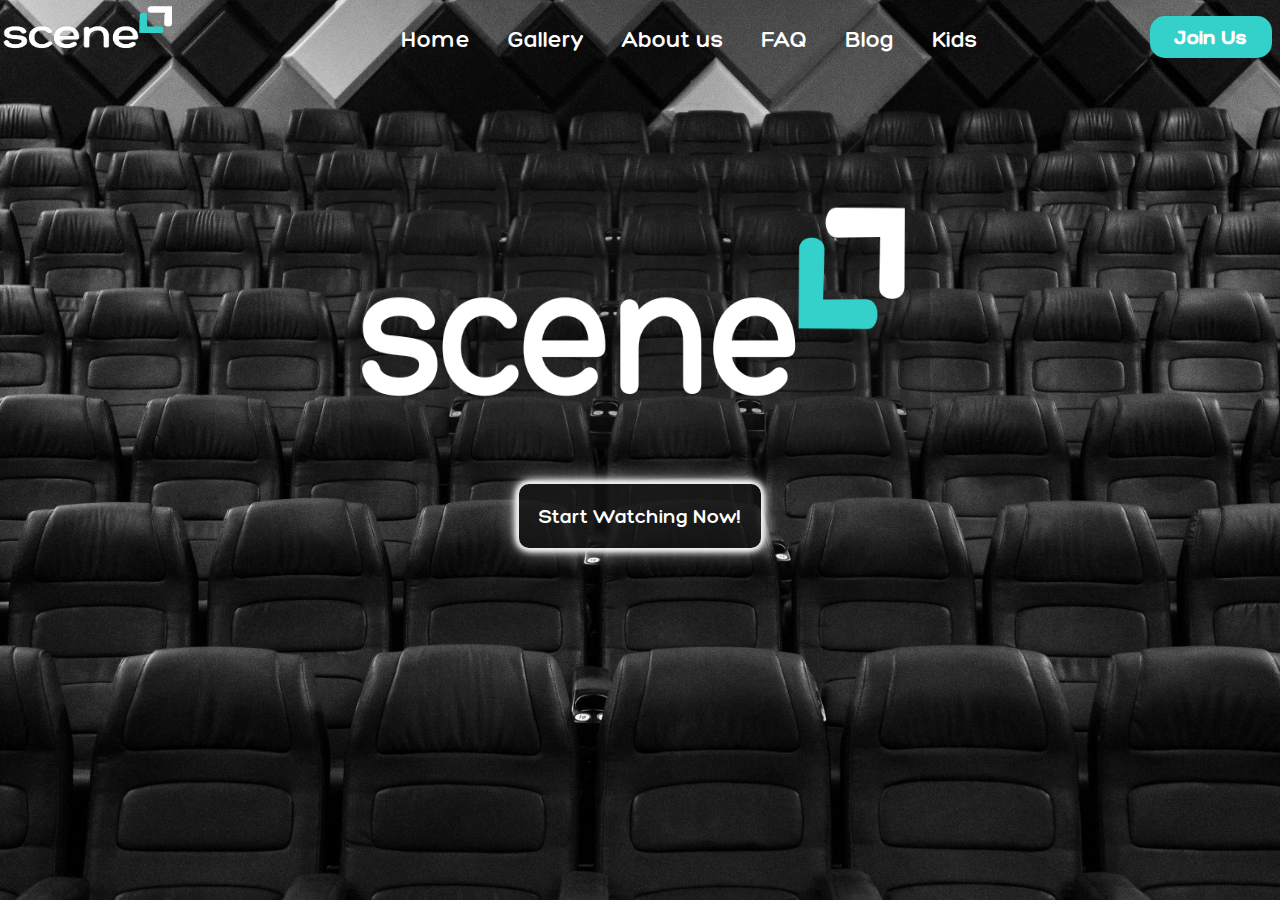
<file: index.html>
<!DOCTYPE html>
<html lang="en">
<head>
    <meta charset="UTF-8">
    <meta name="viewport" content="width=device-width, initial-scale=1.0">
    <title>scene</title>
    <link rel="stylesheet" href="style.css"> 
    <link rel="icon" href="logo.png" type="image/x-icon">
</head>
<body>

      <div class="div1">
      <!-- Nav - Start -->
      <div  >
            <div class="headerDiv">
                <div class="optionsDiv">
                    <a href="azam/homePage.html" class="options">Home</a>
                    <a href="ahmed/Gallery/gallery.html" class="options">Gallery</a>
                    <a href="Fadi/index.html" class="options">About us</a>
                    <a href="Fadi/faq.html" class="options">FAQ</a>
                    <a href="Fadi/blog.html" class="options">Blog</a>
                    <a href="azam/KidshomePage.html" class="options">Kids</a>
                    <div class="joinBtn">
                    <a href="ahmed/login/login+signup.html" class="sign" >Join Us</a>
                  </div>
                </div>
    
                <div class="logoDiv"><a href="azam/homePage.html">
                    <img src="header-logo.png" alt="" style="width: 180px; height: 60px;">
                  </a>
                  </div>
            </div>
      </div>
      <!-- Nav - End -->

      <div class="container">
            <div class="logoHome">
            <img src="logologo.png" alt="Logo">
            </div>
            <a href="azam/homePage.html">
            Start Watching Now!
            </a>
      </div>
</div>
</body>
</html>
</file>
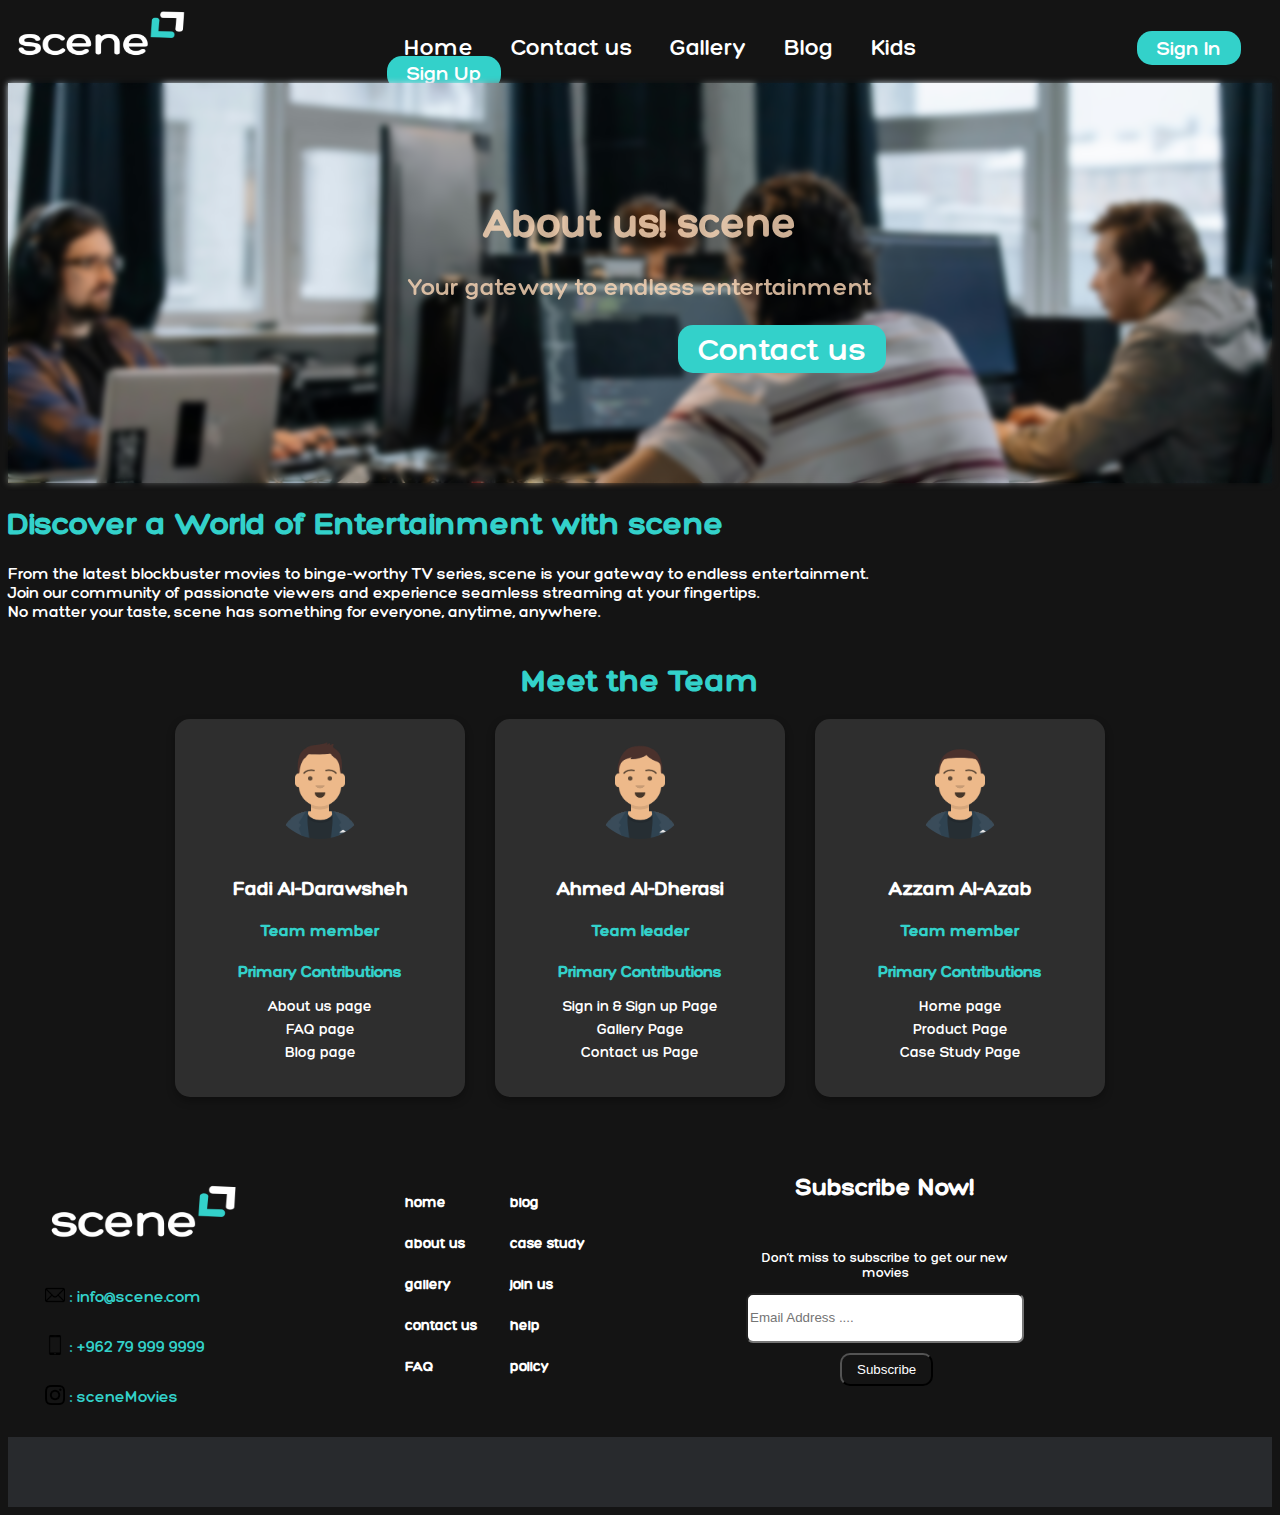
<file: Fadi/index.html>
<!DOCTYPE html>
<html lang="en">
<head>
    <meta charset="UTF-8">
    <meta name="viewport" content="width=device-width, initial-scale=1.0">
    <title>About us page</title>
    <link rel="stylesheet" href="styles.css">
    <link rel="icon" href="logo.png" type="image/x-icon">

</head>
<body>
    <!--Header div-->
   <!-- Nav - Start -->
   <div class="div1">
    <div class="headerDiv">
        <div class="optionsDiv">
            <a href="/azam/homePage.html" class="options">Home</a>
            <a href="/ahmed/contactus/contact.html" class="options">Contact us</a>
            <a href="/ahmed/Gallery/gallery.html" class="options">Gallery</a>
            <a href="/Fadi/blog.html" class="options">Blog</a>
            <a href="/azam/KidshomePage.html" class="options">Kids</a>
            <a href="/ahmed/login/login+signup.html" class="sign" style="margin-left: 200px; margin-right: 15px;">Sign In</a>
            <a href="/ahmed/login/login+signup.html" class="sign">Sign Up</a>
        </div>

        <div class="logoDiv">
            <img src="Images/logo.black.png" alt="" style="width: 180px; height: 60px;">
        </div>
    </div>
</div>
<!-- Nav - End -->

    <!--bgImg div-->
    <div class="bgImg-div" >
        <div class="innerTxt">
        <h1>About us! scene</h1>
        <p>Your gateway to endless entertainment</p>
      
        <a href="/ahmed/contactus/contact.html" id="btn1">Contact us</a>
      
        </div>

    </div>
    <!--txtDiv-->
        <div class="txt">
            <h1>Discover a World of Entertainment with scene</h1>
            <p> 
                From the latest blockbuster movies to binge-worthy TV series, scene is your gateway to endless entertainment.<br>
                 Join our community of passionate viewers and experience seamless streaming at your fingertips.<br>
                  No matter your taste, scene has something for everyone, anytime, anywhere.
                 </p>

        </div>
    <!--team members-->
    <div class="team-section">
        <h2>Meet the Team</h2>
        <div class="team-cards">
            <!-- Card 1 -->
            <div class="team-card">
                <img src="Images/avatar1.png" alt="Team Member 1" class="team-img">
                <h3>Fadi Al-Darawsheh</h3>
                <h4>Team member</h4>
                <h4>Primary Contributions</h4>
                <ul>
                    <li>About us page</li>
                    <li>FAQ page</li>
                    <li>Blog page</li>
                </ul>
                

            </div>
    
            <!-- Card 2 -->
            <div class="team-card">
                <img src="Images/avatar2.png" alt="Team Member 2" class="team-img">
                <h3>Ahmed Al-Dherasi</h3>
                <h4>Team leader</h4>
                <h4>Primary Contributions</h4>
                <ul>
                    <li>Sign in & Sign up  Page</li>
                    <li>  Gallery  Page </li>
                    <li>Contact us  Page</li>
                </ul>
            </div>
    
            <!-- Card 3 -->
            <div class="team-card">
                <img src="Images/avatar3.png" alt="Team Member 3" class="team-img">
                <h3>Azzam Al-Azab</h3>
                <h4>Team member</h4>
                <h4>Primary Contributions</h4>
                <ul>
                    <li>Home page</li>
                    <li>Product Page</li>
                    <li>Case Study Page</li>
                </ul>
            </div>
        </div>
    </div>
    
        <!-- Footer begin -->
      <footer>
        <div class="emptyDiv2Footer">
            <div class="moveDiv2Footer">
                <div class="lastDivFooter">
                    <div class="bigDivFooter">
                        <div class="footerLogoDivFooter"><a href="home">
                          <img class="footerLogoFooter" src="Images/logo.black.png" alt=""></a>
                        </div>
                        <br>
                        <div class="imageDivFooter"><img class="img1Footer" src="Images/mail.png" alt="">
                        </div>
                        <div class="imageDivRFooter">
                            <p class="ContactInfoStyle">: info@scene.com</p>
                        </div>
                        <div class="imageDivFooter"><img class="img1Footer" src="Images/smartphone-call.png" alt=""></div>
                        <div class="imageDivRFooter">
                            <p class="ContactInfoStyle">: +962 79 999 9999</p>
                        </div>
                        <div class="imageDivFooter"><img class="img1Footer" src="Images/instagram.png" alt="">
                        </div>
                        <div class="imageDivRFooter">
                            <p class="ContactInfoStyle">: sceneMovies</p>
                        </div>
                    </div>
                </div>
                <div class="lastDivFooter">
                    <div class="bigDivFooter">
                        <div class="footerOptionsDivFooter">
                            <a href="../azam/homePage.html" class="footerOptionsFooter">home</a>
                            <a href="index.html" class="footerOptionsFooter">about us</a>
                            <a href="../ahmed/Gallery/gallery.html" class="footerOptionsFooter">gallery</a>
                            <a href="../ahmed/contactus/contact.html" class="footerOptionsFooter">contact us</a>
                            <a href="faq.html" class="footerOptionsFooter">FAQ</a>
                        </div>
                        <div class="footerOptionsDivFooter">
                            <a href="blog.html" class="footerOptionsFooter">blog</a>
                            <a href="../azam/KidshomePage.html" class="footerOptionsFooter">case study</a>
                            <a href="../ahmed/login/login+signup.html" class="footerOptionsFooter">join us</a>
                            <a href="../ahmed/contactus/contact.html" class="footerOptionsFooter">help</a>
                            <a href="../ahmed/contactus/contact.html" class="footerOptionsFooter">policy</a>
                        </div>
                    </div>
                </div>

                <div style="width: 300px; height: 250px; float: left;">
                    <div style="width: 290px; height: 80px;">
                        <h2 class="h2Footer">Subscribe Now!</h2>
                    </div>
                    <div style="width: 290px; height: 140px; text-align: center;">
                        <p style="color: #ffffff; font-size: 13px; ">Don’t miss to subscribe to get our new movies</p>
                        <div style="height: 50px; text-align: center;">
                            <form action="">
                                <input type="text" placeholder="Email Address ...."
                                    style="padding-right: 95px; padding-top: 15px; padding-bottom: 16px; border-radius: 7px;">
                                
                                <div style="width: 290; height: 50px; padding-right: 260px ;">
                                    <input type="submit" value="Subscribe" class="submitFooter">
                                </div>
                            </form>
                        </div>
                    </div>
                </div>
            </div>
        </div>
    </footer>

    <div class="emptyDiv"></div>
        <!-- Footer end -->
        
    
</body>
</html>
</file>
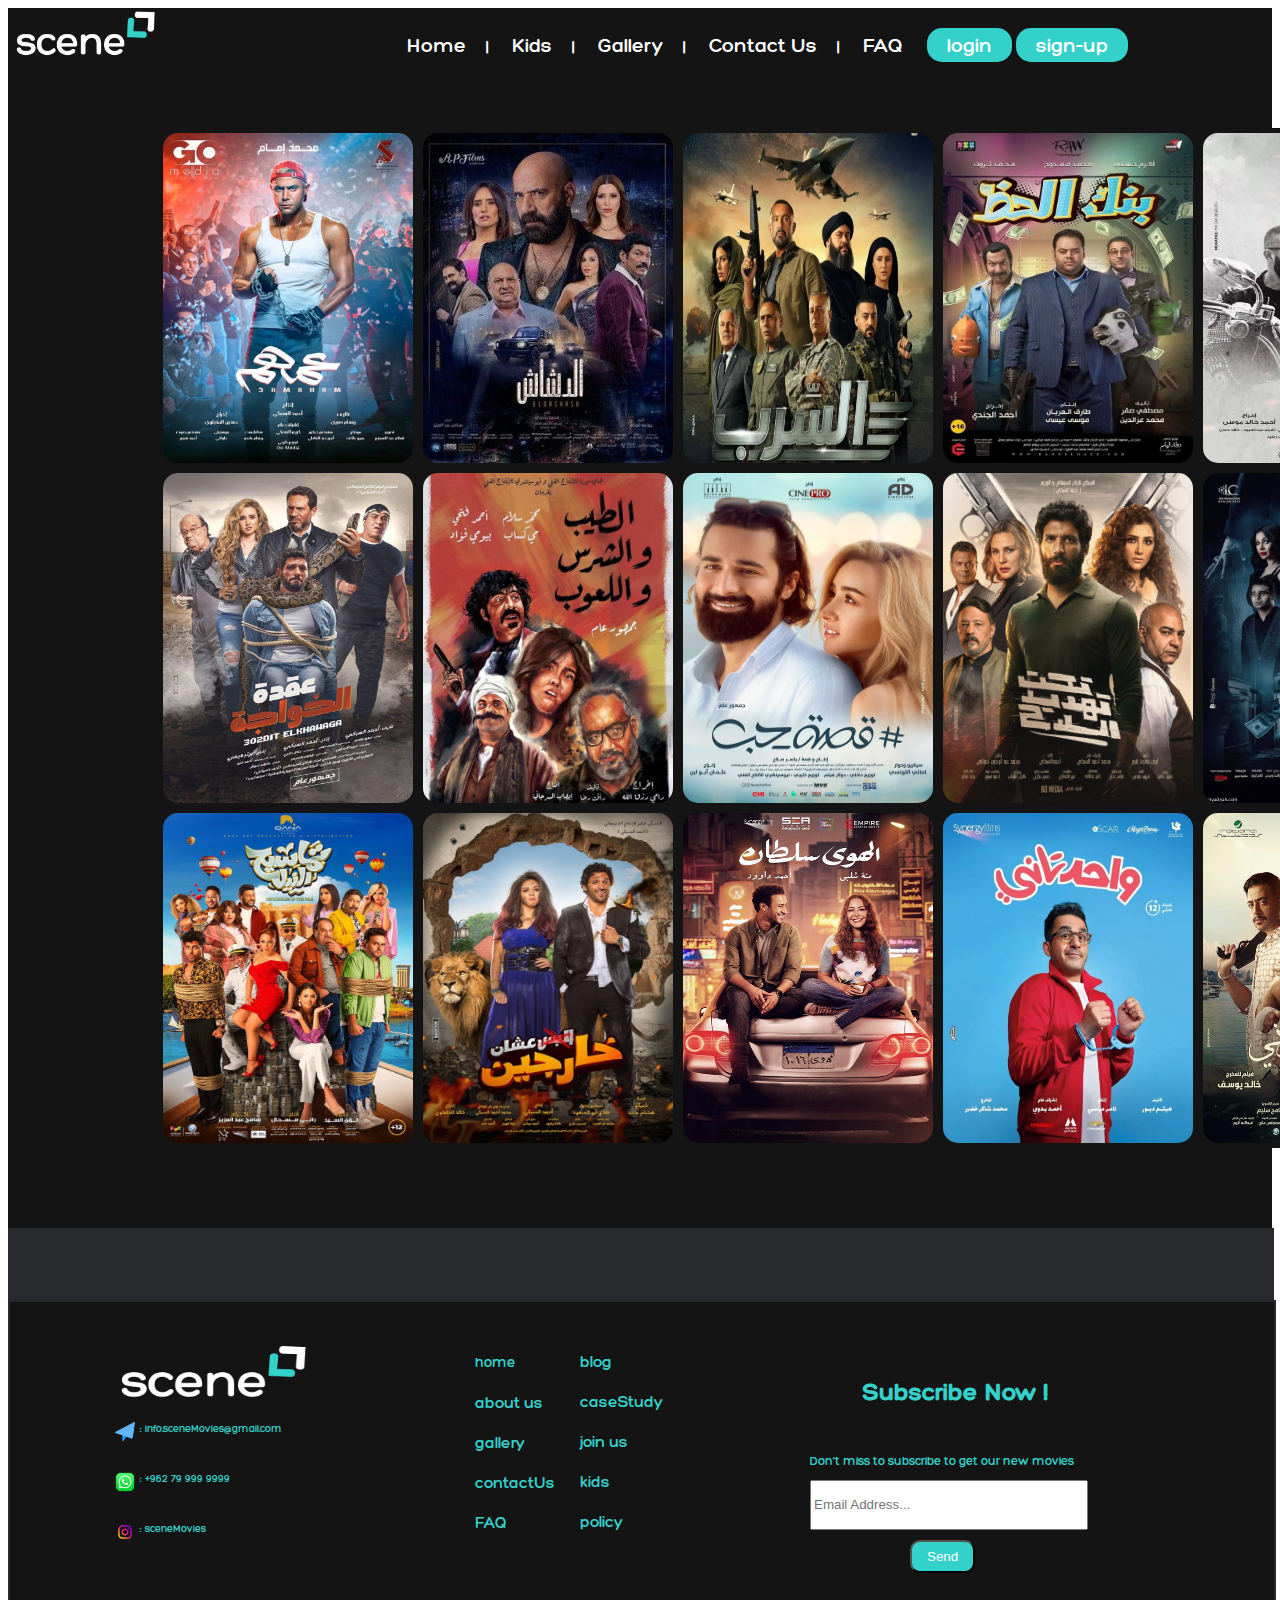
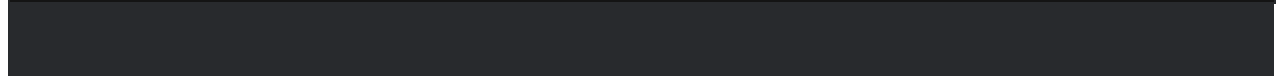
<file: azam/actionArabic.html>
<!DOCTYPE html>
<html lang="en">

<head>
    <meta charset="UTF-8">
    <meta name="viewport" content="width=device-width, initial-scale=1.0">
    <title>More Movies</title>
    <link rel="icon" href="images/titleLogo.png" type="image/x-icon">
    <link rel="stylesheet" href="actionArabic.css">
    <link rel="stylesheet" href="footer.css">
</head>

<body>

    <div class="div1">
        <div class="headerDiv">
            <div class="optionsDiv">
                <a href="homePage.html" class="options">Home</a>|
                <a href="KidshomePage.html" class="options">Kids</a>|
                <a href="../../ahmed/Gallery/gallery.html" class="options">Gallery</a>|
                <a href="../../ahmed/contactus/contact.html" class="options">Contact Us</a>|
                <a href="../Fadi/faq.html" class="options">FAQ</a>
                
                <a href="../../ahmed/login/login+signup.html" class="sign">login</a>
                <a href="../../ahmed/login/login+signup.html" class="sign">sign-up</a>
            </div>

            <div class="logoDiv"><a href="homePage.html">
                <img src="images/lastlogo.png" alt="" width="150px" height="60px">
            </a>
            </div>
        </div>


        <div class="filmsDiv2">
            <div class="moveDiv2">
                <div class="imagesDiv2">
                    <a href="product.html">
                        <img class="reduis2" src="images/sub1.jpg" alt="" width="250px" height="330px">
                    </a>
                </div>
                <div class="imagesDiv2">
                    <a href="product.html">
                        <img class="reduis2" src="images/sub2.jpg" alt="" width="250px" height="330px">
                    </a>
                </div>
                <div class="imagesDiv2">
                    <a href="">
                        <img class="reduis2" src="images/sub3.jpg" alt="" width="250px" height="330px">
                    </a>
                </div>
                <div class="imagesDiv2">
                    <a href="product.html">
                        <img class="reduis2" src="images/sub4.jpg" alt="" width="250px" height="330px">
                    </a>
                </div>
                <div class="imagesDiv2">
                    <a href="product.html">
                        <img class="reduis2" src="images/sub5.jpg" alt="" width="250px" height="330px">
                    </a>
                </div>
                <div class="imagesDiv2">
                    <a href="product.html">
                        <img class="reduis2" src="images/sub6.jpg" alt="" width="250px" height="330px">
                    </a>
                </div>
                <div class="imagesDiv2">
                    <a href="product.html">
                        <img class="reduis2" src="images/sub7.jpg" alt="" width="250px" height="330px">
                    </a>
                </div>
                <div class="imagesDiv2">
                    <a href="product.html">
                        <img class="reduis2" src="images/sub8.jpg" alt="" width="250px" height="330px">
                    </a>
                </div>
                <div class="imagesDiv2">
                    <a href="product.html">
                        <img class="reduis2" src="images/sub9.jpg" alt="" width="250px" height="330px">
                    </a>
                </div>
                <div class="imagesDiv2">
                    <a href="product.html">
                        <img class="reduis2" src="images/sub10.jpg" alt="" width="250px" height="330px">
                    </a>
                </div>
                <div class="imagesDiv2">
                    <a href="product.html">
                        <img class="reduis2" src="images/sub11.jpg" alt="" width="250px" height="330px">
                    </a>
                </div>
                <div class="imagesDiv2">
                    <a href="product.html">
                        <img class="reduis2" src="images/sub12.jpg" alt="" width="250px" height="330px">
                    </a>
                </div>
                <div class="imagesDiv2">
                    <a href="product.html">
                        <img class="reduis2" src="images/sub13.jpg" alt="" width="250px" height="330px">
                    </a>
                </div>
                <div class="imagesDiv2">
                    <a href="product.html">
                        <img class="reduis2" src="images/sub14.jpg" alt="" width="250px" height="330px">
                    </a>
                </div>
                <div class="imagesDiv2">
                    <a href="product.html">
                        <img class="reduis2" src="images/sub15.jpg" alt="" width="250px" height="330px">
                    </a>
                </div>
            </div>
        </div>

        <div class="emptyDiv"></div>

        <footer>
            <div class="emptyDiv2Footer">
                <div class="moveDiv2Footer">
                    <div class="lastDivFooter">
                        <div class="bigDivFooter">
                            <div class="footerLogoDivFooter"><img class="footerLogoFooter" src="images/lastlogo.png"
                                    alt="">
                            </div>
                            <div class="imageDivFooter"><img class="img1Footer" src="images/icons/paper-plane.png"
                                    alt="">
                            </div>
                            <div class="imageDivRFooter">
                                <p style="font-size: 10px;">: info.sceneMovies@gmail.com</p>
                            </div>
                            <div class="imageDivFooter"><img class="img1Footer" src="images/icons/logo.png" alt="">
                            </div>
                            <div class="imageDivRFooter">
                                <p style="font-size: 10px;">: +962 79 999 9999</p>
                            </div>
                            <div class="imageDivFooter"><img class="img1Footer" src="images/icons/instagram.png" alt="">
                            </div>
                            <div class="imageDivRFooter">
                                <p style="font-size: 10px;">: sceneMovies</p>
                            </div>
                        </div>
                    </div>
                    <div class="lastDivFooter">
                        <div class="bigDivFooter">
                            <div class="footerOptionsDivFooter">
                                <a href="interFace.html" class="footerOptionsFooter">home</a>
                                <a href="../Fadi/index.html" style="font-size: 16px;" class="footerOptionsFooter">about us</a>
                                <a href="../../ahmed/Gallery/gallery.html" style="font-size: 16px;" class="footerOptionsFooter">gallery</a>
                                <a href="../../ahmed/contactus/contact.html" style="font-size: 16px;" class="footerOptionsFooter">contactUs</a>
                                <a href="../Fadi/faq.html" style="font-size: 16px;" class="footerOptionsFooter">FAQ</a>
                            </div>
                            <div class="footerOptionsDivRFooter">
                                <a href="../../ahmed/Gallery/gallery.html" style="font-size: 16px;" class="footerOptionsFooter">blog</a>
                                <a href="../../ahmed/Gallery/gallery.html" style="font-size: 16px;" class="footerOptionsFooter">caseStudy</a>
                                <a style="font-size: 16px;" href="../../ahmed/login/login+signup.html" class="footerOptionsFooter">join us</a>
                                <a style="font-size: 16px;" href="KidshomePage.html" class="footerOptionsFooter">kids</a>
                                <a style="font-size: 16px;" href="../../ahmed/contactus/contact.html" class="footerOptionsFooter">policy</a>
                            </div>
                        </div>
                    </div>

                    <div style="width: 300px; height: 250px; float: left;">
                        <div style="width: 290px; height: 80px;">
                            <h2 class="h2Footer">Subscribe Now !</h2>
                        </div>
                        <div style="width: 290px; height: 140px;">
                            <p style="color: #33d1ca; font-size: 12px; ">Don’t miss to subscribe to get our new movies
                            </p>
                            <div style="width: 290px; height: 50px;">
                                <form action="">
                                    <input type="text" placeholder="Email Address..."
                                        style="padding-right: 95px; padding-top: 15px; padding-bottom: 16px; ">
                                    <div style="width: 290; height: 50px;">
                                        <input type="submit" value="Send" class="submitFooter">
                                </form>
                            </div>
                        </div>
                    </div>
                </div>
            </div>
        </footer>
        <div class="emptyDiv"></div>
</body>

</html>
</file>
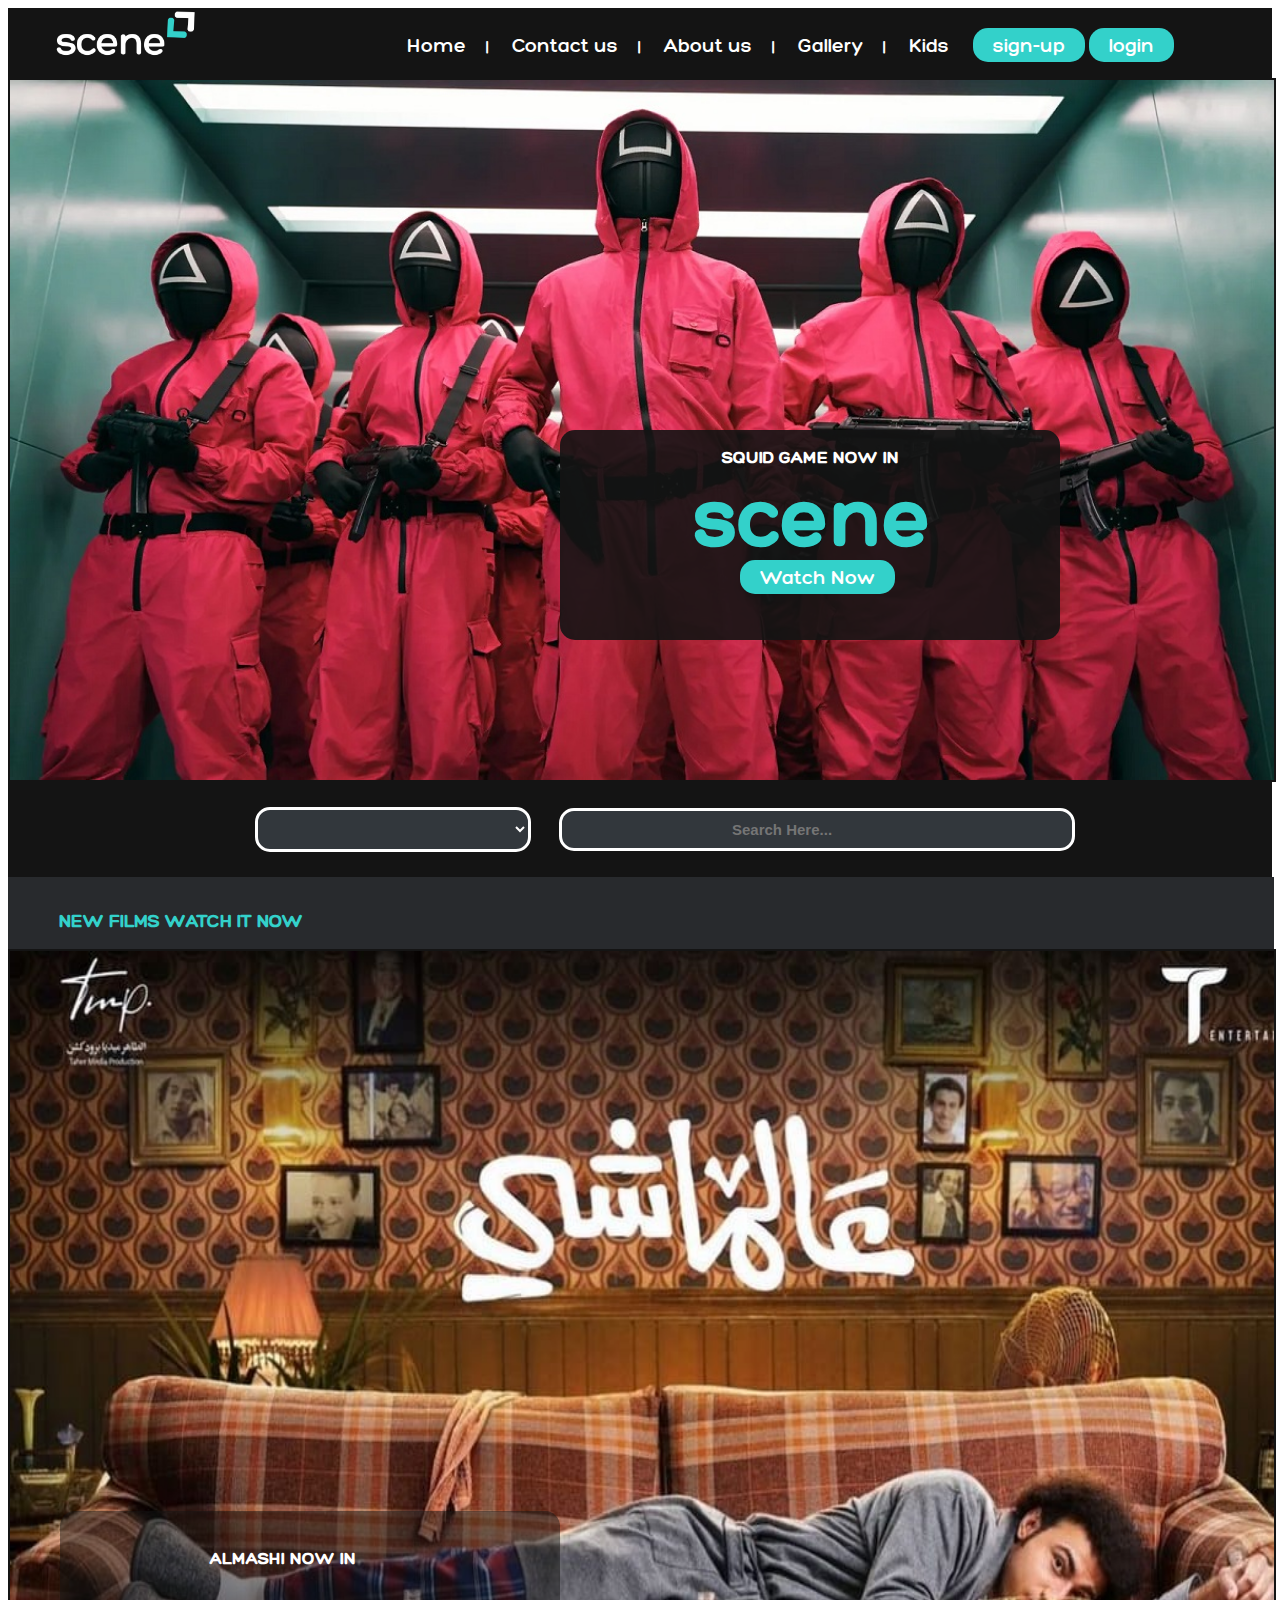
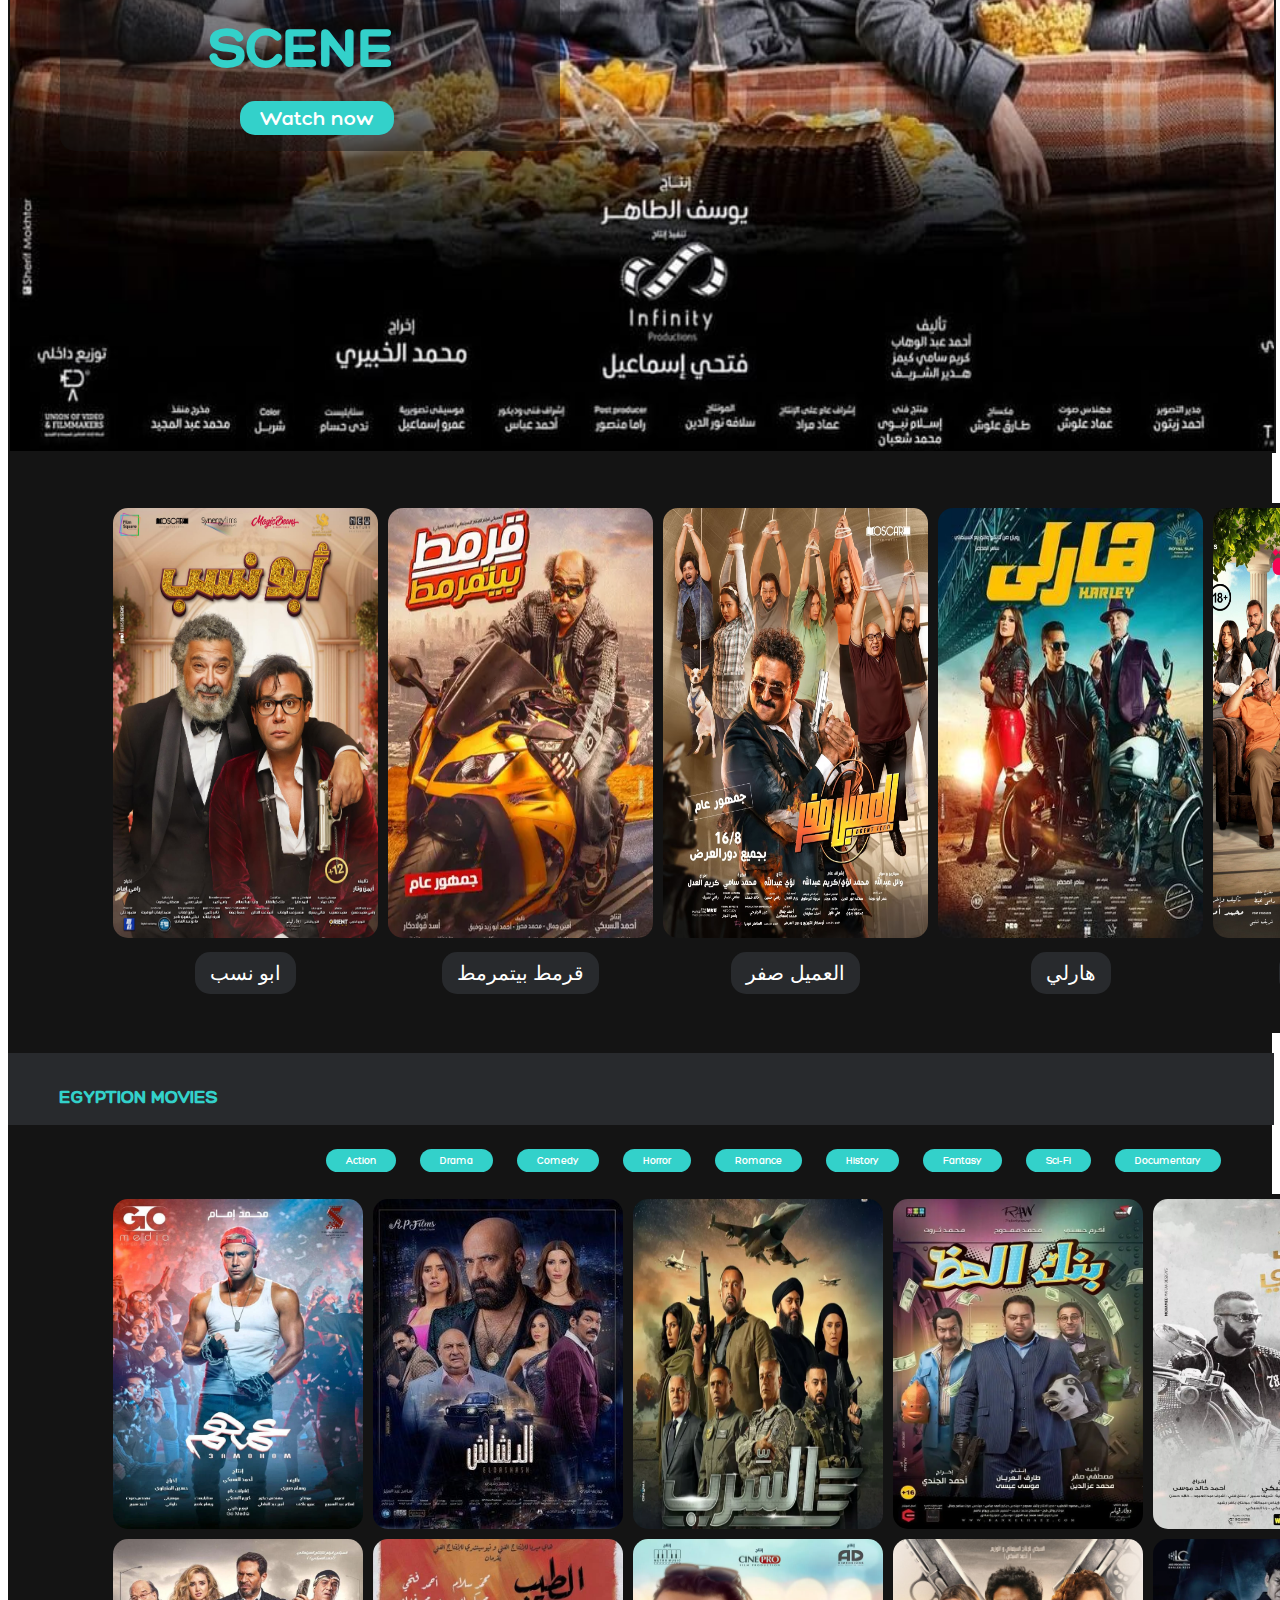
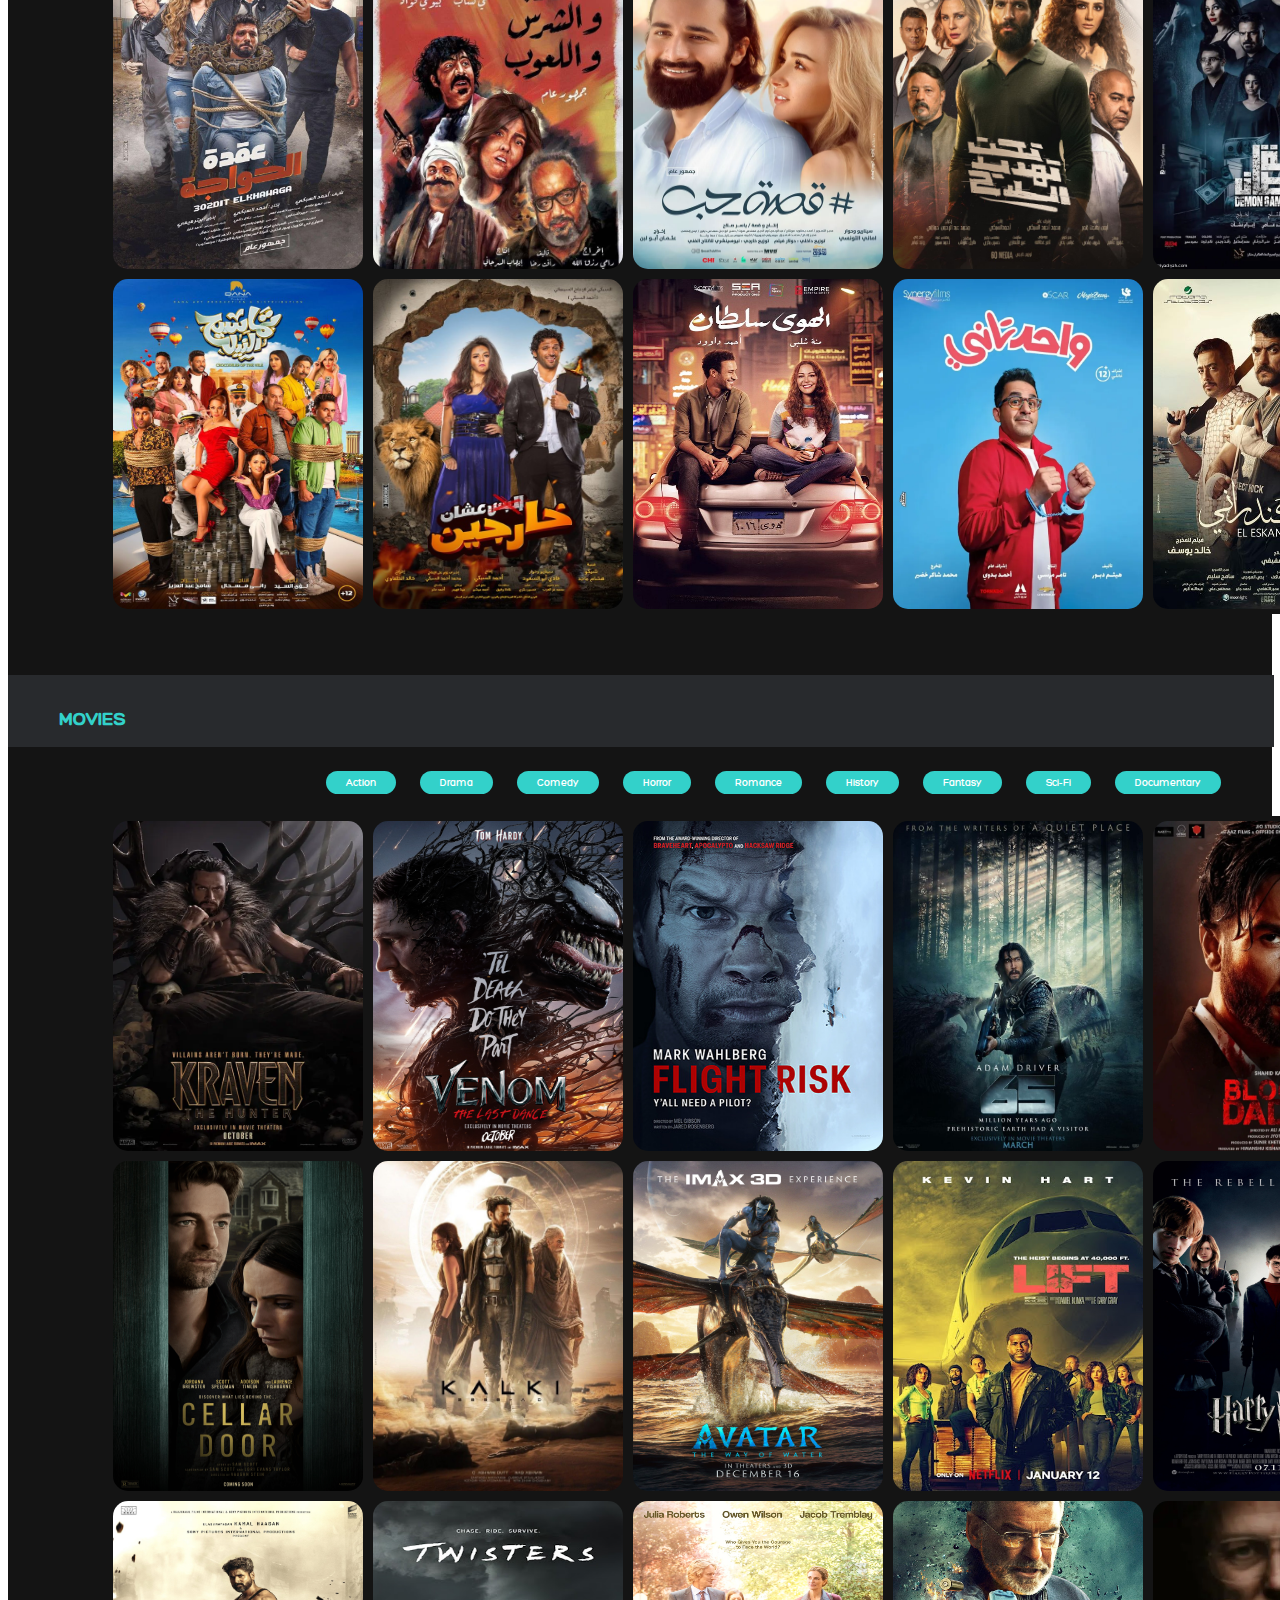
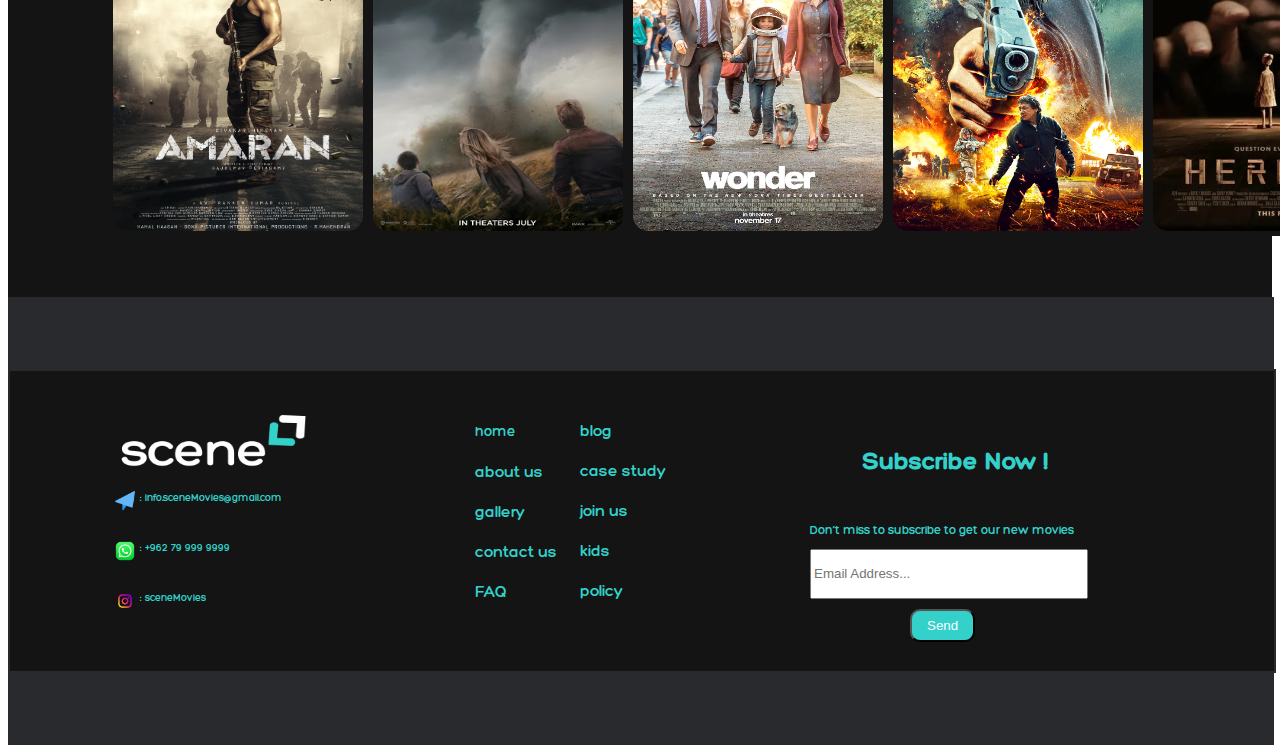
<file: azam/homePage.html>
<!DOCTYPE html>
<html lang="en">

<head>
    <meta charset="UTF-8">
    <meta name="viewport" content="width=device-width, initial-scale=1.0">
    <title>homePage</title>
    <link rel="icon" href="images/titleLogo.png" type="image/x-icon">
    <link rel="stylesheet" href="homePage.css">
    <link rel="stylesheet" href="footer.css">
</head>
<!--
<script>
    function mode() {
        var x = document.getElementById("select").value;

        if(x=="Light Mode"){
            document.getElementById("headerDiv").style.backgroundColor="#33d1ca";
            document.getElementById("bodyDiv").style.backgroundColor="#33d1ca";
            document.getElementById("blueBg").style.display="inline";
            document.getElementById("bg").style.backgroundColor="#141414";
            document.getElementById("bg2").style.backgroundColor="#141414";
            
            document.getElementById("bg").addEventListener("mouseover" ,function(){
                this.style.backgroundColor="white";
                this.style.color="#222"
            });
            document.getElementById("bg").addEventListener("mouseout" ,function(){
                this.style.backgroundColor="#141414";
                this.style.color="white"
            });
            document.getElementById("bg2").addEventListener("mouseover" ,function(){
                this.style.backgroundColor="white";
                this.style.color="#222"
            });
            document.getElementById("bg2").addEventListener("mouseout" ,function(){
                this.style.backgroundColor="#141414";
                this.style.color="white"
            });
            document.getElementById("aBg").addEventListener("mouseover" ,function(){
                this.style.backgroundColor="white";
                this.style.color="#222"
            });
            document.getElementById("aBg").addEventListener("mouseout" ,function(){
                this.style.backgroundColor="#33d1ca";
                this.style.color="white"
            });
            document.getElementById("aBg1").addEventListener("mouseover" ,function(){
                this.style.backgroundColor="white";
                this.style.color="#222"
            });
            document.getElementById("aBg1").addEventListener("mouseout" ,function(){
                this.style.backgroundColor="#33d1ca";
                this.style.color="white"
            });
            document.getElementById("aBg2").addEventListener("mouseover" ,function(){
                this.style.backgroundColor="white";
                this.style.color="#222"
            });
            document.getElementById("aBg2").addEventListener("mouseout" ,function(){
                this.style.backgroundColor="#33d1ca";
                this.style.color="white"
            });
            document.getElementById("aBg3").addEventListener("mouseover" ,function(){
                this.style.backgroundColor="white";
                this.style.color="#222"
            });
            document.getElementById("aBg3").addEventListener("mouseout" ,function(){
                this.style.backgroundColor="#33d1ca";
                this.style.color="white"
            });
            document.getElementById("aBg4").addEventListener("mouseover" ,function(){
                this.style.backgroundColor="white";
                this.style.color="#222"
            });
            document.getElementById("aBg4").addEventListener("mouseout" ,function(){
                this.style.backgroundColor="#33d1ca";
                this.style.color="white"
            });
            
        }
        else{

        }
    }
</script>
-->

<!--
<script>
    function mode() {
        var x = document.getElementById("select").value;

        if (x == "Light Mode") {
            const headerDiv = document.getElementById("headerDiv");
            const bodyDiv = document.getElementById("bodyDiv");
            const filmsDiv = document.getElementById("filmsDiv");
            const filmsDiv2 = document.getElementById("filmsDiv2");
            const filmsDiv3 = document.getElementById("filmsDiv3");
            const bgElements = [document.getElementById("bg"), document.getElementById("bg2")];
            const linkElements = document.querySelectorAll("#aBg, #aBg1, #aBg2, #aBg3, #aBg4");

            headerDiv.style.backgroundColor = "#33d1ca";
            bodyDiv.style.backgroundColor = "#33d1ca";
            filmsDiv.style.backgroundColor = "#33d1ca";
            filmsDiv2.style.backgroundColor = "#33d1ca";
            filmsDiv3.style.backgroundColor = "#33d1ca";
            document.getElementById("blueBg").style.display = "inline";
            document.getElementById("blackBg").style.display = "none";

            bgElements.forEach(bg => {
                bg.style.backgroundColor = "#141414";
                bg.addEventListener("mouseover", function () {
                    this.style.backgroundColor = "white";
                    this.style.color = "#222";
                });
                bg.addEventListener("mouseout", function () {
                    this.style.backgroundColor = "#141414";
                    this.style.color = "white";
                });
            });

            linkElements.forEach(link => {
                link.style.backgroundColor = "#33d1ca";
                link.addEventListener("mouseover", function () {
                    this.style.backgroundColor = "white";
                    this.style.color = "#222";
                });
                link.addEventListener("mouseout", function () {
                    this.style.backgroundColor = "#33d1ca";
                    this.style.color = "white";
                });
            });
        }

        else {
            const headerDiv = document.getElementById("headerDiv");
            const bodyDiv = document.getElementById("bodyDiv");
            const filmsDiv = document.getElementById("filmsDiv");
            const filmsDiv2 = document.getElementById("filmsDiv2");
            const filmsDiv3 = document.getElementById("filmsDiv3");
            const bgElements = [document.getElementById("bg"), document.getElementById("bg2")];
            const linkElements = document.querySelectorAll("#aBg, #aBg1, #aBg2, #aBg3, #aBg4");
            
            headerDiv.style.backgroundColor = "";
            bodyDiv.style.backgroundColor = "";
            filmsDiv.style.backgroundColor = "";
            filmsDiv2.style.backgroundColor = "";
            filmsDiv3.style.backgroundColor = "";
            document.getElementById("blackBg").style.display = "inline";
            document.getElementById("blueBg").style.display = "none";

            bgElements.forEach(bg => {
                bg.style.backgroundColor = "";
                bg.style.color = "";
                bg.addEventListener("mouseover", function () {
                    this.style.backgroundColor = "";
                    this.style.color = "";
                });
                bg.addEventListener("mouseout", function () {
                    this.style.backgroundColor = "";
                    this.style.color = "";
                });
            });


            linkElements.forEach(link => {
                link.style.backgroundColor = "";
                link.style.color = "";
                link.addEventListener("mouseover", function () {
                    this.style.backgroundColor = "";
                    this.style.color = "";
                });
                link.addEventListener("mouseout", function () {
                    this.style.backgroundColor = "";
                    this.style.color = "";
                });
            });
        }
    }
</script>
-->

<script>
    function mode() {
        var x = document.getElementById("select").value;

        // Save the selected mode to localStorage
        localStorage.setItem("selectedMode", x);

        if (x == "Light Mode") {
            applyLightMode();
        } else {
            applyDefaultMode();
        }
    }

    function applyLightMode() {
        const headerDiv = document.getElementById("headerDiv");
        const bodyDiv = document.getElementById("bodyDiv");
        const filmsDiv = document.getElementById("filmsDiv");
        const filmsDiv2 = document.getElementById("filmsDiv2");
        const filmsDiv3 = document.getElementById("filmsDiv3");
        const bgElements = [document.getElementById("bg"), document.getElementById("bg2")];
        const linkElements = document.querySelectorAll("#aBg, #aBg1, #aBg2, #aBg3, #aBg4");

        headerDiv.style.backgroundColor = "#33d1ca";
        bodyDiv.style.backgroundColor = "#33d1ca";
        filmsDiv.style.backgroundColor = "#33d1ca";
        filmsDiv2.style.backgroundColor = "#33d1ca";
        filmsDiv3.style.backgroundColor = "#33d1ca";
        document.getElementById("blueBg").style.display = "inline";
        document.getElementById("blackBg").style.display = "none";

        bgElements.forEach(bg => {
            bg.style.backgroundColor = "#141414";
            bg.addEventListener("mouseover", function () {
                this.style.backgroundColor = "white";
                this.style.color = "#222";
            });
            bg.addEventListener("mouseout", function () {
                this.style.backgroundColor = "#141414";
                this.style.color = "white";
            });
        });

        linkElements.forEach(link => {
            link.style.backgroundColor = "#33d1ca";
            link.addEventListener("mouseover", function () {
                this.style.backgroundColor = "white";
                this.style.color = "#222";
            });
            link.addEventListener("mouseout", function () {
                this.style.backgroundColor = "#33d1ca";
                this.style.color = "white";
            });
        });
    }

    function applyDefaultMode() {
        const headerDiv = document.getElementById("headerDiv");
        const bodyDiv = document.getElementById("bodyDiv");
        const filmsDiv = document.getElementById("filmsDiv");
        const filmsDiv2 = document.getElementById("filmsDiv2");
        const filmsDiv3 = document.getElementById("filmsDiv3");
        const bgElements = [document.getElementById("bg"), document.getElementById("bg2")];
        const linkElements = document.querySelectorAll("#aBg, #aBg1, #aBg2, #aBg3, #aBg4");

        headerDiv.style.backgroundColor = "";
        bodyDiv.style.backgroundColor = "";
        filmsDiv.style.backgroundColor = "";
        filmsDiv2.style.backgroundColor = "";
        filmsDiv3.style.backgroundColor = "";
        document.getElementById("blackBg").style.display = "inline";
        document.getElementById("blueBg").style.display = "none";

        bgElements.forEach(bg => {
            bg.style.backgroundColor = "";
            bg.style.color = "";
            bg.addEventListener("mouseover", function () {
                this.style.backgroundColor = "";
                this.style.color = "";
            });
            bg.addEventListener("mouseout", function () {
                this.style.backgroundColor = "";
                this.style.color = "";
            });
        });

        linkElements.forEach(link => {
            link.style.backgroundColor = "";
            link.style.color = "";
            link.addEventListener("mouseover", function () {
                this.style.backgroundColor = "";
                this.style.color = "";
            });
            link.addEventListener("mouseout", function () {
                this.style.backgroundColor = "";
                this.style.color = "";
            });
        });
    }

    window.onload = function () {
        const savedMode = localStorage.getItem("selectedMode");
        if (savedMode === "Light Mode") {
            applyLightMode();
            document.getElementById("select").value = "Light Mode"; 
        } else {
            applyDefaultMode();
            document.getElementById("select").value = "Default"; 
        }
    };
</script>


<body>
    <div class="div1">
        <div id="headerDiv">
            <div class="optionsDiv">
                <a href="homePage.html" id="aBg" class="options">Home</a>|
                <a href="../../ahmed/contactus/contact.html" id="aBg1" class="options">Contact us</a>|
                <a href="../Fadi/index.html" id="aBg2" class="options">About us</a>|
                <a href="../../ahmed/Gallery/gallery.html" id="aBg3" class="options">Gallery</a>|
                <a href="KidshomePage.html" id="aBg4" class="options">Kids</a>
                <a href="../../ahmed/login/login+signup.html" id="bg" class="sign">sign-up</a>
                <a href="../../ahmed/login/login+signup.html" id="bg2" class="sign">login</a>
            </div>

            <div class="logoDiv"><a href="homePage.html">
                    <img id="blackBg" src="images/lastlogo.png" alt="" width="150px" height="60px">
                    <img style="display: none;" id="blueBg" src="kidsImages/logo-blue-background.png" alt=""
                        width="150px" height="60px">
                </a>
            </div>
        </div>

        <div class="interfaceImageDiv">
            <div class="inImageDiv">
                <h2 class="inImage">squid game now in <br>
                </h2><span class="inImageSpan">Scene</span>
                <a href="product.html" class="inImagesign">Watch Now</a>
            </div>
        </div>

        <div class="bodyDiv">
            <div id="bodyDiv">
                <select name="color" id="select" onchange="mode()">
                    <option value="Dark Mode">Dark Mode</option>
                    <option value="Light Mode">Light Mode</option>
                </select>&nbsp;&nbsp;&nbsp;&nbsp;&nbsp;&nbsp;
                <input id="select" type="search" placeholder="Search here..." size="35">
            </div>

            <div class="emptyDiv">
                <h3 class="h3">New Films Watch it now</h3>
            </div>

            <div class="interfaceImageDiv2">
                <div class="inImageDiv2">
                    <h2 class="inImage2">almashi now in</h2>
                    <h2><span class="inImageSpan2">Scene</span>
                    </h2>
                    <a href="product.html" class="inImagesign2">Watch now</a>
                </div>
            </div>

            <div id="filmsDiv">
                <div class="moveDiv">
                    <div class="imagesDiv">
                        <a href="product.html">
                            <img class="reduis" src="images/film2.jpg" alt="" width="265px" height="430px">
                        </a><br><br>
                        <a href="product.html" class="p">ابو نسب</a>
                    </div>
                    <div class="imagesDiv">
                        <a href="product.html">
                            <img class="reduis" src="images/film6.jpg" alt="" width="265px" height="430px">
                        </a><br><br>
                        <a href="product.html" class="p">قرمط بيتمرمط</a>
                    </div>
                    <div class="imagesDiv">
                        <a href="product.html">
                            <img class="reduis" src="images/film4.jpg" alt="" width="265px" height="430px">
                        </a><br><br>
                        <a href="" class="p">العميل صفر</a>
                    </div>
                    <div class="imagesDiv">
                        <a href="product.html">
                            <img class="reduis" src="images/film5.jpg" alt="" width="265px" height="430px">
                        </a><br><br>
                        <a href="product.html" class="p">هارلي</a>
                    </div>
                    <div class="imagesDiv">
                        <a href="">
                            <img class="reduis" src="images/film7.jpg" alt="" width="265px" height="430px">
                        </a><br><br>
                        <a href="product.html" class="p">اصل الحكاية</a>
                    </div>
                </div>
            </div>

            <div class="emptyDiv">
                <div style="width: 350px; float: left; height: 70px;">
                    <h3 class="h3">Egyption movies</h3>
                </div>
                <div class="movieOptionsDiv">
                    <div style="margin-top: 25px;">
                        <a href="actionArabic.html" id="" class="movieOptions">action</a>
                        <a href="actionArabic.html" id="" class="movieOptions">drama</a>
                        <a href="actionArabic.html" id="" class="movieOptions">comedy</a>
                        <a href="actionArabic.html" id="" class="movieOptions">horror</a>
                        <a href="actionArabic.html" id="" class="movieOptions">Romance</a>
                        <a href="actionArabic.html" id="" class="movieOptions">history</a>
                        <a href="actionArabic.html" id="" class="movieOptions">fantasy</a>
                        <a href="actionArabic.html" id="" class="movieOptions">Sci-fi</a>
                        <a href="actionArabic.html" id="" class="movieOptions">documentary</a>
                    </div>
                </div>
            </div>

            <div id="filmsDiv2">
                <div class="moveDiv2">
                    <div class="imagesDiv2">
                        <a href="product.html">
                            <img class="reduis2" src="images/sub1.jpg" alt="" width="250px" height="330px">
                        </a>
                    </div>
                    <div class="imagesDiv2">
                        <a href="product.html">
                            <img class="reduis2" src="images/sub2.jpg" alt="" width="250px" height="330px">
                        </a>
                    </div>
                    <div class="imagesDiv2">
                        <a href="product.html">
                            <img class="reduis2" src="images/sub3.jpg" alt="" width="250px" height="330px">
                        </a>
                    </div>
                    <div class="imagesDiv2">
                        <a href="product.html">
                            <img class="reduis2" src="images/sub4.jpg" alt="" width="250px" height="330px">
                        </a>
                    </div>
                    <div class="imagesDiv2">
                        <a href="product.html">
                            <img class="reduis2" src="images/sub5.jpg" alt="" width="250px" height="330px">
                        </a>
                    </div>
                    <div class="imagesDiv2">
                        <a href="product.html">
                            <img class="reduis2" src="images/sub6.jpg" alt="" width="250px" height="330px">
                        </a>
                    </div>
                    <div class="imagesDiv2">
                        <a href="product.html">
                            <img class="reduis2" src="images/sub7.jpg" alt="" width="250px" height="330px">
                        </a>
                    </div>
                    <div class="imagesDiv2">
                        <a href="product.html">
                            <img class="reduis2" src="images/sub8.jpg" alt="" width="250px" height="330px">
                        </a>
                    </div>
                    <div class="imagesDiv2">
                        <a href="product.html">
                            <img class="reduis2" src="images/sub9.jpg" alt="" width="250px" height="330px">
                        </a>
                    </div>
                    <div class="imagesDiv2">
                        <a href="product.html">
                            <img class="reduis2" src="images/sub10.jpg" alt="" width="250px" height="330px">
                        </a>
                    </div>
                    <div class="imagesDiv2">
                        <a href="product.html">
                            <img class="reduis2" src="images/sub11.jpg" alt="" width="250px" height="330px">
                        </a>
                    </div>
                    <div class="imagesDiv2">
                        <a href="product.html">
                            <img class="reduis2" src="images/sub12.jpg" alt="" width="250px" height="330px">
                        </a>
                    </div>
                    <div class="imagesDiv2">
                        <a href="product.html">
                            <img class="reduis2" src="images/sub13.jpg" alt="" width="250px" height="330px">
                        </a>
                    </div>
                    <div class="imagesDiv2">
                        <a href="product.html">
                            <img class="reduis2" src="images/sub14.jpg" alt="" width="250px" height="330px">
                        </a>
                    </div>
                    <div class="imagesDiv2">
                        <a href="product.html">
                            <img class="reduis2" src="images/sub15.jpg" alt="" width="250px" height="330px">
                        </a>
                    </div>
                </div>
            </div>
            <div class="emptyDiv">
                <div style="width: 350px; float: left; height: 70px;">
                    <h3 class="h3">movies</h3>
                </div>
                <div class="movieOptionsDiv">
                    <div style="margin-top: 25px;">
                        <a href="actionArabic.html" class="movieOptions">action</a>
                        <a href="actionArabic.html" class="movieOptions">drama</a>
                        <a href="actionArabic.html" class="movieOptions">comedy</a>
                        <a href="actionArabic.html" class="movieOptions">horror</a>
                        <a href="actionArabic.html" class="movieOptions">Romance</a>
                        <a href="actionArabic.html" class="movieOptions">history</a>
                        <a href="actionArabic.html" class="movieOptions">fantasy</a>
                        <a href="actionArabic.html" class="movieOptions">Sci-fi</a>
                        <a href="actionArabic.html" class="movieOptions">documentary</a>
                    </div>
                </div>
            </div>

            <div id="filmsDiv3">
                <div class="moveDiv2">
                    <div class="imagesDiv2">
                        <a href="product.html">
                            <img class="reduis2" src="images/imageMovies/mo1.jpg" alt="" width="250px" height="330px">
                        </a>
                    </div>
                    <div class="imagesDiv2">
                        <a href="product.html">
                            <img class="reduis2" src="images/imageMovies/mo2.jpg" alt="" width="250px" height="330px">
                        </a>
                    </div>
                    <div class="imagesDiv2">
                        <a href="product.html">
                            <img class="reduis2" src="images/imageMovies/mo3.jpg" alt="" width="250px" height="330px">
                        </a>
                    </div>
                    <div class="imagesDiv2">
                        <a href="product.html">
                            <img class="reduis2" src="images/imageMovies/mo4.jpg" alt="" width="250px" height="330px">
                        </a>
                    </div>
                    <div class="imagesDiv2">
                        <a href="product.html">
                            <img class="reduis2" src="images/imageMovies/mo5.jpg" alt="" width="250px" height="330px">
                        </a>
                    </div>
                    <div class="imagesDiv2">
                        <a href="product.html">
                            <img class="reduis2" src="images/imageMovies/mo6.png" alt="" width="250px" height="330px">
                        </a>
                    </div>
                    <div class="imagesDiv2">
                        <a href="product.html">
                            <img class="reduis2" src="images/imageMovies/mo7.jpg" alt="" width="250px" height="330px">
                        </a>
                    </div>
                    <div class="imagesDiv2">
                        <a href="product.html">
                            <img class="reduis2" src="images/imageMovies/mo8.jpg" alt="" width="250px" height="330px">
                        </a>
                    </div>
                    <div class="imagesDiv2">
                        <a href="product.html">
                            <img class="reduis2" src="images/imageMovies/mo9.jpg" alt="" width="250px" height="330px">
                        </a>
                    </div>
                    <div class="imagesDiv2">
                        <a href="product.html">
                            <img class="reduis2" src="images/imageMovies/mo10.jpg" alt="" width="250px" height="330px">
                        </a>
                    </div>
                    <div class="imagesDiv2">
                        <a href="product.html">
                            <img class="reduis2" src="images/imageMovies/mo11.jpg" alt="" width="250px" height="330px">
                        </a>
                    </div>
                    <div class="imagesDiv2">
                        <a href="product.html">
                            <img class="reduis2" src="images/imageMovies/mo12.jpg" alt="" width="250px" height="330px">
                        </a>
                    </div>
                    <div class="imagesDiv2">
                        <a href="product.html">
                            <img class="reduis2" src="images/imageMovies/mo13.jpg" alt="" width="250px" height="330px">
                        </a>
                    </div>
                    <div class="imagesDiv2">
                        <a href="product.html">
                            <img class="reduis2" src="images/imageMovies/mo14.jpg" alt="" width="250px" height="330px">
                        </a>
                    </div>
                    <div class="imagesDiv2">
                        <a href="product.html">
                            <img class="reduis2" src="images/imageMovies/mo15.jpg" alt="" width="250px" height="330px">
                        </a>
                    </div>
                </div>
            </div>

            <div class="emptyDiv"></div>


            <footer>
                <div class="emptyDiv2Footer">
                    <div class="moveDiv2Footer">
                        <div class="lastDivFooter">
                            <div class="bigDivFooter">
                                <div class="footerLogoDivFooter"><img class="footerLogoFooter" src="images/lastlogo.png"
                                        alt="">
                                </div>
                                <div class="imageDivFooter"><img class="img1Footer" src="images/icons/paper-plane.png"
                                        alt="">
                                </div>
                                <div class="imageDivRFooter">
                                    <p style="font-size: 10px;">: info.sceneMovies@gmail.com</p>
                                </div>
                                <div class="imageDivFooter"><img class="img1Footer" src="images/icons/logo.png" alt="">
                                </div>
                                <div class="imageDivRFooter">
                                    <p style="font-size: 10px;">: +962 79 999 9999</p>
                                </div>
                                <div class="imageDivFooter"><img class="img1Footer" src="images/icons/instagram.png"
                                        alt="">
                                </div>
                                <div class="imageDivRFooter">
                                    <p style="font-size: 10px;">: sceneMovies</p>
                                </div>
                            </div>
                        </div>
                        <div class="lastDivFooter">
                            <div class="bigDivFooter">
                                <div class="footerOptionsDivFooter">
                                    <a href="homePage.html" class="footerOptionsFooter">home</a>
                                    <a href="../Fadi/index.html" style="font-size: 16px;"
                                        class="footerOptionsFooter">about&nbsp;us</a>
                                    <a href="../../ahmed/Gallery/gallery.html" style="font-size: 16px;"
                                        class="footerOptionsFooter">gallery</a>
                                    <a href="../../ahmed/contactus/contact.html" style="font-size: 16px;"
                                        class="footerOptionsFooter">contact&nbsp;us</a>
                                    <a href="../Fadi/faq.html" style="font-size: 16px;"
                                        class="footerOptionsFooter">FAQ</a>
                                </div>
                                <div class="footerOptionsDivRFooter">
                                    <a href="../Fadi/blog.html" style="font-size: 16px;"
                                        class="footerOptionsFooter">blog</a>
                                    <a href="../../ahmed/Gallery/gallery.html" style="font-size: 16px;"
                                        class="footerOptionsFooter">case&nbsp;study</a>
                                    <a style="font-size: 16px;" href="../../ahmed/login/login+signup.html"
                                        class="footerOptionsFooter">join&nbsp;us</a>
                                    <a style="font-size: 16px;" href="KidshomePage.css"
                                        class="footerOptionsFooter">kids</a>
                                    <a style="font-size: 16px;" href="../../ahmed/contactus/contact.html"
                                        class="footerOptionsFooter">policy</a>
                                </div>
                            </div>
                        </div>

                        <div style="width: 300px; height: 250px; float: left;">
                            <div style="width: 290px; height: 80px;">
                                <h2 class="h2Footer">Subscribe Now !</h2>
                            </div>
                            <div style="width: 290px; height: 140px;">
                                <p style="color: #33d1ca; font-size: 12px; ">Don’t miss to subscribe to get our new
                                    movies
                                </p>
                                <div style="width: 290px; height: 50px;">
                                    <form action="">
                                        <input type="text" placeholder="Email Address..."
                                            style="padding-right: 95px; padding-top: 15px; padding-bottom: 16px; ">
                                        <div style="width: 290; height: 50px;">
                                            <input type="submit" value="Send" class="submitFooter">
                                    </form>
                                </div>
                            </div>
                        </div>
                    </div>
                </div>
            </footer>
            <div class="emptyDiv"></div>
</body>

</html>
</file>
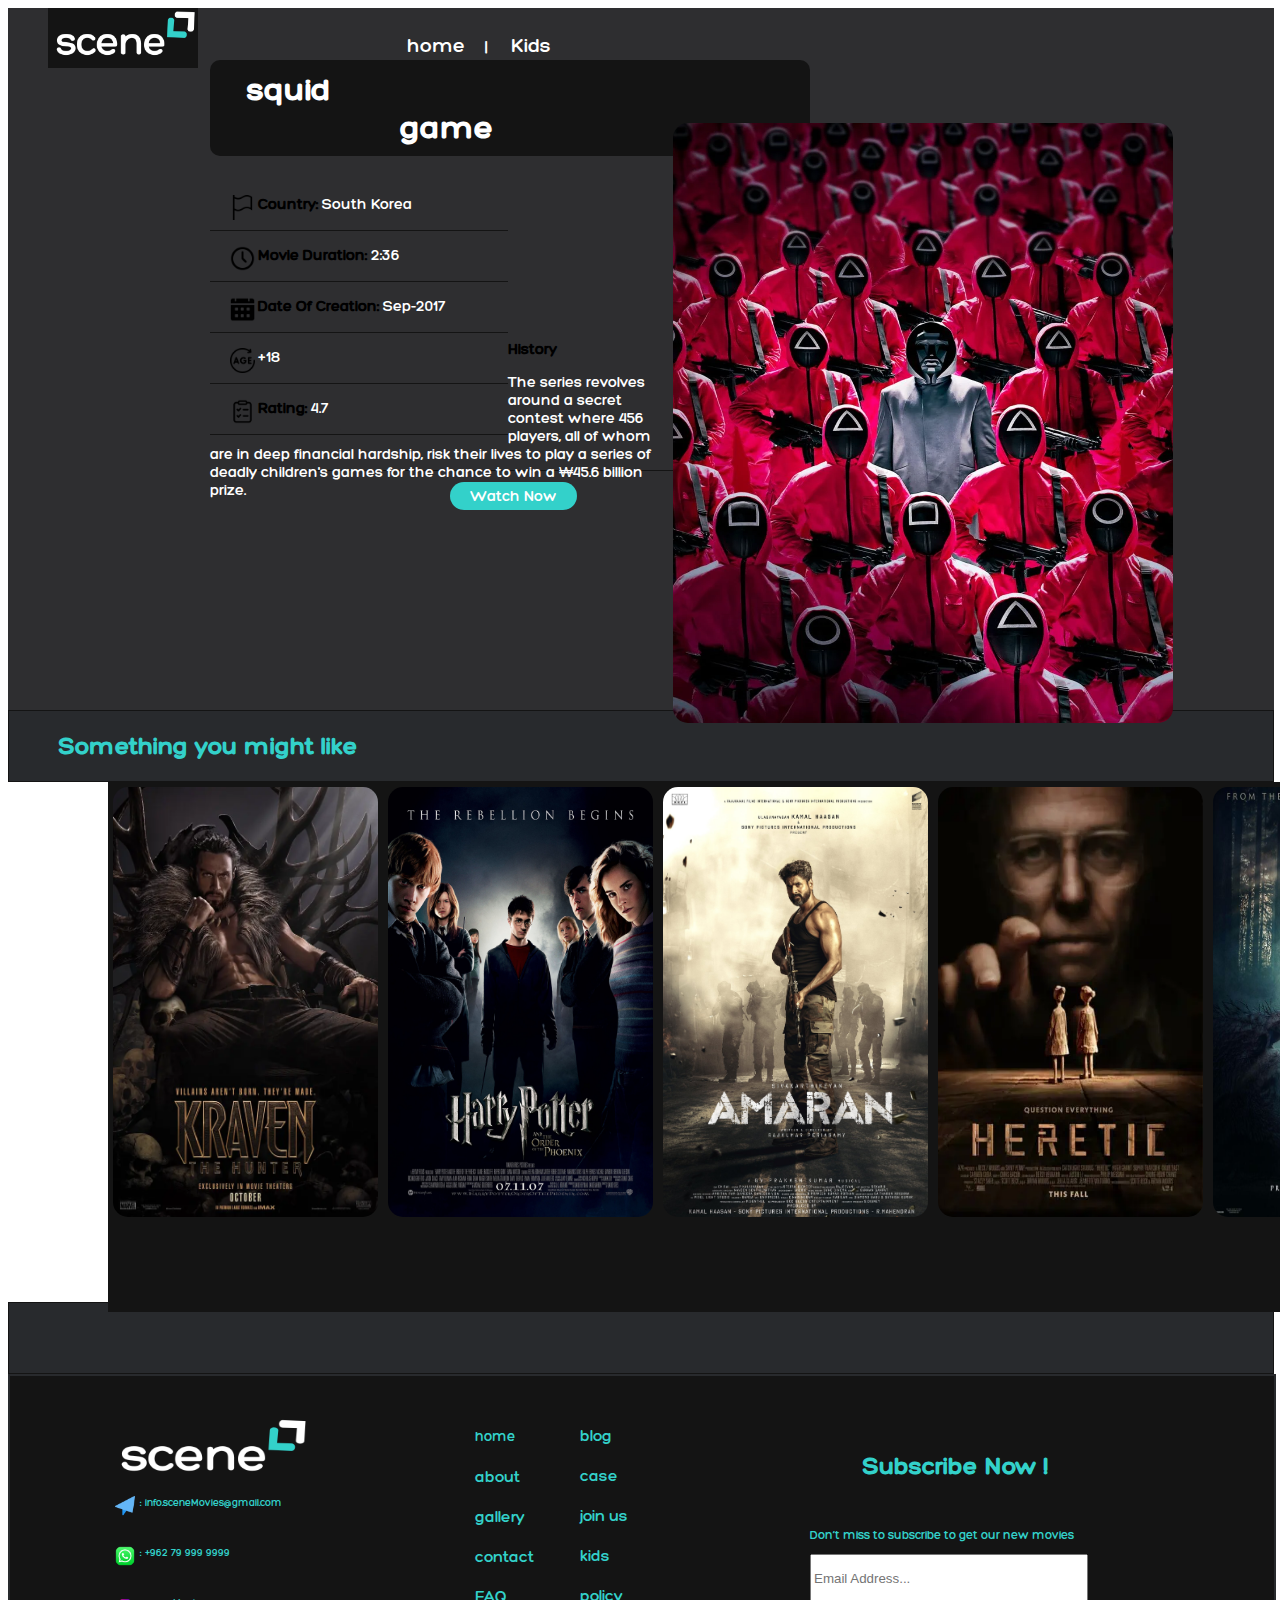
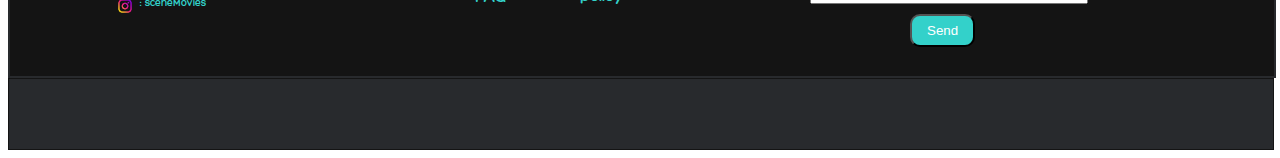
<file: azam/product.html>
<!DOCTYPE html>
<html lang="en">

<head>
    <meta charset="UTF-8">
    <meta name="viewport" content="width=device-width, initial-scale=1.0">
    <title>Sqiud game</title>
    <link rel="icon" href="images/titleLogo.png" type="image/x-icon">
    <link rel="stylesheet" href="footer.css">
    <link rel="stylesheet" href="product.css">
    <link rel="stylesheet" href="homePage.css">
</head>

<body>

    <div class="div1">
        <div class="headerDiv">
            <div class="optionsDiv">
                <a href="homePage.html" class="options">home</a>|
                <a href="KidshomePage.html" class="options">Kids</a>
            </div>

            <div class="logoDiv"><a href="homePage.html">
                <img src="images/lastlogo.png" alt="" width="150px" height="60px">
            </a>
            </div>
        </div>
    </div>

    <div class="productDiv">
        <!--image Div-->
        <div class="imageProductImage"></div>
        <!--product Div-->
        <div class="productDiv2">
            <div style="width: 600px; height: 70px;margin-top: 50px;">
                <h1
                    style="text-align: center; color: white;background-color: #141414; padding: 10px; border-radius: 10px;">
                    squid game</h1>
            </div>

            <!------------------------------------------------------------------------------------------------------------------->
            <div style="width: 600px; height: 50px;margin-top: 50px;">
                <div class="informationProductDiv">
                    <div class="iconProductDiv"><img class="iconProduct" src="images/icons2/red-flag.png" alt=""></div>
                    <div class="iconInformation">
                        <p class="pProduct">Country:<span class="spanProduct"> South Korea</span></p>
                    </div>
                </div>
                <div class="informationProductDiv">
                    <div class="iconProductDiv"><img class="iconProduct" src="images/icons2/clock.png" alt=""></div>
                    <div class="iconInformation">
                        <p class="pProduct">movie duration:<span class="spanProduct"> 2:36</span></p>
                    </div>
                </div>
            </div>

            <!------------------------------------------------------------------------------------------------------------------->
            <div style="width: 600px; height: 50px;">
                <div class="informationProductDiv">
                    <div class="iconProductDiv"><img class="iconProduct" src="images/icons2/calendar.png" alt=""></div>
                    <div class="iconInformation">
                        <p class="pProduct">Date of creation:<span class="spanProduct"> sep-2017</span></p>
                    </div>
                </div>
                <div class="informationProductDiv">
                    <div class="iconProductDiv"><img class="iconProduct" src="images/icons2/age.png" alt=""></div>
                    <div class="iconInformation">
                        <p class="spanProduct"> +18</p>
                    </div>
                </div>
            </div>

            <!------------------------------------------------------------------------------------------------------------------->
            <div class="informationProductDiv">
                <div class="iconProductDiv"><img class="iconProduct" src="images/icons2/check-list.png" alt=""></div>
                <div class="iconInformation">
                    <p class="pProduct">Rating:<span class="spanProduct"> 4.7</span></p>
                </div>
            </div>
            <!------------------------------------------------------------------------------------------------------------------->
            <div class="historyDiv">
                <h3 style="margin-left: 10px; padding-bottom: 0; margin-bottom: 0;" class="pProduct">history</h3>
                <p class="spanProduct">
                    The series revolves around a secret contest where 456 players, all of whom are in deep financial
                    hardship, risk their lives to play a series of deadly children's games for the chance to win a ₩45.6
                    billion prize.</p>
            </div>

            <div style="width: 600px; height: 60px;">
                <a class="signProduct" href="">Watch Now</a>
            </div>
        </div>
    </div>
    <!------------------------------------------------------------------------------------------------------------------->

    <div class="emptyDiv">
        <h2 style="color: #33d1ca;">Something you might like</h2>
    </div>


    <div class="filmsDiv">
        <div class="moveDiv">
            <div class="imagesDiv">
                <a href="product.html">
                    <img class="reduis" src="images/imageMovies/mo1.jpg" alt="" width="265px" height="430px">
                </a>
            </div>
            <div class="imagesDiv">
                <a href="product.html">
                    <img class="reduis" src="images/imageMovies/mo10.jpg" alt="" width="265px" height="430px">
                </a>
                
            </div>
            <div class="imagesDiv">
                <a href="product.html">
                    <img class="reduis" src="images/imageMovies/mo11.jpg" alt="" width="265px" height="430px">
                </a>
            </div>
            <div class="imagesDiv">
                <a href="product.html">
                    <img class="reduis" src="images/imageMovies/mo15.jpg" alt="" width="265px" height="430px">
                </a>
        
            </div>
            <div class="imagesDiv">
                <a href="">
                    <img class="reduis" src="images/imageMovies/mo4.jpg" alt="" width="265px" height="430px">
                </a>
            </div>
        </div>
    </div>

    <div class="emptyDiv"></div>

    <footer>
        <div class="emptyDiv2Footer">
            <div class="moveDiv2Footer">
                <div class="lastDivFooter">
                    <div class="bigDivFooter">
                        <div class="footerLogoDivFooter"><img class="footerLogoFooter" src="images/lastlogo.png" alt="">
                        </div>
                        <div class="imageDivFooter"><img class="img1Footer" src="images/icons/paper-plane.png" alt="">
                        </div>
                        <div class="imageDivRFooter">
                            <p style="font-size: 10px;">: info.sceneMovies@gmail.com</p>
                        </div>
                        <div class="imageDivFooter"><img class="img1Footer" src="images/icons/logo.png" alt="">
                        </div>
                        <div class="imageDivRFooter">
                            <p style="font-size: 10px;">: +962 79 999 9999</p>
                        </div>
                        <div class="imageDivFooter"><img class="img1Footer" src="images/icons/instagram.png" alt="">
                        </div>
                        <div class="imageDivRFooter">
                            <p style="font-size: 10px;">: sceneMovies</p>
                        </div>
                    </div>
                </div>
                <div class="lastDivFooter">
                    <div class="bigDivFooter">
                        <div class="footerOptionsDivFooter">
                            <a href="homePage.html" class="footerOptionsFooter">home</a>
                            <a href="../Fadi/index.html" style="font-size: 16px;" class="footerOptionsFooter">about</a>
                            <a href="../../ahmed/Gallery/gallery.html" style="font-size: 16px;" class="footerOptionsFooter">gallery</a>
                            <a href="../../ahmed/contactus/contact.html" style="font-size: 16px;" class="footerOptionsFooter">contact</a>
                            <a href="../Fadi/faq.html" style="font-size: 16px;" class="footerOptionsFooter">FAQ</a>
                        </div>
                        <div class="footerOptionsDivRFooter">
                            <a href="../Fadi/blog.html" style="font-size: 16px;" class="footerOptionsFooter">blog</a>
                            <a href="../../ahmed/Gallery/gallery.html" style="font-size: 16px;" class="footerOptionsFooter">case</a>
                            <a style="font-size: 16px;" href="login/login+signup.html" class="footerOptionsFooter">join&nbsp;us</a>
                            <a style="font-size: 16px;" href="KidshomePage.html" class="footerOptionsFooter">kids</a>
                            <a style="font-size: 16px;" href="../../ahmed/contactus/contact.html" class="footerOptionsFooter">policy</a>
                        </div>
                    </div>
                </div>

                <div style="width: 300px; height: 250px; float: left;">
                    <div style="width: 290px; height: 80px;">
                        <h2 class="h2Footer">Subscribe Now !</h2>
                    </div>
                    <div style="width: 290px; height: 140px;">
                        <p style="color: #33d1ca; font-size: 12px; ">Don’t miss to subscribe to get our new movies
                        </p>
                        <div style="width: 290px; height: 50px;">
                            <form action="">
                                <input type="text" placeholder="Email Address..."
                                    style="padding-right: 95px; padding-top: 15px; padding-bottom: 16px; ">
                                <div style="width: 290; height: 50px;">
                                    <input type="submit" value="Send" class="submitFooter">
                            </form>
                        </div>
                    </div>
                </div>
            </div>
        </div>
    </footer>
    <div class="emptyDiv"></div>
</body>

</html>
</file>
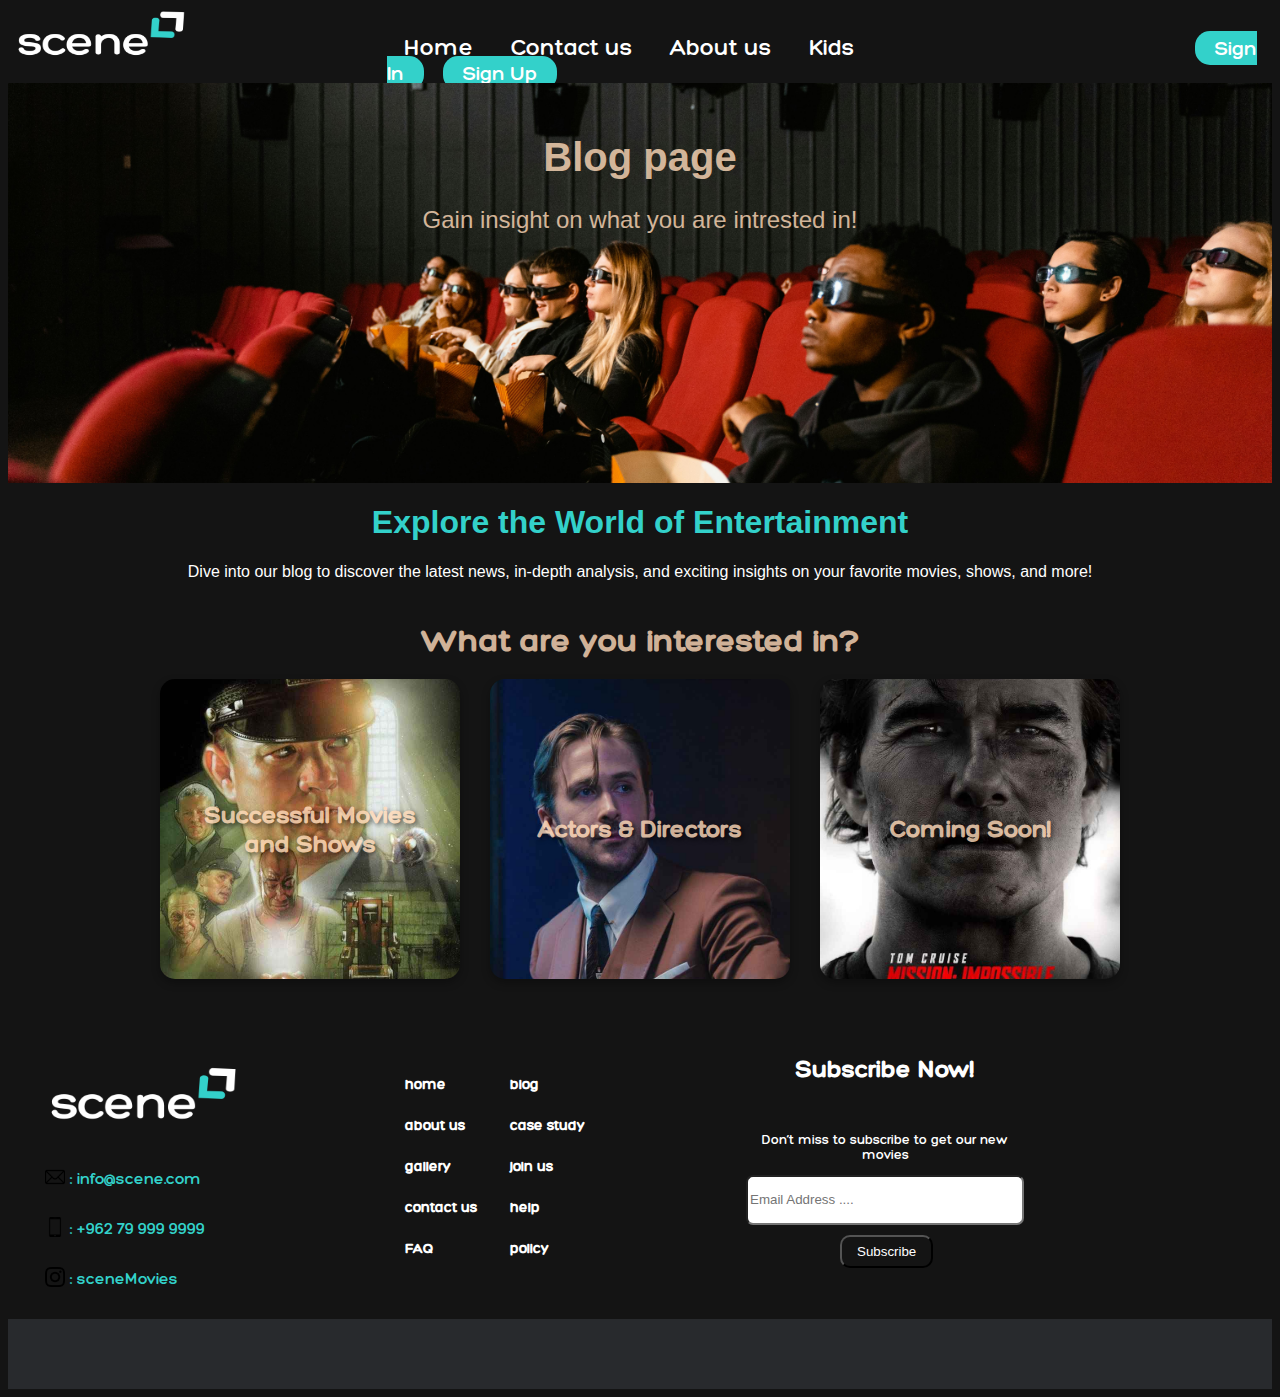
<file: Fadi/blog.html>
<!DOCTYPE html>
<html lang="en">
<head>
    <meta charset="UTF-8">
    <meta name="viewport" content="width=device-width, initial-scale=1.0">
    <title>Blog page</title>
    <link rel="stylesheet" href="blogStyle.css">
    <link rel="icon" href="logo.png" type="image/x-icon">
</head>
<body>
     <!--Header div-->
   <!-- Nav - Start -->
   <div class="div1">
    <div class="headerDiv">
        <div class="optionsDiv">
            <a href="../azam/homePage.html" class="options">Home</a>
            <a href="../ahmed/contactus/contact.html" class="options">Contact us</a>
            <a href="index.html" class="options">About us</a>
            <a href="interFaceKids.html" class="options">Kids</a>
            <a href="../ahmed/login/login+signup.html" class="sign" style="margin-left: 320px; margin-right: 15px;">Sign In</a>
            <a href="../ahmed/login/login+signup.html" class="sign">Sign Up</a>
        </div>

        <div class="logoDiv">
            <img src="Images/logo.black.png" alt="" style="width: 180px; height: 60px;">
        </div>
    </div>
</div>
<!-- Nav - End -->
 <!--bgImg div-->
 <div class="bgImg-div" >
    <div class="innerTxt">
    <h1>Blog page</h1>
    <p>Gain insight on what you are intrested in! </p>
    </div>
 </div>
 <!--Txt div-->
 <div class="txt">
    <h1>Explore the World of Entertainment</h1>
    <p>
        Dive into our blog to discover the latest news, in-depth analysis, and exciting insights on your favorite movies, shows, and more!
    </p>
</div>
 <!--cards title-->
<div class="cards-section">
    <h2>What are you interested in?</h2>
    <div class="topic-cards">
        <!-- Card 1: Successful movies and shows -->
         <a href="InnerBlog1.html">
        <div class="topic-card" style="background-image: url(Images/blogCard1.jpg);">
            <h2>Successful Movies <br>and Shows</h2>
        </div>
    </a>

        <!-- Card 2: Actors & Directors -->
         <a href="InnerBlog2.html">
        <div class="topic-card" style="background-image: url(Images/blogCard2.jpg);">
            <h2>Actors & Directors</h2>
        </div>
    </a>

        <!-- Card 3: Coming Soon -->
         <a href="InnerBlog3.html" >
        <div class="topic-card" style="background-image: url(Images/blogCard3.jpg);">
            <h2>Coming Soon!</h2>
        </div>
    </div>
</div>
      <!-- Footer begin -->
      <footer>
        <div class="emptyDiv2Footer">
            <div class="moveDiv2Footer">
                <div class="lastDivFooter">
                    <div class="bigDivFooter">
                        <div class="footerLogoDivFooter"><a href="home">
                          <img class="footerLogoFooter" src="Images/logo.black.png" alt=""></a>
                        </div>
                        <br>
                        <div class="imageDivFooter"><img class="img1Footer" src="Images/mail.png" alt="">
                        </div>
                        <div class="imageDivRFooter">
                            <p class="ContactInfoStyle">: info@scene.com</p>
                        </div>
                        <div class="imageDivFooter"><img class="img1Footer" src="Images/smartphone-call.png" alt=""></div>
                        <div class="imageDivRFooter">
                            <p class="ContactInfoStyle">: +962 79 999 9999</p>
                        </div>
                        <div class="imageDivFooter"><img class="img1Footer" src="Images/instagram.png" alt="">
                        </div>
                        <div class="imageDivRFooter">
                            <p class="ContactInfoStyle">: sceneMovies</p>
                        </div>
                    </div>
                </div>
                <div class="lastDivFooter">
                    <div class="bigDivFooter">
                        <div class="footerOptionsDivFooter">
                            <a href="../azam/homePage.html" class="footerOptionsFooter">home</a>
                            <a href="index.html" class="footerOptionsFooter">about&nbsp;us</a>
                            <a href="../ahmed/Gallery/gallery.html" class="footerOptionsFooter">gallery</a>
                            <a href="../ahmed/contactus/contact.html" class="footerOptionsFooter">contact us</a>
                            <a href="faq.html" class="footerOptionsFooter">FAQ</a>
                        </div>
                        <div class="footerOptionsDivFooter">
                            <a href="blog.html" class="footerOptionsFooter">blog</a>
                            <a href="../azam/KidshomePage.css" class="footerOptionsFooter">case&nbsp;study</a>
                            <a href="../ahmed/login/login+signup.html" class="footerOptionsFooter">join&nbsp;us</a>
                            <a href="../ahmed/contactus/contact.html" class="footerOptionsFooter">help</a>
                            <a href="../ahmed/contactus/contact.html" class="footerOptionsFooter">policy</a>
                        </div>
                    </div>
                </div>

                <div style="width: 300px; height: 250px; float: left;">
                    <div style="width: 290px; height: 80px;">
                        <h2 class="h2Footer">Subscribe Now!</h2>
                    </div>
                    <div style="width: 290px; height: 140px; text-align: center;">
                        <p style="color: #ffffff; font-size: 13px; ">Don’t miss to subscribe to get our new movies</p>
                        <div style="height: 50px; text-align: center;">
                            <form action="">
                                <input type="text" placeholder="Email Address ...."
                                    style="padding-right: 95px; padding-top: 15px; padding-bottom: 16px; border-radius: 7px;">
                                
                                <div style="width: 290; height: 50px; padding-right: 260px ;">
                                    <input type="submit" value="Subscribe" class="submitFooter">
                                </div>
                            </form>
                        </div>
                    </div>
                </div>
            </div>
        </div>
    </footer>

    <div class="emptyDiv"></div>
        <!-- Footer end -->
        
    
</body>
</html>
</file>
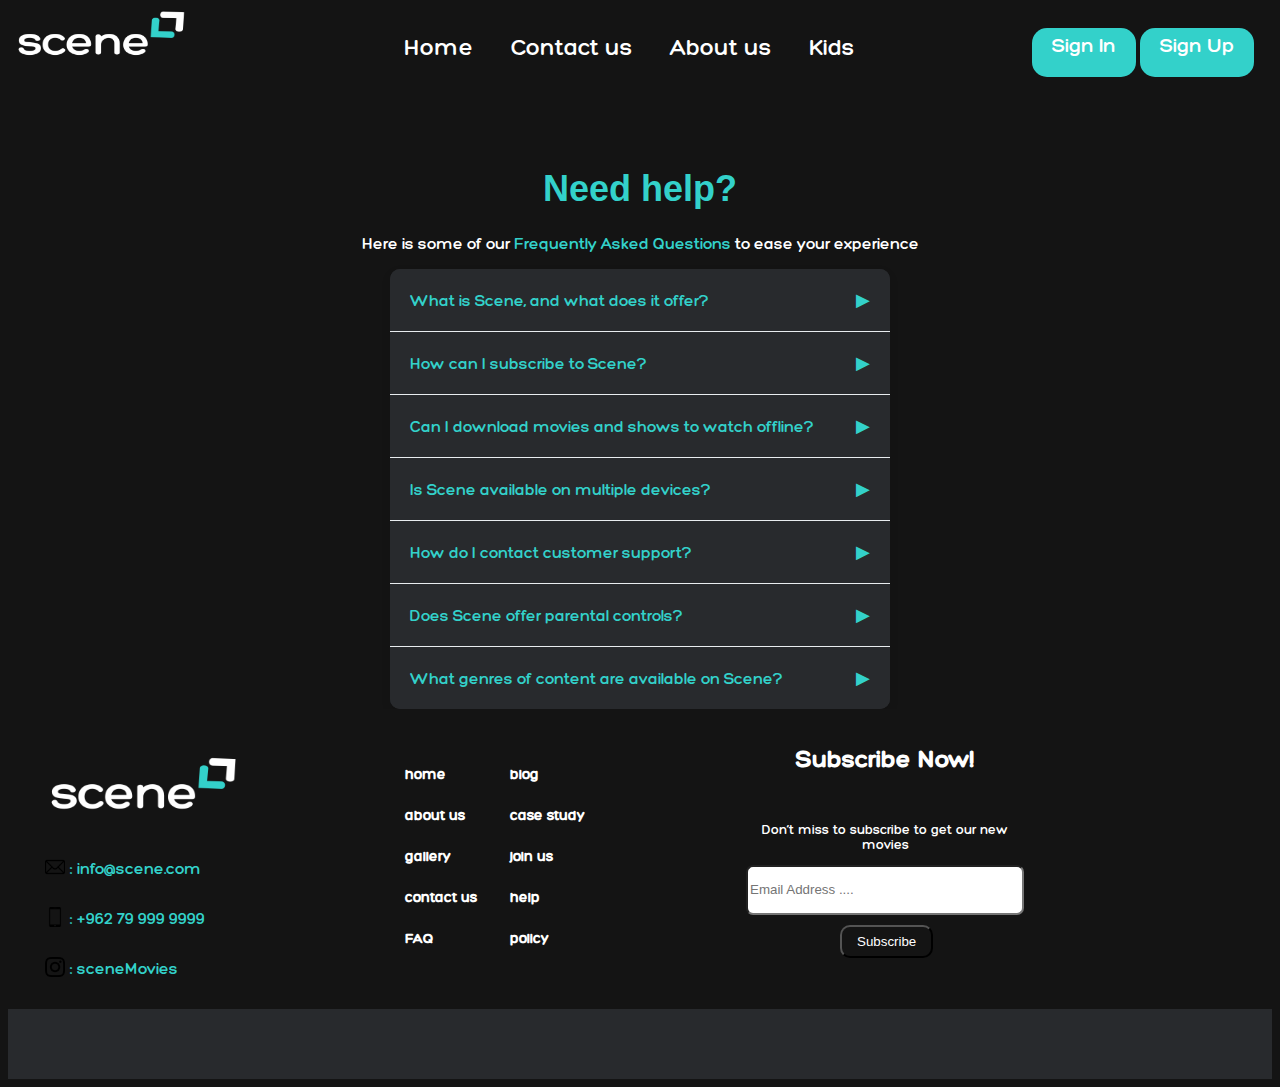
<file: Fadi/faq.html>
<!DOCTYPE html>
<html lang="en">
<head>
  <meta charset="UTF-8">
  <meta name="viewport" content="width=device-width, initial-scale=1.0">
  <title>FAQ Page</title>
  <link rel="stylesheet" href="faqStyle.css">
  <link rel="icon" href="logo.png" type="image/x-icon">
</head>
<body>
  <div class="main">
    <!-- Header Section -->
    <div class="div1">
      <div class="headerDiv">
        <div class="optionsDiv">
          <a href="../azam/homePage.html" class="options">Home</a>
          <a href="../ahmed/contactus/contact.html" class="options">Contact us</a>
          <a href="index.html" class="options">About us</a>
          <a href="../azam/KidshomePage.html" class="options">Kids</a>
          <div class="signBTN">
            <a href="../ahmed/login/login+signup.html" class="sign">Sign In</a>
            <a href="../ahmed/login/login+signup.html" class="sign">Sign Up</a>
          </div>
        </div>
        <div class="logoDiv">
          <img src="Images/logo.black.png" alt="Logo" style="width: 180px; height: 60px;">
        </div>
      </div>
    </div>
    <!--Title section-->
    <div class="Title">
        <h1>Need help? </h1>
        <p>Here is some of our<span class="highlight"> Frequently Asked Questions</span> to ease your experience</p>
    </div>
    <!-- FAQ Section -->
    <div class="faq-container">
      <!-- Question 1 -->
      <div class="faq-item">
        <div class="faq-question">
          What is Scene, and what does it offer?
          <span class="arrow">▶</span>
        </div>
        <div class="faq-answer">
          Scene is a streaming platform where you can watch a wide variety of movies and TV shows across different genres. We also offer exclusive content, curated recommendations, and insightful blogs about the entertainment industry.
        </div>
      </div>
      <!-- Question 2 -->
      <div class="faq-item">
        <div class="faq-question">
          How can I subscribe to Scene?
          <span class="arrow">▶</span>
        </div>
        <div class="faq-answer">
          You can subscribe to Scene by clicking on the "Sign Up" button at the top of our website. Simply choose a plan that suits you, fill in your details, and start enjoying unlimited access to our library.


        </div>
      </div>
      <!-- Question 3 -->
      <div class="faq-item">
        <div class="faq-question">
          Can I download movies and shows to watch offline?
          <span class="arrow">▶</span>
        </div>
        <div class="faq-answer">
          Yes, Scene offers an offline viewing feature. You can download select movies and shows on our app to watch later without an internet connection.


        </div>
      </div>
      <!-- Question 4 -->
      <div class="faq-item">
        <div class="faq-question">
          Is Scene available on multiple devices?
          <span class="arrow">▶</span>
        </div>
        <div class="faq-answer">
          Absolutely! Scene is compatible with smartphones, tablets, smart TVs, and computers. You can also stream on multiple devices simultaneously, depending on your subscription plan.
        </div>
      </div>
      <!-- Question 5 -->
      <div class="faq-item">
        <div class="faq-question">
          How do I contact customer support?
          <span class="arrow">▶</span>
        </div>
        <div class="faq-answer">
          You can reach out to our customer support team through the "Contact Us" page on our website. We’re available 24/7 to help with any issues or inquiries.
        </div>
      </div>
      <!-- Question 6 -->
      <div class="faq-item">
        <div class="faq-question">
          Does Scene offer parental controls?
          <span class="arrow">▶</span>
        </div>
        <div class="faq-answer">
          Yes, Scene provides parental control features. You can create a "Kids" profile with age-appropriate content and manage settings to ensure a safe viewing experience for younger audiences.
        </div>
      </div>
      <!-- Question 7 -->
      <div class="faq-item">
        <div class="faq-question">
          What genres of content are available on Scene?
          <span class="arrow">▶</span>
        </div>
        <div class="faq-answer">
          Scene offers a wide range of genres, including action, drama, comedy, sci-fi, documentaries, and more. Whether you love thrilling adventures or heartwarming stories, Scene has something for everyone!


        </div>
      </div>
    </div>
    <!--Footer section-->
    <footer>
      <div class="emptyDiv2Footer">
          <div class="moveDiv2Footer">
              <div class="lastDivFooter">
                  <div class="bigDivFooter">
                      <div class="footerLogoDivFooter"><a href="home">
                        <img class="footerLogoFooter" src="Images/logo.black.png" alt=""></a>
                      </div>
                      <br>
                      <div class="imageDivFooter"><img class="img1Footer" src="Images/mail.png" alt="">
                      </div>
                      <div class="imageDivRFooter">
                          <p class="ContactInfoStyle">: info@scene.com</p>
                      </div>
                      <div class="imageDivFooter"><img class="img1Footer" src="Images/smartphone-call.png" alt=""></div>
                      <div class="imageDivRFooter">
                          <p class="ContactInfoStyle">: +962 79 999 9999</p>
                      </div>
                      <div class="imageDivFooter"><img class="img1Footer" src="Images/instagram.png" alt="">
                      </div>
                      <div class="imageDivRFooter">
                          <p class="ContactInfoStyle">: sceneMovies</p>
                      </div>
                  </div>
              </div>
              <div class="lastDivFooter">
                  <div class="bigDivFooter">
                      <div class="footerOptionsDivFooter">
                          <a href="../azam/homePage.html" class="footerOptionsFooter">home</a>
                          <a href="index.html" class="footerOptionsFooter">about us</a>
                          <a href="../ahmed/Gallery/gallery.html" class="footerOptionsFooter">gallery</a>
                          <a href="../ahmed/contactus/contact.html" class="footerOptionsFooter">contact us</a>
                          <a href="faq.html" class="footerOptionsFooter">FAQ</a>
                      </div>
                      <div class="footerOptionsDivFooter">
                          <a href="blog.html" class="footerOptionsFooter">blog</a>
                          <a href="../azam/KidshomePage.html" class="footerOptionsFooter">case study</a>
                          <a href="../ahmed/login/login+signup.html" class="footerOptionsFooter">join us</a>
                          <a href="../ahmed/contactus/contact.html" class="footerOptionsFooter">help</a>
                          <a href="../ahmed/contactus/contact.html" class="footerOptionsFooter">policy</a>
                      </div>
                  </div>
              </div>

              <div style="width: 300px; height: 250px; float: left;">
                  <div style="width: 290px; height: 80px;">
                      <h2 class="h2Footer">Subscribe Now!</h2>
                  </div>
                  <div style="width: 290px; height: 140px; text-align: center;">
                      <p style="color: #ffffff; font-size: 13px; ">Don’t miss to subscribe to get our new movies</p>
                      <div style="height: 50px; text-align: center;">
                          <form action="">
                              <input type="text" placeholder="Email Address ...."
                                  style="padding-right: 95px; padding-top: 15px; padding-bottom: 16px; border-radius: 7px;">
                              
                              <div style="width: 290; height: 50px; padding-right: 260px ;">
                                  <input type="submit" value="Subscribe" class="submitFooter">
                              </div>
                          </form>
                      </div>
                  </div>
              </div>
          </div>
      </div>
  </footer>

  <div class="emptyDiv"></div>

    <script src="script.js"></script>
  </div>
</body>
</html>
</file>
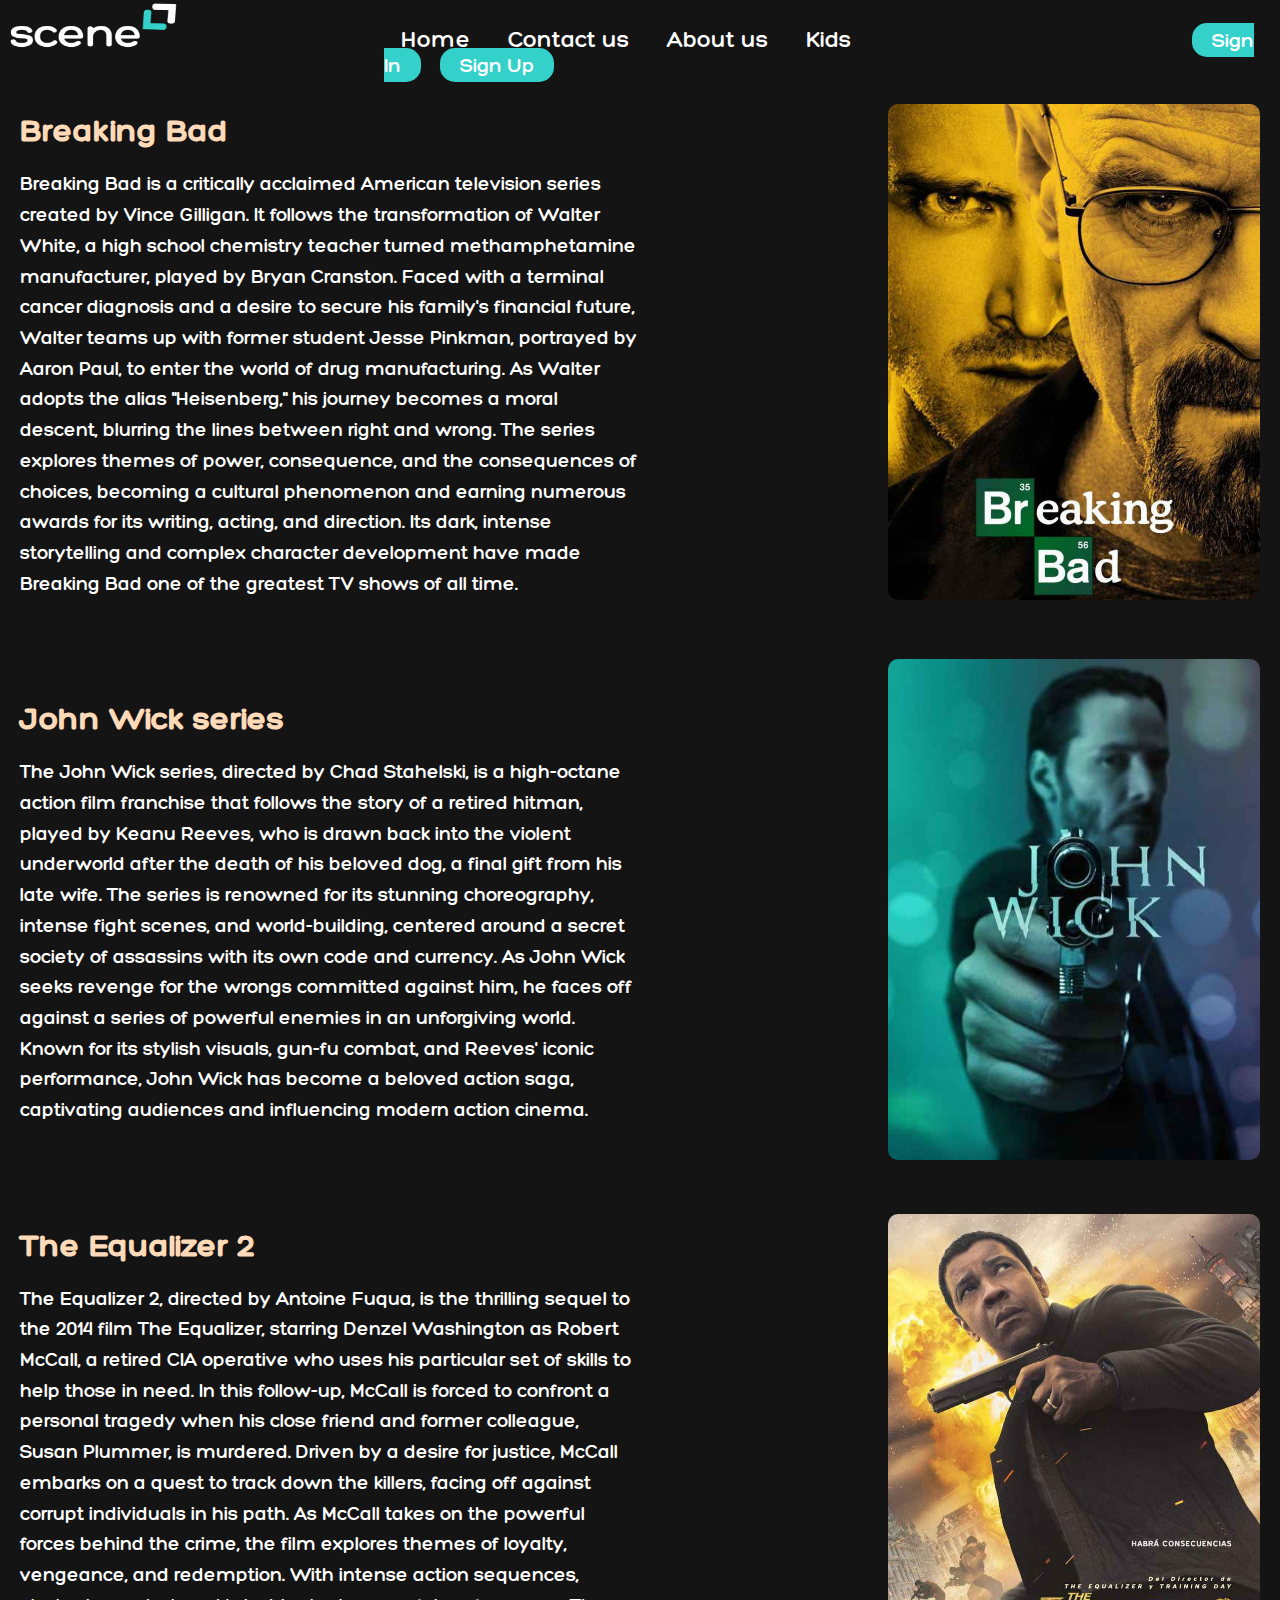
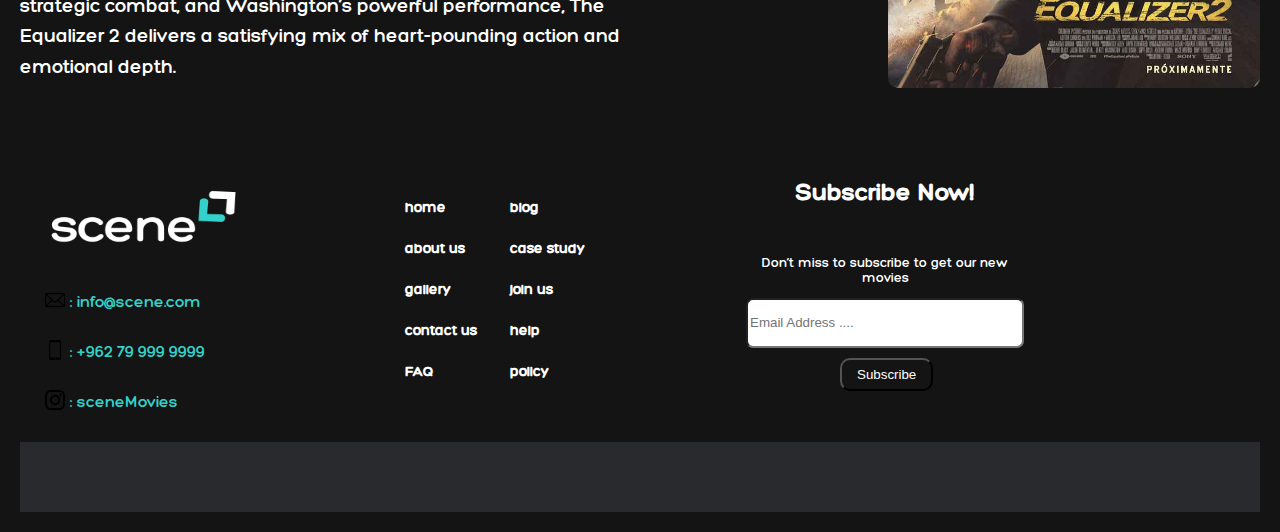
<file: Fadi/InnerBlog1.html>
<!DOCTYPE html>
<html lang="en">
<head>
    <meta charset="UTF-8">
    <meta name="viewport" content="width=device-width, initial-scale=1.0">
    <title>Inner Blog 1</title>
    <link rel="stylesheet" href="InnerBlog1Style.css">
    <link rel="icon" href="logo.png" type="image/x-icon">
</head>
<body>
     <!--Header div-->
   <!-- Nav - Start -->
   <div class="div1">
    <div class="headerDiv">
        <div class="optionsDiv">
            <a href="/azam/homePage.html" class="options">Home</a>
            <a href="/ahmed/contactus/contact.html" class="options">Contact us</a>
            <a href="index.html" class="options">About us</a>
            <a href="/azam/KidshomePage.html" class="options">Kids</a>
            <a href="/ahmed/login/login+signup.html" class="sign" style="margin-left: 320px; margin-right: 15px;">Sign In</a>
            <a href="/ahmed/login/login+signup.html" class="sign">Sign Up</a>
        </div>

        <div class="logoDiv">
            <img src="Images/logo.black.png" alt="" style="width: 180px; height: 60px;">
        </div>
    </div>
</div>
<!-- Nav - End -->
 <!--Content div-->
<div class="content-wrapper">
    <!-- First Section -->
    <div class="section">
        <div class="left">
            <h1>Breaking Bad</h1>
            <p>
                Breaking Bad is a critically acclaimed American television series created by Vince Gilligan. It follows the transformation of Walter White, a high school chemistry teacher turned methamphetamine manufacturer, played by Bryan Cranston. Faced with a terminal cancer diagnosis and a desire to secure his family's financial future, Walter teams up with former student Jesse Pinkman, portrayed by Aaron Paul, to enter the world of drug manufacturing. As Walter adopts the alias "Heisenberg," his journey becomes a moral descent, blurring the lines between right and wrong. The series explores themes of power, consequence, and the consequences of choices, becoming a cultural phenomenon and earning numerous awards for its writing, acting, and direction. Its dark, intense storytelling and complex character development have made Breaking Bad one of the greatest TV shows of all time.
            </p>
        </div>
        <div class="right">
            <img src="Images/InnerCard1.1.jpg">
        </div>
    </div>

    <!-- Second Section -->
    <div class="section">
        <div class="left">
            <h1>John Wick series</h1>
            <p>
                The John Wick series, directed by Chad Stahelski, is a high-octane action film franchise that follows the story of a retired hitman, played by Keanu Reeves, who is drawn back into the violent underworld after the death of his beloved dog, a final gift from his late wife. The series is renowned for its stunning choreography, intense fight scenes, and world-building, centered around a secret society of assassins with its own code and currency. As John Wick seeks revenge for the wrongs committed against him, he faces off against a series of powerful enemies in an unforgiving world. Known for its stylish visuals, gun-fu combat, and Reeves' iconic performance, John Wick has become a beloved action saga, captivating audiences and influencing modern action cinema.

            </p>
        </div>
        <div class="right">
            <img src="Images/InnerCard1.2.jpg" >
        </div>
    </div>

    <!-- Third Section -->
    <div class="section">
        <div class="left">
            <h1>The Equalizer 2</h1>
            <p>
                The Equalizer 2, directed by Antoine Fuqua, is the thrilling sequel to the 2014 film The Equalizer, starring Denzel Washington as Robert McCall, a retired CIA operative who uses his particular set of skills to help those in need. In this follow-up, McCall is forced to confront a personal tragedy when his close friend and former colleague, Susan Plummer, is murdered. Driven by a desire for justice, McCall embarks on a quest to track down the killers, facing off against corrupt individuals in his path. As McCall takes on the powerful forces behind the crime, the film explores themes of loyalty, vengeance, and redemption. With intense action sequences, strategic combat, and Washington’s powerful performance, The Equalizer 2 delivers a satisfying mix of heart-pounding action and emotional depth.
            </p>
        </div>
        <div class="right">
            <img src="Images/InnerCard1.3.jpg">
        </div>
    </div>
 <!--Footer section-->
 <footer>
    <div class="emptyDiv2Footer">
        <div class="moveDiv2Footer">
            <div class="lastDivFooter">
                <div class="bigDivFooter">
                    <div class="footerLogoDivFooter"><a href="home">
                      <img class="footerLogoFooter" src="Images/logo.black.png" alt=""></a>
                    </div>
                    <br>
                    <div class="imageDivFooter"><img class="img1Footer" src="Images/mail.png" alt="">
                    </div>
                    <div class="imageDivRFooter">
                        <p class="ContactInfoStyle">: info@scene.com</p>
                    </div>
                    <div class="imageDivFooter"><img class="img1Footer" src="Images/smartphone-call.png" alt=""></div>
                    <div class="imageDivRFooter">
                        <p class="ContactInfoStyle">: +962 79 999 9999</p>
                    </div>
                    <div class="imageDivFooter"><img class="img1Footer" src="Images/instagram.png" alt="">
                    </div>
                    <div class="imageDivRFooter">
                        <p class="ContactInfoStyle">: sceneMovies</p>
                    </div>
                </div>
            </div>
            <div class="lastDivFooter">
                <div class="bigDivFooter">
                    <div class="footerOptionsDivFooter">
                        <a href="../azam/homePage.html" class="footerOptionsFooter">home</a>
                        <a href="index.html" class="footerOptionsFooter">about us</a>
                        <a href="../ahmed/Gallery/gallery.html" class="footerOptionsFooter">gallery</a>
                        <a href="../ahmed/contactus/contact.html" class="footerOptionsFooter">contact us</a>
                        <a href="faq.html" class="footerOptionsFooter">FAQ</a>
                    </div>
                    <div class="footerOptionsDivFooter">
                        <a href="blog.html" class="footerOptionsFooter">blog</a>
                        <a href="../azam/KidshomePage.html" class="footerOptionsFooter">case study</a>
                        <a href="../ahmed/login/login+signup.html" class="footerOptionsFooter">join us</a>
                        <a href="../ahmed/contactus/contact.html" class="footerOptionsFooter">help</a>
                        <a href="../ahmed/contactus/contact.html" class="footerOptionsFooter">policy</a>
                    </div>
                </div>
            </div>

            <div style="width: 300px; height: 250px; float: left;">
                <div style="width: 290px; height: 80px;">
                    <h2 class="h2Footer">Subscribe Now!</h2>
                </div>
                <div style="width: 290px; height: 140px; text-align: center;">
                    <p style="color: #ffffff; font-size: 13px; ">Don’t miss to subscribe to get our new movies</p>
                    <div style="height: 50px; text-align: center;">
                        <form action="">
                            <input type="text" placeholder="Email Address ...."
                                style="padding-right: 95px; padding-top: 15px; padding-bottom: 16px; border-radius: 7px;">
                            
                            <div style="width: 290; height: 50px; padding-right: 260px ;">
                                <input type="submit" value="Subscribe" class="submitFooter">
                            </div>
                        </form>
                    </div>
                </div>
            </div>
        </div>
    </div>
</footer>

<div class="emptyDiv"></div>

  
</div>
</body>
</html>
</div>

 
</body>
</html>
</file>
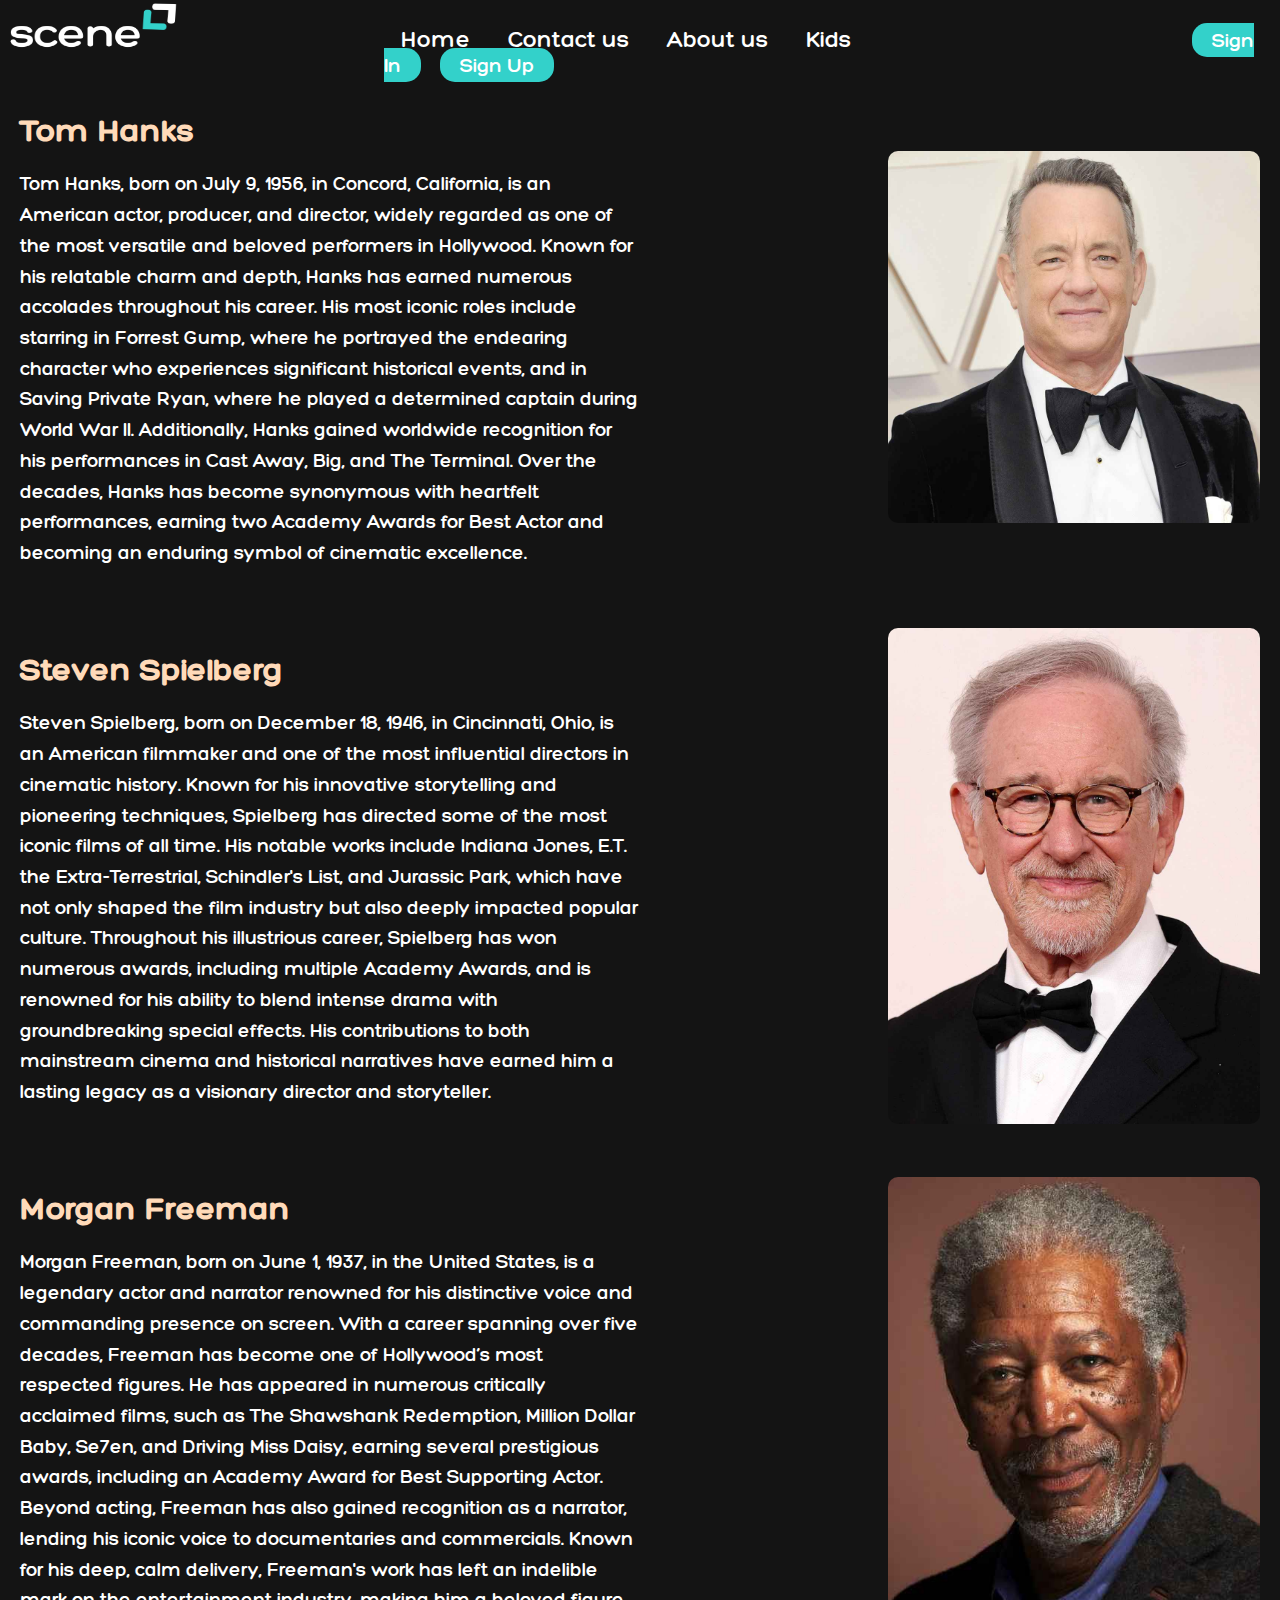
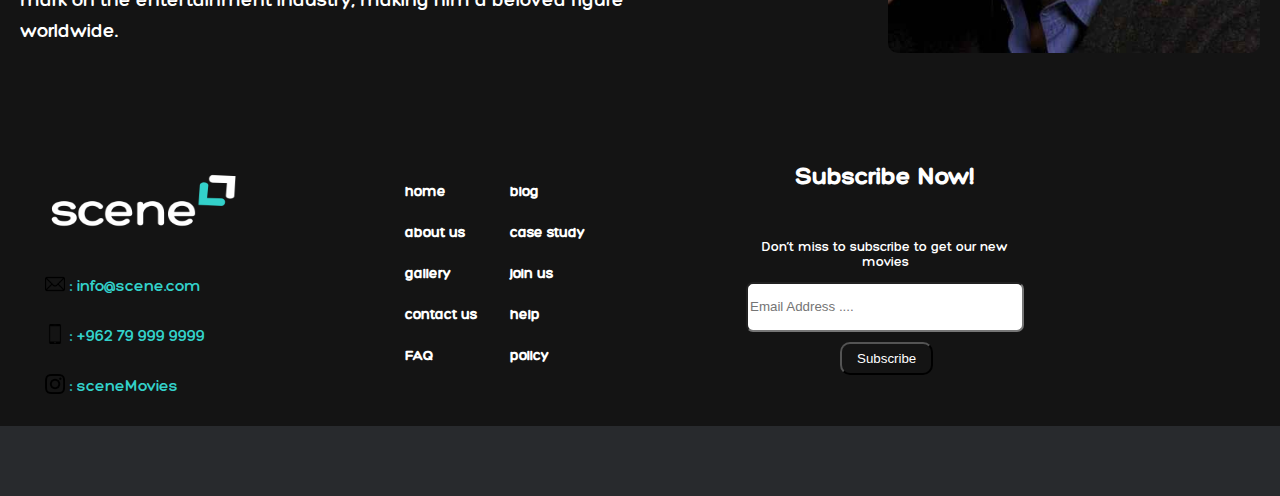
<file: Fadi/InnerBlog2.html>
<!DOCTYPE html>
<html lang="en">
<head>
    <meta charset="UTF-8">
    <meta name="viewport" content="width=device-width, initial-scale=1.0">
    <title>Inner Blog 2</title>
    <link rel="stylesheet" href="InnerBlog1Style.css">
    <link rel="icon" href="logo.png" type="image/x-icon">
</head>
<body>
     <!--Header div-->
   <!-- Nav - Start -->
   <div class="div1">
    <div class="headerDiv">
        <div class="optionsDiv">
            <a href="/azam/homePage.html" class="options">Home</a>
            <a href="/ahmed/contactus/contact.html" class="options">Contact us</a>
            <a href="index.html" class="options">About us</a>
            <a href="/azam/KidshomePage.html" class="options">Kids</a>
            <a href="/ahmed/login/login+signup.html" class="sign" style="margin-left: 320px; margin-right: 15px;">Sign In</a>
            <a href="/ahmed/login/login+signup.html" class="sign">Sign Up</a>
        </div>

        <div class="logoDiv">
            <img src="Images/logo.black.png" alt="" style="width: 180px; height: 60px;">
        </div>
    </div>
</div>
<!-- Nav - End -->
 <!--Content div-->
<div class="content-wrapper">
    <!-- First Section -->
    <div class="section">
        <div class="left">
            <h1>Tom Hanks</h1>
            <p>
                Tom Hanks, born on July 9, 1956, in Concord, California, is an American actor, producer, and director, widely regarded as one of the most versatile and beloved performers in Hollywood. Known for his relatable charm and depth, Hanks has earned numerous accolades throughout his career. His most iconic roles include starring in Forrest Gump, where he portrayed the endearing character who experiences significant historical events, and in Saving Private Ryan, where he played a determined captain during World War II. Additionally, Hanks gained worldwide recognition for his performances in Cast Away, Big, and The Terminal. Over the decades, Hanks has become synonymous with heartfelt performances, earning two Academy Awards for Best Actor and becoming an enduring symbol of cinematic excellence.
            </p>
        </div>
        <div class="right">
            <img src="Images/InnerCard2.1.jpg">
        </div>
    </div>

    <!-- Second Section -->
    <div class="section">
        <div class="left">
            <h1>Steven Spielberg</h1>
            <p>
                Steven Spielberg, born on December 18, 1946, in Cincinnati, Ohio, is an American filmmaker and one of the most influential directors in cinematic history. Known for his innovative storytelling and pioneering techniques, Spielberg has directed some of the most iconic films of all time. His notable works include Indiana Jones, E.T. the Extra-Terrestrial, Schindler's List, and Jurassic Park, which have not only shaped the film industry but also deeply impacted popular culture. Throughout his illustrious career, Spielberg has won numerous awards, including multiple Academy Awards, and is renowned for his ability to blend intense drama with groundbreaking special effects. His contributions to both mainstream cinema and historical narratives have earned him a lasting legacy as a visionary director and storyteller.

            </p>
        </div>
        <div class="right">
            <img src="Images/InnerCard2.2.jpg" >
        </div>
    </div>

    <!-- Third Section -->
    <div class="section">
        <div class="left">
            <h1>Morgan Freeman</h1>
            <p>
                Morgan Freeman, born on June 1, 1937, in the United States, is a legendary actor and narrator renowned for his distinctive voice and commanding presence on screen. With a career spanning over five decades, Freeman has become one of Hollywood’s most respected figures. He has appeared in numerous critically acclaimed films, such as The Shawshank Redemption, Million Dollar Baby, Se7en, and Driving Miss Daisy, earning several prestigious awards, including an Academy Award for Best Supporting Actor. Beyond acting, Freeman has also gained recognition as a narrator, lending his iconic voice to documentaries and commercials. Known for his deep, calm delivery, Freeman's work has left an indelible mark on the entertainment industry, making him a beloved figure worldwide.

            </p>
        </div>
        <div class="right">
            <img src="Images/innerCard2.3.jpg">
        </div>
    </div>

</div>
<!--Footer section-->
<footer>
    <div class="emptyDiv2Footer">
        <div class="moveDiv2Footer">
            <div class="lastDivFooter">
                <div class="bigDivFooter">
                    <div class="footerLogoDivFooter"><a href="home">
                      <img class="footerLogoFooter" src="Images/logo.black.png" alt=""></a>
                    </div>
                    <br>
                    <div class="imageDivFooter"><img class="img1Footer" src="Images/mail.png" alt="">
                    </div>
                    <div class="imageDivRFooter">
                        <p class="ContactInfoStyle">: info@scene.com</p>
                    </div>
                    <div class="imageDivFooter"><img class="img1Footer" src="Images/smartphone-call.png" alt=""></div>
                    <div class="imageDivRFooter">
                        <p class="ContactInfoStyle">: +962 79 999 9999</p>
                    </div>
                    <div class="imageDivFooter"><img class="img1Footer" src="Images/instagram.png" alt="">
                    </div>
                    <div class="imageDivRFooter">
                        <p class="ContactInfoStyle">: sceneMovies</p>
                    </div>
                </div>
            </div>
            <div class="lastDivFooter">
                <div class="bigDivFooter">
                    <div class="footerOptionsDivFooter">
                        <a href="../azam/homePage.html" class="footerOptionsFooter">home</a>
                        <a href="index.html" class="footerOptionsFooter">about us</a>
                        <a href="../ahmed/Gallery/gallery.html" class="footerOptionsFooter">gallery</a>
                        <a href="../ahmed/contactus/contact.html" class="footerOptionsFooter">contact us</a>
                        <a href="faq.html" class="footerOptionsFooter">FAQ</a>
                    </div>
                    <div class="footerOptionsDivFooter">
                        <a href="blog.html" class="footerOptionsFooter">blog</a>
                        <a href="../azam/KidshomePage.html" class="footerOptionsFooter">case study</a>
                        <a href="../ahmed/login/login+signup.html" class="footerOptionsFooter">join us</a>
                        <a href="../ahmed/contactus/contact.html" class="footerOptionsFooter">help</a>
                        <a href="../ahmed/contactus/contact.html" class="footerOptionsFooter">policy</a>
                    </div>
                </div>
            </div>

            <div style="width: 300px; height: 250px; float: left;">
                <div style="width: 290px; height: 80px;">
                    <h2 class="h2Footer">Subscribe Now!</h2>
                </div>
                <div style="width: 290px; height: 140px; text-align: center;">
                    <p style="color: #ffffff; font-size: 13px; ">Don’t miss to subscribe to get our new movies</p>
                    <div style="height: 50px; text-align: center;">
                        <form action="">
                            <input type="text" placeholder="Email Address ...."
                                style="padding-right: 95px; padding-top: 15px; padding-bottom: 16px; border-radius: 7px;">
                            
                            <div style="width: 290; height: 50px; padding-right: 260px ;">
                                <input type="submit" value="Subscribe" class="submitFooter">
                            </div>
                        </form>
                    </div>
                </div>
            </div>
        </div>
    </div>
</footer>

<div class="emptyDiv"></div>


 
</body>
</html>
</file>
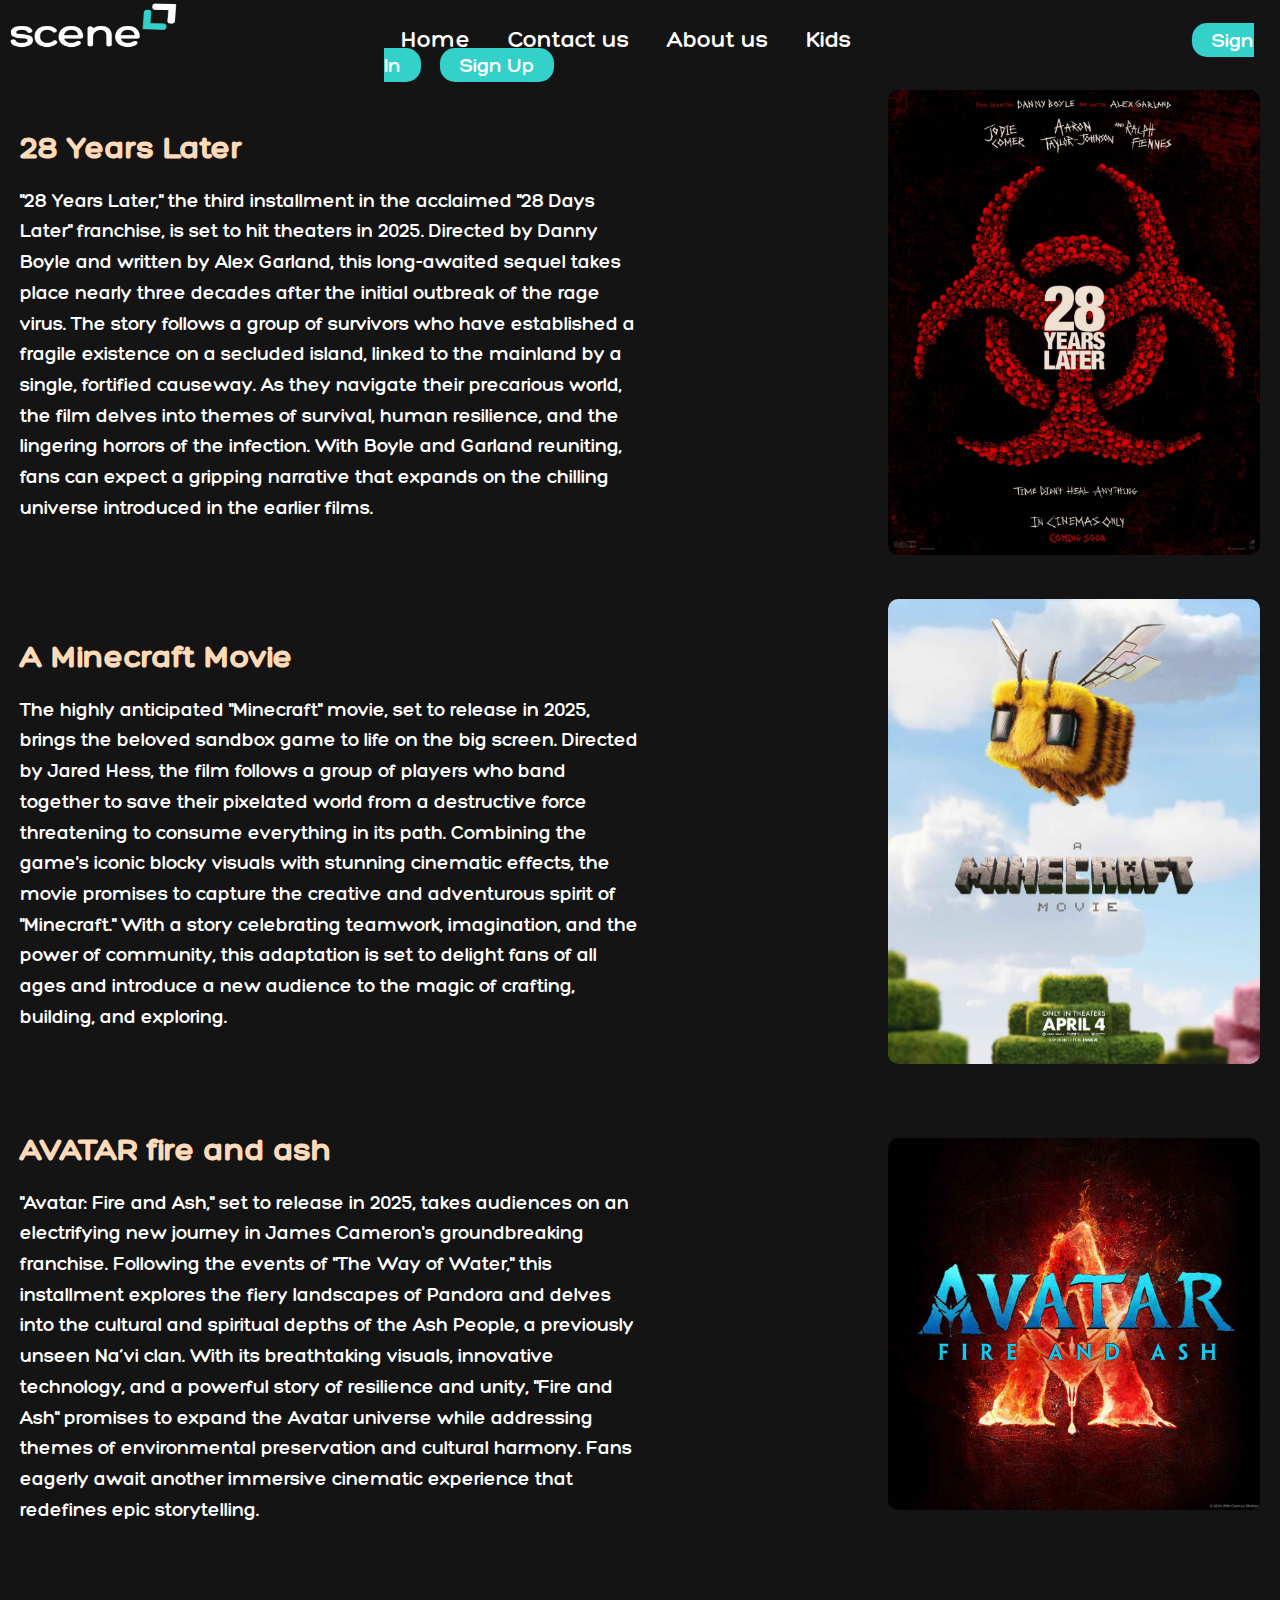
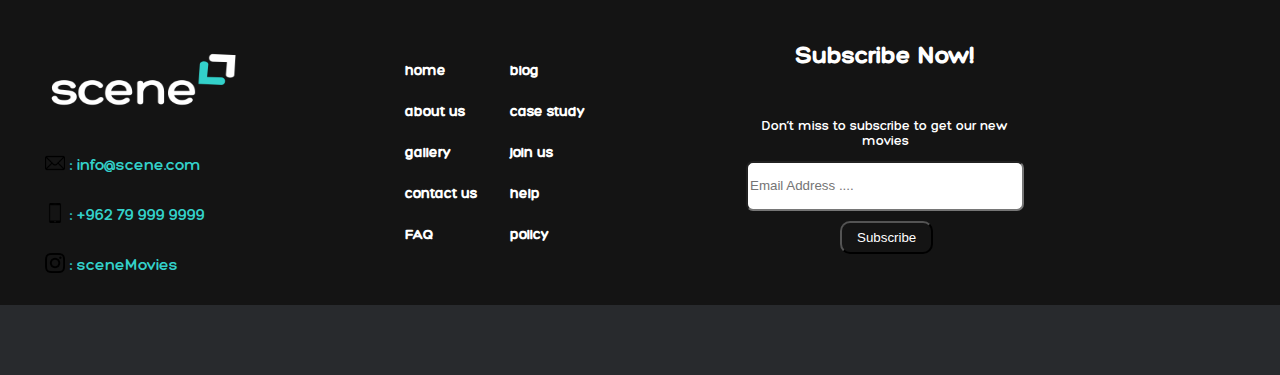
<file: Fadi/InnerBlog3.html>
<!DOCTYPE html>
<html lang="en">
<head>
    <meta charset="UTF-8">
    <meta name="viewport" content="width=device-width, initial-scale=1.0">
    <title>Inner Blog 3</title>
    <link rel="stylesheet" href="InnerBlog1Style.css">
    <link rel="icon" href="logo.png" type="image/x-icon">
</head>
<body>
     <!--Header div-->
   <!-- Nav - Start -->
   <div class="div1">
    <div class="headerDiv">
        <div class="optionsDiv">
            <a href="/azam/homePage.html" class="options">Home</a>
            <a href="/ahmed/contactus/contact.html" class="options">Contact us</a>
            <a href="index.html" class="options">About us</a>
            <a href="/azam/KidshomePage.html" class="options">Kids</a>
            <a href="/ahmed/login/login+signup.html" class="sign" style="margin-left: 320px; margin-right: 15px;">Sign In</a>
            <a href="/ahmed/login/login+signup.html" class="sign">Sign Up</a>
        </div>

        <div class="logoDiv">
            <img src="Images/logo.black.png" alt="" style="width: 180px; height: 60px;">
        </div>
    </div>
</div>
<!-- Nav - End -->
 <!--Content div-->
<div class="content-wrapper">
    <!-- First Section -->
    <div class="section">
        <div class="left">
            <h1>28 Years Later</h1>
            <p>
                "28 Years Later," the third installment in the acclaimed "28 Days Later" franchise, is set to hit theaters in 2025. Directed by Danny Boyle and written by Alex Garland, this long-awaited sequel takes place nearly three decades after the initial outbreak of the rage virus. The story follows a group of survivors who have established a fragile existence on a secluded island, linked to the mainland by a single, fortified causeway. As they navigate their precarious world, the film delves into themes of survival, human resilience, and the lingering horrors of the infection. With Boyle and Garland reuniting, fans can expect a gripping narrative that expands on the chilling universe introduced in the earlier films.
            </p>
        </div>
        <div class="right">
            <img src="Images/InnerCard3.1.jpg">
        </div>
    </div>

    <!-- Second Section -->
    <div class="section">
        <div class="left">
            <h1>A Minecraft Movie</h1>
            <p>
                The highly anticipated "Minecraft" movie, set to release in 2025, brings the beloved sandbox game to life on the big screen. Directed by Jared Hess, the film follows a group of players who band together to save their pixelated world from a destructive force threatening to consume everything in its path. Combining the game's iconic blocky visuals with stunning cinematic effects, the movie promises to capture the creative and adventurous spirit of "Minecraft." With a story celebrating teamwork, imagination, and the power of community, this adaptation is set to delight fans of all ages and introduce a new audience to the magic of crafting, building, and exploring.

            </p>
        </div>
        <div class="right">
            <img src="Images/InnerCard3.2.jpg" >
        </div>
    </div>

    <!-- Third Section -->
    <div class="section">
        <div class="left">
            <h1>AVATAR fire and ash</h1>
            <p>
                "Avatar: Fire and Ash," set to release in 2025, takes audiences on an electrifying new journey in James Cameron's groundbreaking franchise. Following the events of "The Way of Water," this installment explores the fiery landscapes of Pandora and delves into the cultural and spiritual depths of the Ash People, a previously unseen Na’vi clan. With its breathtaking visuals, innovative technology, and a powerful story of resilience and unity, "Fire and Ash" promises to expand the Avatar universe while addressing themes of environmental preservation and cultural harmony. Fans eagerly await another immersive cinematic experience that redefines epic storytelling.

            </p>
        </div>
        <div class="right">
            <img src="Images/InnerCard3.3.jpg">
        </div>
    </div>

</div>
<!--Footer section-->
<footer>
    <div class="emptyDiv2Footer">
        <div class="moveDiv2Footer">
            <div class="lastDivFooter">
                <div class="bigDivFooter">
                    <div class="footerLogoDivFooter"><a href="home">
                      <img class="footerLogoFooter" src="Images/logo.black.png" alt=""></a>
                    </div>
                    <br>
                    <div class="imageDivFooter"><img class="img1Footer" src="Images/mail.png" alt="">
                    </div>
                    <div class="imageDivRFooter">
                        <p class="ContactInfoStyle">: info@scene.com</p>
                    </div>
                    <div class="imageDivFooter"><img class="img1Footer" src="Images/smartphone-call.png" alt=""></div>
                    <div class="imageDivRFooter">
                        <p class="ContactInfoStyle">: +962 79 999 9999</p>
                    </div>
                    <div class="imageDivFooter"><img class="img1Footer" src="Images/instagram.png" alt="">
                    </div>
                    <div class="imageDivRFooter">
                        <p class="ContactInfoStyle">: sceneMovies</p>
                    </div>
                </div>
            </div>
            <div class="lastDivFooter">
                <div class="bigDivFooter">
                    <div class="footerOptionsDivFooter">
                        <a href="../azam/homePage.html" class="footerOptionsFooter">home</a>
                        <a href="index.html" class="footerOptionsFooter">about us</a>
                        <a href="../ahmed/Gallery/gallery.html" class="footerOptionsFooter">gallery</a>
                        <a href="../ahmed/contactus/contact.html" class="footerOptionsFooter">contact us</a>
                        <a href="faq.html" class="footerOptionsFooter">FAQ</a>
                    </div>
                    <div class="footerOptionsDivFooter">
                        <a href="blog.html" class="footerOptionsFooter">blog</a>
                        <a href="../azam/KidshomePage.html" class="footerOptionsFooter">case study</a>
                        <a href="../ahmed/login/login+signup.html" class="footerOptionsFooter">join us</a>
                        <a href="../ahmed/contactus/contact.html" class="footerOptionsFooter">help</a>
                        <a href="../ahmed/contactus/contact.html" class="footerOptionsFooter">policy</a>
                    </div>
                </div>
            </div>

            <div style="width: 300px; height: 250px; float: left;">
                <div style="width: 290px; height: 80px;">
                    <h2 class="h2Footer">Subscribe Now!</h2>
                </div>
                <div style="width: 290px; height: 140px; text-align: center;">
                    <p style="color: #ffffff; font-size: 13px; ">Don’t miss to subscribe to get our new movies</p>
                    <div style="height: 50px; text-align: center;">
                        <form action="">
                            <input type="text" placeholder="Email Address ...."
                                style="padding-right: 95px; padding-top: 15px; padding-bottom: 16px; border-radius: 7px;">
                            
                            <div style="width: 290; height: 50px; padding-right: 260px ;">
                                <input type="submit" value="Subscribe" class="submitFooter">
                            </div>
                        </form>
                    </div>
                </div>
            </div>
        </div>
    </div>
</footer>

<div class="emptyDiv"></div>


 
</body>
</html>
</file>
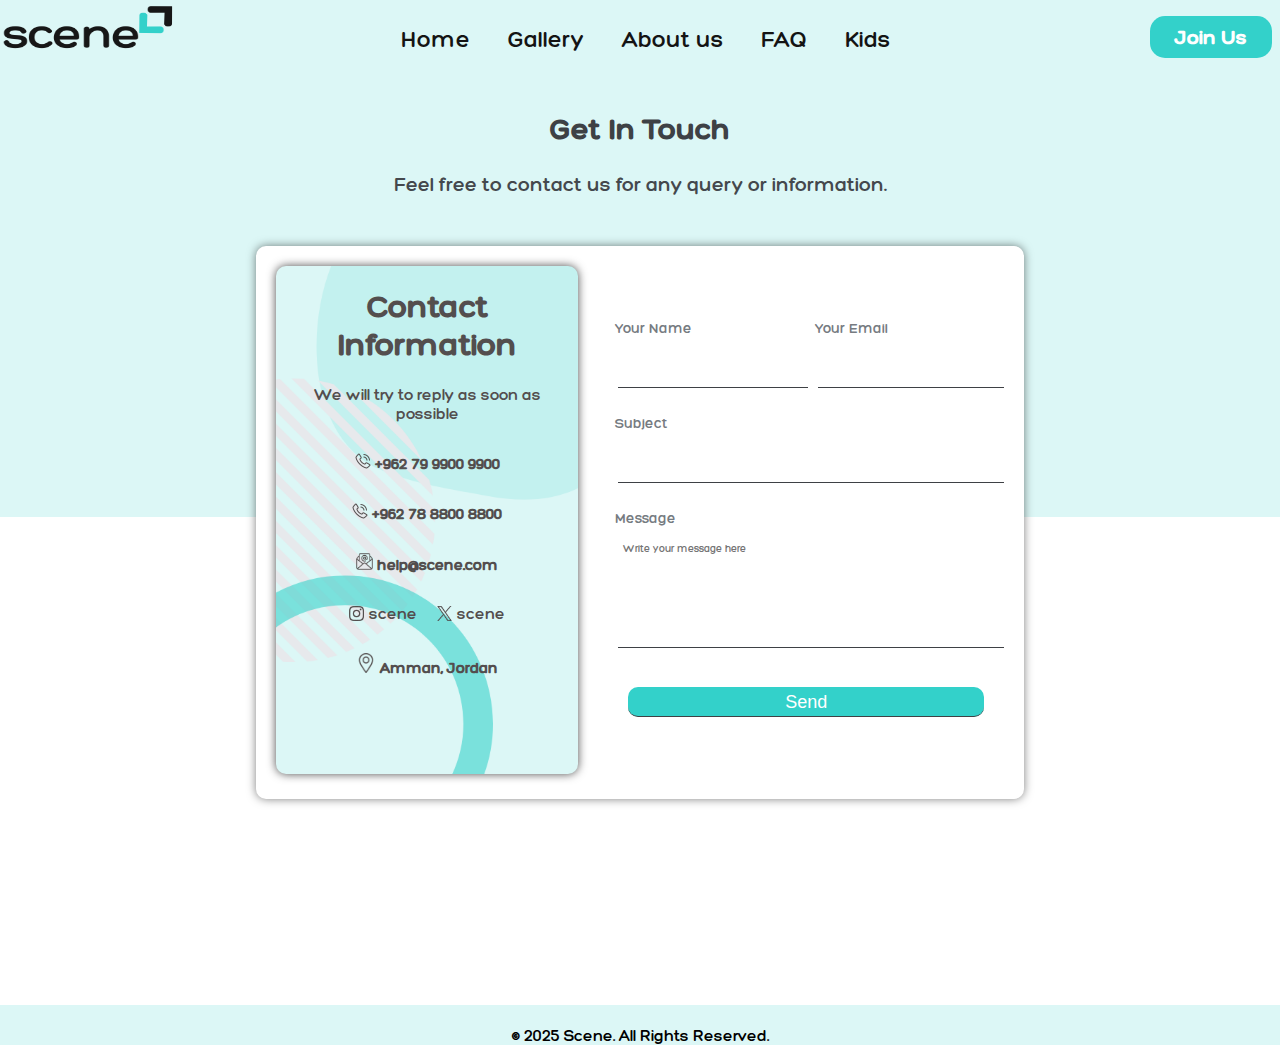
<file: ahmed/contactus/contact.html>
<!DOCTYPE html>
<html lang="en">
<head>
      <meta charset="UTF-8">
      <meta name="viewport" content="width=device-width, initial-scale=1.0">
      <title>Contact Us</title>
      <link rel="stylesheet" href="contact.css">
      <link rel="icon" href="../logo.png" type="image/x-icon">
</head>
<body>
  <div style="flex: 1;">
      <!-- Nav - Start -->
      <div class="div1" >
            <div class="headerDiv">
                <div class="optionsDiv">
                    <a href="../../azam/homePage.html" class="options">Home</a>
                    <a href="../Gallery/gallery.html" class="options">Gallery</a>
                    <a href="../../Fadi/index.html" class="options">About us</a>
                    <a href="../../Fadi/faq.html" class="options">FAQ</a>
                    <a href="../../azam/KidshomePage.html" class="options">Kids</a>
                    <div class="joinBtn">
                    <a href="../login/login+signup.html" class="sign" >Join Us</a>
                  </div>
                </div>
    
                <div class="logoDiv"><a href="../../azam/homePage.html">
                    <img src="../logo/logo-light-BG.png" alt="" style="width: 180px; height: 60px;">
                  </a>
                  </div>
            </div>
      </div>
      <!-- Nav - End -->


      <!-- Get in Touch begin -->
      <div class="getInTouch">
        <h2>Get In Touch</h2>
        <p>Feel free to contact us for any query or information.</p>
      </div>
        <!-- Get in Touch end -->

        <!-- Contact Form begin -->

        <div class="contactForm">
          <div class="contactInfo">
            <h1>Contact Information</h1>
            <p>We will try to reply as soon as possible</p>
            <div  class="contactInfoBox">
              <img src="icons/telephone-call.png" alt="phone Icon">
              <span>+962 79 9900 9900</span>
            </div>
            <div class="contactInfoBox">
              <img src="icons/telephone-call.png" alt="phone Icon">
              <span>+962 78 8800 8800</span>
            </div>
            <div class="contactInfoBox">
              <img src="icons/letter.png" alt="Mail Icon" style="width: 17px; height: 17px;">
              <span>help@scene.com</span>
            </div>
<!-- ------------------------- -->
            <div class="social-container" style="margin-bottom:30px ;">
              <div class="social-item">
                <img src="icons/instagram.png" alt="Insta Icon" class="social-icon">
                <span>scene</span>
              </div>
              <div class="social-item">
                <img src="icons/twitter.png" alt="X Icon" class="social-icon">
                <span>scene</span>
              </div>
            </div>
<!-- --------------------------- -->
            <div class="contactInfoBox">
              <img src="icons/location.png" alt="Location Icon" style="width: 20px; height: 20px;">
              <span>Amman, Jordan</span>
            </div>
            
          </div>
          <div class="contactFormBox">
            <form action="#" method="POST">
              <div style="display: flex; ">
                <div >
                    <label for="name">Your Name</label> 
                    <input type="text" name="name" id="name"  required onmouseover="hoverLabel('name', true)" onmouseout="hoverLabel('name', false)" >
                </div>
                <div>
                    <label for="email">Your Email</label>
                    <input type="email" name="email" id="email"  required onmouseover="hoverLabel('email', true)" onmouseout="hoverLabel('email', false)">
                </div>
            </div>
            <div style="margin-top: 15px;">
                <label for="subject">Subject</label>
                <input type="text" name="subject" id="subject"  required style="width: 95%; " onmouseover="hoverLabel('subject', true)" onmouseout="hoverLabel('subject', false)">
            </div>
            <div style="margin-top: 15px;">
              <label for="message">Message</label>
              <textarea name="message" id="message" placeholder="Write your message here" style="width: 95%; height: 100px; resize: none;" onmouseover="hoverLabel('message', true)" onmouseout="hoverLabel('message', false)"></textarea>
          </div>
            <div style="margin-top: 15px; display: flex; justify-content: center;">
                <input type="submit" value="Send" class="submitBtn" >
            </div>
            
               
            </form>
          </div>
        </div>
      </div>
        <!-- footer begin-->

        <div style="width: 100%; background-color: #dcf7f6; height: 30px; vertical-align: bottom;">
          <p style="text-align: center; padding-top: 5px;">&copy; 2025 Scene. All Rights Reserved.</p>
        </div>

        <!-- footer end-->


        <script src="contact.js"></script>
</body>
</html>
</file>
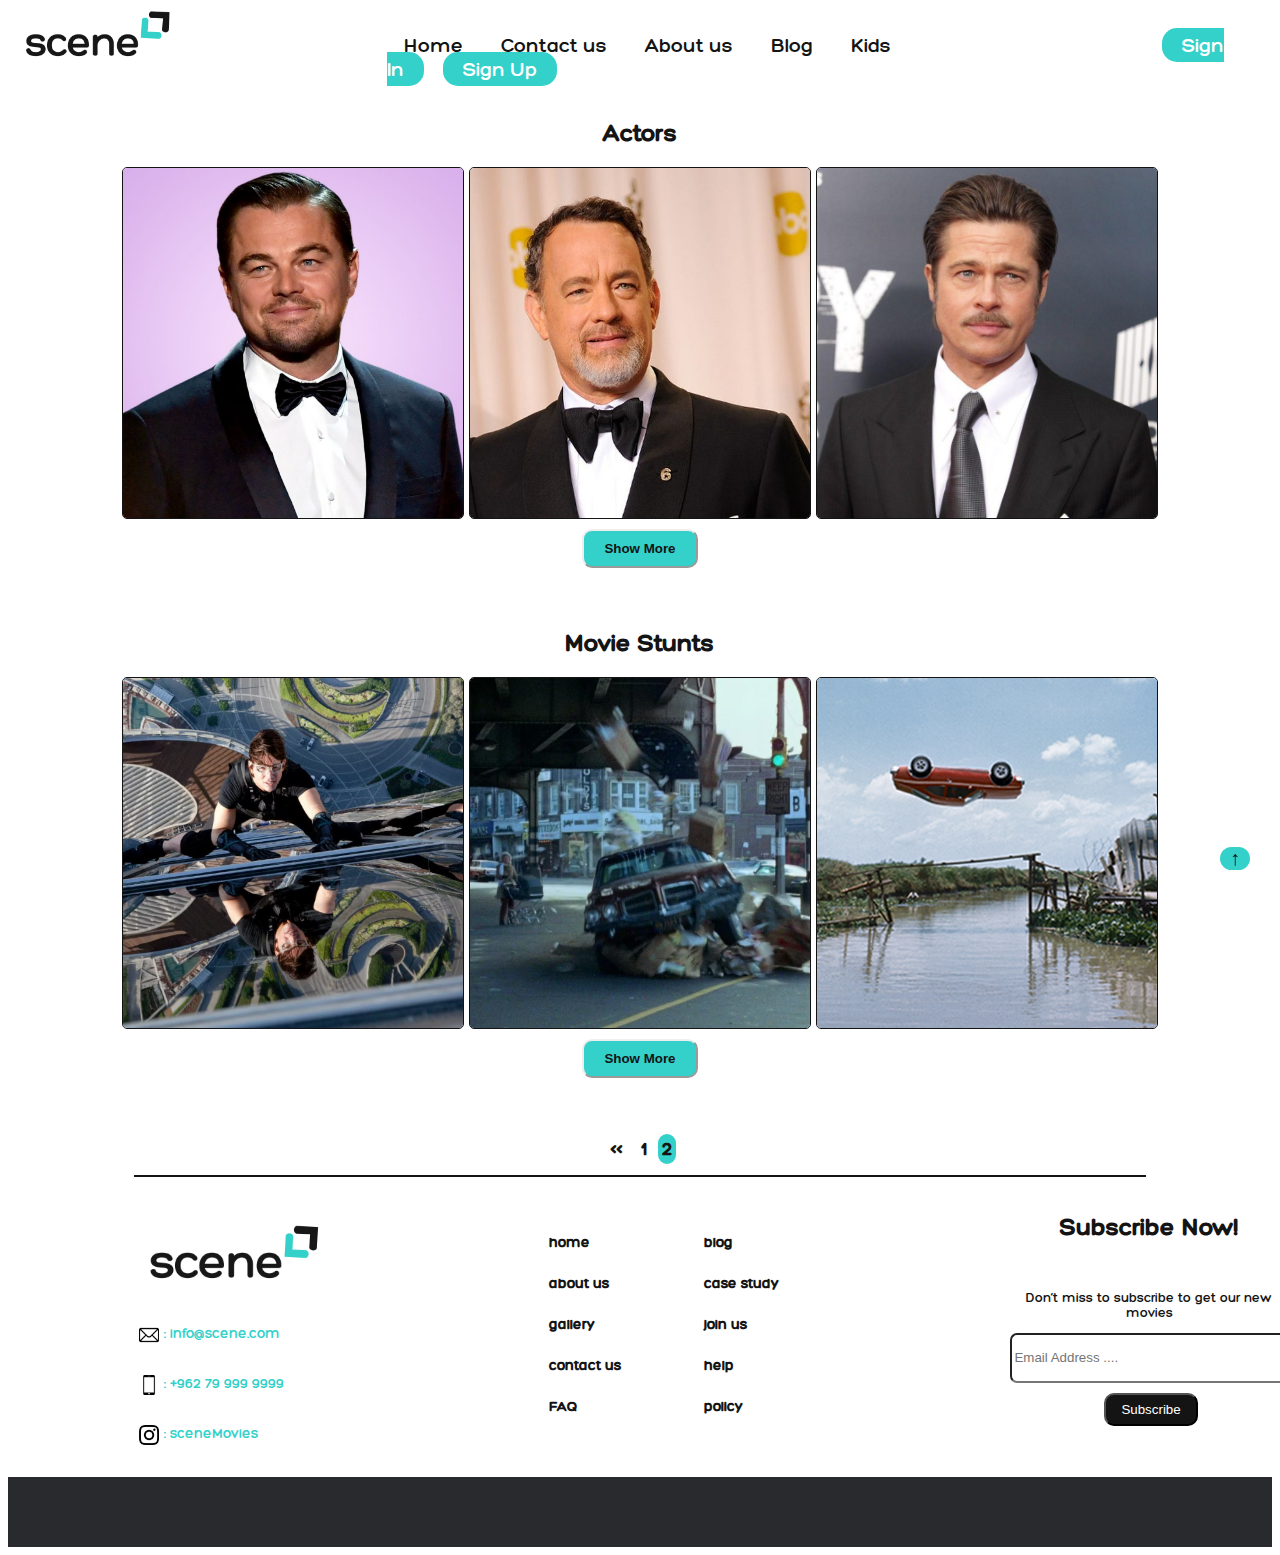
<file: ahmed/Gallery/gallery-page2.html>
<!DOCTYPE html>
<html lang="en">
<head>
      <meta charset="UTF-8">
      <meta name="viewport" content="width=device-width, initial-scale=1.0">
      <title>Document</title>
      <link rel="stylesheet" href="gallery.css">
      <link rel="icon" href="../logo.png" type="image/x-icon">
      
</head>
<body>
      
      <!-- Nav - Start -->
      <div class="div1">
            <div class="headerDiv">
                <div class="optionsDiv">
                  <a href="../../azam/homePage.html" class="options">Home</a>
                  <a href="../contactus/contact.html" class="options">Contact us</a>
                  <a href="../../Fadi/index.html" class="options">About us</a>
                  <a href="../../Fadi/blog.html" class="options">Blog</a>
                  <a href="../../azam/KidshomePage.html" class="options">Kids</a>
                  <a href="../login/login+signup.html" class="sign" style="margin-left: 250px; margin-right: 15px;">Sign In</a>
                  <a href="../login/login+signup.html" class="sign">Sign Up</a>
                </div>
    
                <div class="logoDiv"><a href="../../azam/homePage.html">
                    <img src="../logo/logo-white-background.png" alt="" style="width: 180px; height: 60px;">
                  </a>
                  </div>
            </div>
      </div>
      <!-- Nav - End -->
      
      <!-- Gallery - Start -->
       <div class="mainDIV">
            
            <!-- Actors-->
            <section>
                  <a name="act"></a>
                  <h2>Actors</h2>
                  <div class="image-container">
                        <div class="image-wrapper">
                        <a href="Images/actor-1.jpg"><img src="Images/actor-1.jpg" alt=""></a>
                              <div class="photo-details">
                                    <h3>Actor Name</h3>
                                    <p>About the Actor.</p>
                              </div>
                        </div>
                        <div class="image-wrapper">
                        <a href="Images/actor-2.jpg"><img src="Images/actor-2.jpg" alt=""></a>
                              <div class="photo-details">
                                    <h3>Actor Name</h3>
                                    <p>About the Actor.</p>
                              </div>
                        </div>
                        <div class="image-wrapper">
                        <a href="Images/actor-3.jpeg"><img src="Images/actor-3.jpeg" alt=""></a>
                              <div class="photo-details">
                                    <h3>Actor Name</h3>
                                    <p>About the Actor.</p>
                              </div>
                        </div>
                        <div class="image-wrapper hidden">
                        <a href="Images/actor-4.jpg"><img src="Images/actor-4.jpg" alt=""></a>
                              <div class="photo-details">
                                    <h3>Actor Name</h3>
                                    <p>About the Actor.</p>
                              </div>
                        </div>
                        <div class="image-wrapper hidden">
                        <a href="Images/actor-5.jpg"><img src="Images/actor-5.jpg" alt=""></a>
                              <div class="photo-details">
                                    <h3>Actor Name</h3>
                                    <p>About the Actor.</p>
                              </div>
                        </div>
                        <div class="image-wrapper hidden">
                        <a href="Images/actor-6.jpg"><img src="Images/actor-6.jpg" alt=""></a>
                              <div class="photo-details">
                                    <h3>Actor Name</h3>
                                    <p>About the Actor.</p>
                              </div>
                        </div>
                        <div class="image-wrapper hidden">
                        <a href="Images/actor-7.jpg"><img src="Images/actor-7.jpg" alt=""></a>
                              <div class="photo-details">
                                    <h3>Actor Name</h3>
                                    <p>About the Actor.</p>
                              </div>
                        </div>
                  </div>
                  <button id="act" class="show-more-btn">Show More</button>
            </section>
            <!-- Actors end-->

             <!-- stunts-->
             <section>
                  <a name="stunt"></a>
                  <h2>Movie Stunts</h2>
                  <div class="image-container">
                        <div class="image-wrapper">
                        <a href="Images/stunt-1.png"><img src="Images/stunt-1.png" alt=""></a>
                              <div class="photo-details">
                                    <h3>Movie Name</h3>
                                    <p>Details about the Stunt.</p>
                              </div>
                        </div>
                        <div class="image-wrapper">
                        <a href="Images/stunt-2.png"><img src="Images/stunt-2.png" alt=""></a>
                              <div class="photo-details">
                                    <h3>Movie Name</h3>
                                    <p>Details about the Stunt.</p>
                              </div>
                        </div>
                        <div class="image-wrapper hidden">
                        <a href="Images/stunt-3.jpg"><img src="Images/stunt-3.jpg" alt=""></a>
                              <div class="photo-details">
                                    <h3>Movie Name</h3>
                                    <p>Details about the Stunt.</p>
                              </div>
                        </div>
                        <div class="image-wrapper ">
                        <a href="Images/stunt-4.png"><img src="Images/stunt-4.png" alt=""></a>
                              <div class="photo-details">
                                    <h3>Movie Name</h3>
                                    <p>Details about the Stunt.</p>
                              </div>
                        </div>
                        <div class="image-wrapper hidden">
                        <a href="Images/stunt-5.png"><img src="Images/stunt-5.png" alt=""></a>
                              <div class="photo-details">
                                    <h3>Movie Name</h3>
                                    <p>Details about the Stunt.</p>
                              </div>
                        </div>
                  </div>
                  <button id="stunt" class="show-more-btn">Show More</button>
            </section>
            <!-- stunts end-->

           



       </div>
      <!-- Gallery - End -->
       <!-- Page number Begin -->
       <div>
            <div class="page-number">
                  <a href="gallery.html" >&lt;&lt;</a>
                  <a href="gallery.html" >1</a>
                  <a href="gallery-page2.html" style="color: #141414; background-color: #33d1ca; border-radius: 40px; padding: 4px ;">2</a>
                  
            </div>
      </div>
<!-- Page number End -->

<div class="topBtnDiv">
      <button onclick="scrollToTop()">&#8593;</button>
  </div>

<!-- Get top button end -->

      <!-- Footer begin -->
      <footer>
            <div class="emptyDiv2Footer">
                <div class="moveDiv2Footer">
                    <div class="lastDivFooter">
                        <div class="bigDivFooter">
                            <div class="footerLogoDivFooter"><a href="">
                              <img class="footerLogoFooter" src="../logo/logo-white-background.png" alt=""></a>
                            </div>
                            <br>
                            <div class="imageDivFooter"><img class="img1Footer" src="Icons/mail.png" alt="">
                            </div>
                            <div class="imageDivRFooter">
                                <p class="ContactInfoStyle">: info@scene.com</p>
                            </div>
                            <div class="imageDivFooter"><img class="img1Footer" src="Icons/smartphone-call.png" alt=""></div>
                            <div class="imageDivRFooter">
                                <p class="ContactInfoStyle">: +962 79 999 9999</p>
                            </div>
                            <div class="imageDivFooter"><img class="img1Footer" src="Icons/instagram.png" alt="">
                            </div>
                            <div class="imageDivRFooter">
                                <p class="ContactInfoStyle">: sceneMovies</p>
                            </div>
                        </div>
                    </div>
                    <div class="lastDivFooter" style="margin-left: 50px;">
                        <div class="bigDivFooter">
                            <div class="footerOptionsDivFooter" >
                                <a href="../../azam/homePage.html" class="footerOptionsFooter">home</a>
                                <a href="../../Fadi/index.html" class="footerOptionsFooter">about us</a>
                                <a href="../Gallery/gallery.html" class="footerOptionsFooter">gallery</a>
                                <a href="../contactus/contact.html" class="footerOptionsFooter">contact us</a>
                                <a href="../../Fadi/faq.html" class="footerOptionsFooter">FAQ</a>
                            </div>
                            <div class="footerOptionsDivFooter" style="position: relative; left: 50px;">
                                <a href="../Gallery/gallery.html" class="footerOptionsFooter">blog</a>
                                <a href="../Gallery/gallery.html" class="footerOptionsFooter">case study</a>
                                <a href="../login/login+signup.html" class="footerOptionsFooter">join us</a>
                                <a href="../contactus/contact.html" class="footerOptionsFooter">help</a>
                                <a href="../contactus/contact.html" class="footerOptionsFooter">policy</a>
                            </div>
                        </div>
                    </div>
    
                    <div style="width: 300px; height: 250px; float: left; margin-left: 120px;">
                        <div style="width: 290px; height: 80px;">
                            <h2 class="h2Footer">Subscribe Now!</h2>
                        </div>
                        <div style="width: 290px; height: 140px; text-align: center;">
                            <p style="color: #141414; font-size: 13px; ">Don’t miss to subscribe to get our new movies</p>
                            <div style="height: 50px; text-align: center;">
                                <form action="">
                                    <input type="text" placeholder="Email Address ...."
                                        style="padding-right: 95px; padding-top: 15px; padding-bottom: 16px; border-radius: 7px;">
                                    
                                    <div style="width: 290; height: 50px; padding-right: 260px ;">
                                        <input type="submit" value="Subscribe" class="submitFooter">
                                    </div>
                                </form>
                            </div>
                        </div>
                    </div>
                </div>
            </div>
        </footer>
    
        <div class="emptyDiv"></div>
            <!-- Footer end -->
      
      <script src="gallery-page2.js"></script>
</body>
</html>
</file>
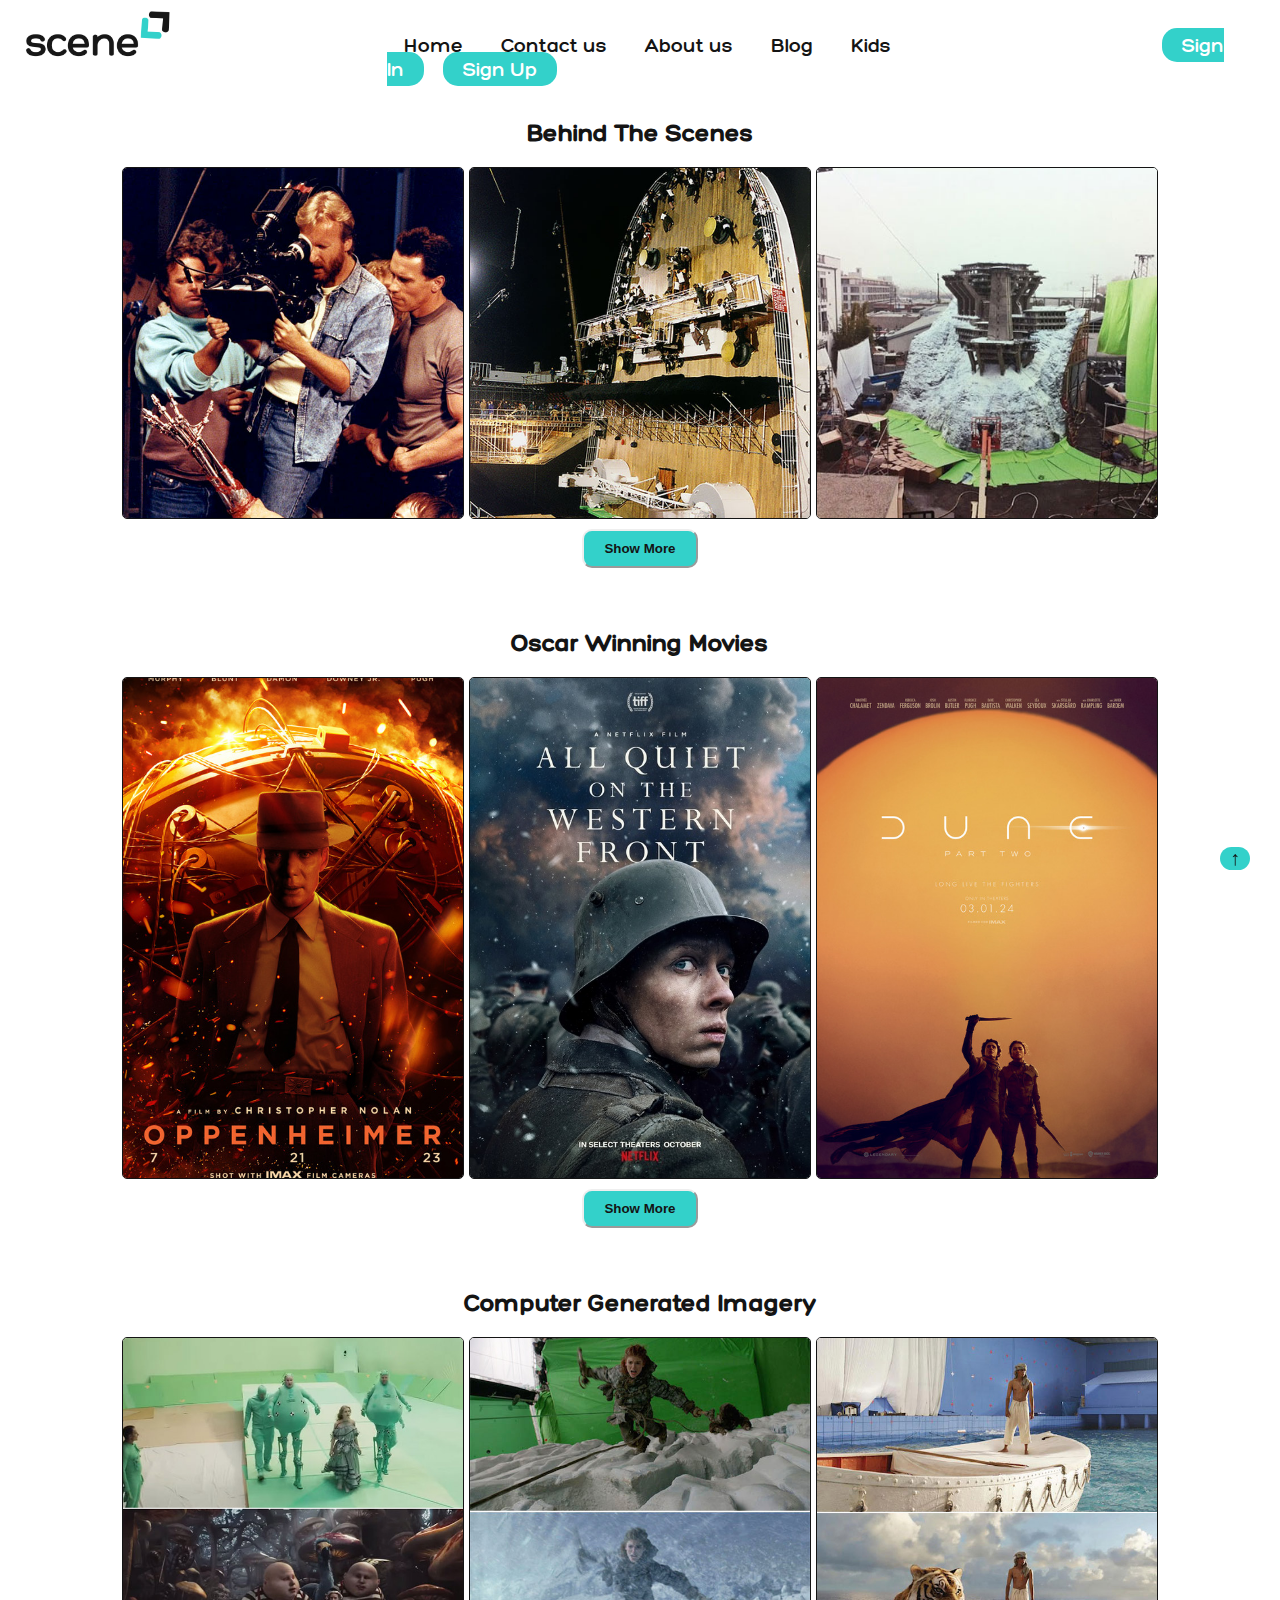
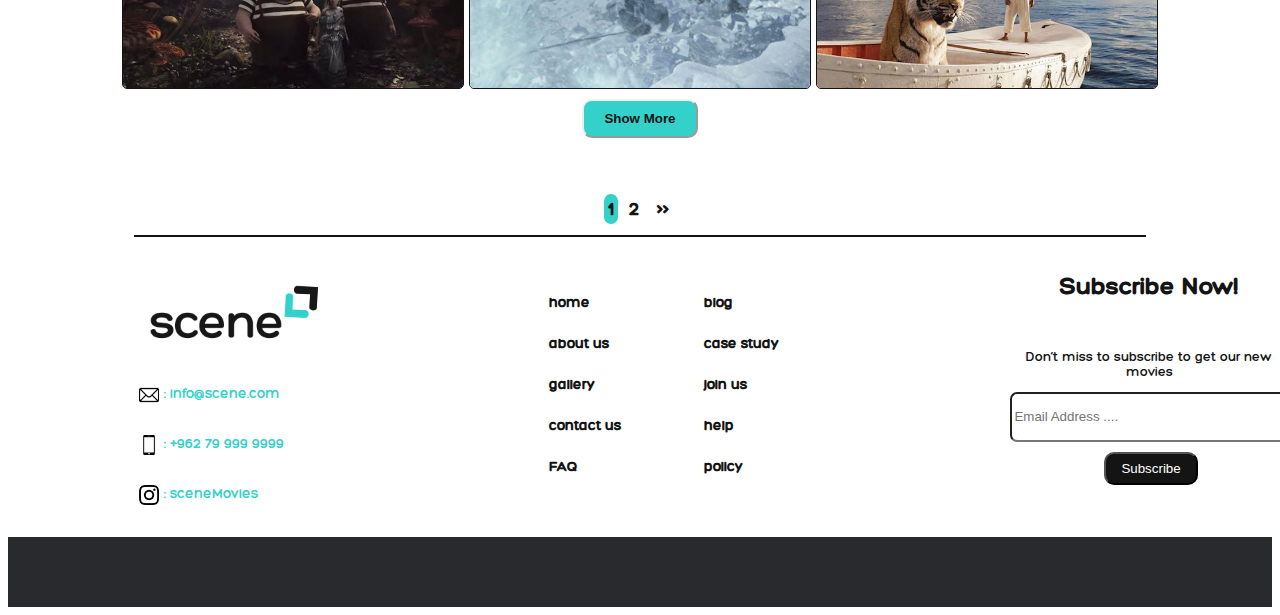
<file: ahmed/Gallery/gallery.html>
<!DOCTYPE html>
<html lang="en">
<head>
      <meta charset="UTF-8">
      <meta name="viewport" content="width=device-width, initial-scale=1.0">
      <title>Gallery</title>
      <link rel="stylesheet" href="gallery.css">
      <link rel="icon" href="../logo.png" type="image/x-icon">
      
</head>
<body>
      
      <!-- Nav - Start -->
      <div class="div1">
            <div class="headerDiv">
                <div class="optionsDiv">
                    <a href="../../azam/homePage.html" class="options">Home</a>
                    <a href="../contactus/contact.html" class="options">Contact us</a>
                    <a href="../../Fadi/index.html" class="options">About us</a>
                    <a href="../../Fadi/blog.html" class="options">Blog</a>
                    <a href="../../azam/KidshomePage.html" class="options">Kids</a>
                    <a href="../login/login+signup.html" class="sign" style="margin-left: 250px; margin-right: 15px;">Sign In</a>
                    <a href="../login/login+signup.html" class="sign">Sign Up</a>
                </div>
    
                <div class="logoDiv"><a href="../../azam/homePage.html">
                    <img src="../logo/logo-white-background.png" alt="" style="width: 180px; height: 60px;">
                  </a>
                </div>
            </div>
      </div>
      <!-- Nav - End -->
      
      <!-- Gallery - Start -->
       <div class="mainDIV">
            <!-- First Section Start -->
            <section>
                  <a name="BTS"></a>
                  <h2>Behind The Scenes</h2>
                  <div class="image-container">
                        <div class="image-wrapper">
                        <a href="Images/BTS-1.jpg"><img src="Images/BTS-1.jpg" alt=""></a>
                              <div class="photo-details">
                                    <h3>Movie Name</h3>
                                    <p>Details about the Movie.</p>
                              </div>
                        </div>
                        <div class="image-wrapper">
                        <a href="Images/BTS-2.jpg"><img src="Images/BTS-2.jpg" alt=""></a>
                              <div class="photo-details">
                                    <h3>Movie Name</h3>
                                    <p>Details about the Movie.</p>
                              </div>
                        </div>
                        <div class="image-wrapper ">
                        <a href="Images/BTS-3.jpg"><img src="Images/BTS-3.jpg" alt=""></a>
                        <div class="photo-details">
                              <h3>Movie Name</h3>
                              <p>Details about the Movie.</p>
                        </div>
                        </div>
                        <div class="image-wrapper hidden">
                        <a href="Images/BTS-4.jpg"><img src="Images/BTS-4.jpg" alt=""></a>
                        <div class="photo-details">
                              <h3>Movie Name</h3>
                              <p>Details about the Movie.</p>
                        </div>
                        </div>
                        <div class="image-wrapper hidden">
                        <a href="Images/BTS-5.jpg"><img src="Images/BTS-5.jpg" alt=""></a>
                        <div class="photo-details">
                              <h3>Movie Name</h3>
                              <p>Details about the Movie.</p>
                        </div>
                        </div>
                        <div class="image-wrapper hidden">
                        <a href="Images/BTS-6.jpg"><img src="Images/BTS-6.jpg" alt=""></a>
                        <div class="photo-details">
                              <h3>Movie Name</h3>
                              <p>Details about the Movie.</p>
                        </div>
                        </div>
                        <div class="image-wrapper hidden">
                        <a href="Images/BTS-7.jpg"><img src="Images/BTS-7.jpg" alt=""></a>
                        <div class="photo-details">
                              <h3>Movie Name</h3>
                              <p>Details about the Movie.</p>
                        </div>
                        </div>
                        <div class="image-wrapper hidden">
                        <a href="Images/BTS-8.jpg"><img src="Images/BTS-8.jpg" alt="" ></a>
                        <div class="photo-details">
                              <h3>Movie Name</h3>
                              <p>Details about the Movie.</p>
                        </div>
                        </div>
                        <div class="image-wrapper hidden">
                        <a href="Images/BTS-9.jpg" ><img src="Images/BTS-9.jpg" alt=""></a>
                        <div class="photo-details">
                              <h3>Movie Name</h3>
                              <p>Details about the Movie.</p>
                        </div>
                        </div>
                        <div class="image-wrapper hidden">
                        <a href="Images/BTS-10.jpg"><img src="Images/BTS-10.jpg" alt=""></a>
                        <div class="photo-details">
                              <h3>Movie Name</h3>
                              <p>Details about the Movie.</p>
                        </div>
                        </div>
                        <div class="image-wrapper hidden">
                        <a href="Images/BTS-11.jpg"><img src="Images/BTS-11.jpg" alt=""></a>
                        <div class="photo-details">
                              <h3>Movie Name</h3>
                              <p>Details about the Movie.</p>
                        </div>
                        </div>
                        <div class="image-wrapper hidden">
                        <a href="Images/BTS-12.jpg"><img src="Images/BTS-12.jpg" alt=""></a>
                        <div class="photo-details">
                              <h3>Movie Name</h3>
                              <p>Details about the Movie.</p>
                        </div>
                        </div>
                  </div>
                  <button id="BTS" class="show-more-btn">Show More</button>
            </section>
            <!-- First Section End -->

            <!-- Oscar winning Movies begin-->
            <section>
                  <a name="oscar"></a>
                  <h2>Oscar Winning Movies</h2>
                  <div class="image-container">
                        <div class="image-wrapper" style="height: 500px;">
                        <a href="Images/oscar-1.jpg"><img src="Images/oscar-1.jpg" alt=""></a>
                              <div class="photo-details">
                                    <h3>Movie Name</h3>
                                    <p>Details about the Movie.</p>
                              </div>
                        </div>
                        <div class="image-wrapper" style="height: 500px;">
                              <a href="Images/oscar-2.jpg"><img src="Images/oscar-2.jpg" alt=""></a>
                                    <div class="photo-details">
                                          <h3>Movie Name</h3>
                                          <p>Details about the Movie.</p>
                                    </div>
                        </div>
                        <div class="image-wrapper " style="height: 500px;">
                              <a href="Images/oscar-3.jpg"><img src="Images/oscar-3.jpg" alt=""></a>
                                    <div class="photo-details">
                                          <h3>Movie Name</h3>
                                          <p>Details about the Movie.</p>
                                    </div>
                        </div>
                        <div class="image-wrapper hidden" style="height: 500px;">
                              <a href="Images/oscar-4.jpg"><img src="Images/oscar-4.jpg" alt=""></a>
                                    <div class="photo-details">
                                          <h3>Movie Name</h3>
                                          <p>Details about the Movie.</p>
                                    </div>
                        </div>
                        <div class="image-wrapper hidden" style="height: 500px;">
                              <a href="Images/oscar-5.jpg"><img src="Images/oscar-5.jpg" alt=""></a>
                                    <div class="photo-details">
                                          <h3>Movie Name</h3>
                                          <p>Details about the Movie.</p>
                                    </div>
                        </div>
                        <div class="image-wrapper hidden" style="height: 500px;">
                              <a href="Images/oscar-6.jpg"><img src="Images/oscar-6.jpg" alt=""></a>
                                    <div class="photo-details">
                                          <h3>Movie Name</h3>
                                          <p>Details about the Movie.</p>
                                    </div>
                        </div>
                        <div class="image-wrapper hidden" style="height: 500px;">
                              <a href="Images/oscar-7.jpg"><img src="Images/oscar-7.jpg" alt=""></a>
                                    <div class="photo-details">
                                          <h3>Movie Name</h3>
                                          <p>Details about the Movie.</p>
                                    </div>
                        </div>
                        <div class="image-wrapper hidden" style="height: 500px;">
                              <a href="Images/oscar-8.jpg"><img src="Images/oscar-8.jpg" alt=""></a>
                                    <div class="photo-details">
                                          <h3>Movie Name</h3>
                                          <p>Details about the Movie.</p>
                                    </div>
                        </div>
                        
                  </div>
                  <button id="oscar" class="show-more-btn">Show More</button>
            </section>
            <!-- Oscar winning Movies end-->


            <!-- CGI Section Start -->
            <section>
                  <a name="CGI"></a>
                  <h2>Computer Generated Imagery</h2>
                  <div class="image-container">
                        <div class="image-wrapper ">
                              <a href=""><img src="Images/CGI-1.jpg" alt=""></a>
                              <div class="photo-details">
                                    <h3>Movie Name</h3>
                                    <p>Details about the Movie.</p>
                              </div>
                            </div>
                            <div class="image-wrapper ">
                              <a href=""><img src="Images/CGI-2.jpg" alt=""></a>
                              <div class="photo-details">
                                    <h3>Movie Name</h3>
                                    <p>Details about the Movie.</p>
                              </div>
                            </div>
                            <div class="image-wrapper ">
                              <a href=""><img src="Images/CGI-3.jpg" alt=""></a>
                              <div class="photo-details">
                                    <h3>Movie Name</h3>
                                    <p>Details about the Movie.</p>
                              </div>
                            </div>
                            <div class="image-wrapper hidden">
                              <a href=""><img src="Images/CGI-4.jpg" alt=""></a>
                              <div class="photo-details">
                                    <h3>Movie Name</h3>
                                    <p>Details about the Movie.</p>
                              </div>
                            </div>
                            <div class="image-wrapper hidden">
                              <a href=""><img src="Images/CGI-5.jpg" alt=""></a>
                              <div class="photo-details">
                                    <h3>Movie Name</h3>
                                    <p>Details about the Movie.</p>
                              </div>
                            </div>
                            <div class="image-wrapper hidden">
                              <a href=""><img src="Images/CGI-6.jpg" alt=""></a>
                              <div class="photo-details">
                                    <h3>Movie Name</h3>
                                    <p>Details about the Movie.</p>
                              </div>
                            </div>
                            <div class="image-wrapper hidden">
                              <a href=""><img src="Images/CGI-7.jpg" alt=""></a>
                              <div class="photo-details">
                                    <h3>Movie Name</h3>
                                    <p>Details about the Movie.</p>
                              </div>
                            </div>
                            <div class="image-wrapper hidden">
                              <a href=""><img src="Images/CGI-8.jpg" alt=""></a>
                              <div class="photo-details">
                                    <h3>Movie Name</h3>
                                    <p>Details about the Movie.</p>
                              </div>
                            </div>
                            <div class="image-wrapper hidden">
                              <a href=""><img src="Images/CGI-9.jpg" alt=""></a>
                              <div class="photo-details">
                                    <h3>Movie Name</h3>
                                    <p>Details about the Movie.</p>
                              </div>
                            </div>
                            <div class="image-wrapper hidden">
                              <a href=""><img src="Images/CGI-10.jpg" alt=""></a>
                              <div class="photo-details">
                                    <h3>Movie Name</h3>
                                    <p>Details about the Movie.</p>
                              </div>
                            </div>
                            <div class="image-wrapper hidden">
                              <a href=""><img src="Images/CGI-11.jpg" alt=""></a>
                              <div class="photo-details">
                                    <h3>Movie Name</h3>
                                    <p>Details about the Movie.</p>
                              </div>
                            </div>
                            <div class="image-wrapper hidden">
                              <a href=""><img src="Images/CGI-12.jpg" alt=""></a>
                              <div class="photo-details">
                                    <h3>Movie Name</h3>
                                    <p>Details about the Movie.</p>
                              </div>
                            </div>
                            <div class="image-wrapper hidden">
                              <a href=""><img src="Images/CGI-13.jpg" alt=""></a>
                              <div class="photo-details">
                                    <h3>Movie Name</h3>
                                    <p>Details about the Movie.</p>
                              </div>
                            </div>
                            <div class="image-wrapper hidden">
                              <a href=""><img src="Images/CGI-14.jpg" alt=""></a>
                              <div class="photo-details">
                                    <h3>Movie Name</h3>
                                    <p>Details about the Movie.</p>
                              </div>
                            </div>
                            <div class="image-wrapper hidden">
                              <a href=""><img src="Images/CGI-15.jpg" alt=""></a>
                              <div class="photo-details">
                                    <h3>Movie Name</h3>
                                    <p>Details about the Movie.</p>
                              </div>
                            </div>
                            
                            
                  </div>
                  <button id="CGI" class="show-more-btn">Show More</button>
            </section>
            <!-- CGI Section End -->
            
            


       </div>
      <!-- Gallery - End -->

      <!-- Page number Begin -->
            <div>
                  <div class="page-number">
                        <a href="gallery.html" style="color: #141414; background-color: #33d1ca; border-radius: 40px; padding: 4px ;" >1</a>
                        <a href="gallery-page2.html" >2</a>
                        <a href="gallery-page2.html" >&gt;&gt;</a>
                  </div>
            </div>
      <!-- Page number End -->

      <!-- Get top button start -->
      <div class="topBtnDiv">
            <button onclick="scrollToTop()">&#8593;</button>
        </div>
    
      <!-- Get top button end -->

      <!-- Footer begin -->
      <footer>
            <div class="emptyDiv2Footer">
                <div class="moveDiv2Footer">
                    <div class="lastDivFooter">
                        <div class="bigDivFooter">
                            <div class="footerLogoDivFooter"><a href="">
                              <img class="footerLogoFooter" src="../logo/logo-white-background.png" alt=""></a>
                            </div>
                            <br>
                            <div class="imageDivFooter"><img class="img1Footer" src="Icons/mail.png" alt="">
                            </div>
                            <div class="imageDivRFooter">
                                <p class="ContactInfoStyle">: info@scene.com</p>
                            </div>
                            <div class="imageDivFooter"><img class="img1Footer" src="Icons/smartphone-call.png" alt=""></div>
                            <div class="imageDivRFooter">
                                <p class="ContactInfoStyle">: +962 79 999 9999</p>
                            </div>
                            <div class="imageDivFooter"><img class="img1Footer" src="Icons/instagram.png" alt="">
                            </div>
                            <div class="imageDivRFooter">
                                <p class="ContactInfoStyle">: sceneMovies</p>
                            </div>
                        </div>
                    </div>
                    <div class="lastDivFooter" style="margin-left: 50px;">
                        <div class="bigDivFooter">
                            <div class="footerOptionsDivFooter" >
                                <a href="../../azam/homePage.html" class="footerOptionsFooter">home</a>
                                <a href="../../Fadi/index.html" class="footerOptionsFooter">about us</a>
                                <a href="../Gallery/gallery.html" class="footerOptionsFooter">gallery</a>
                                <a href="../contactus/contact.html" class="footerOptionsFooter">contact us</a>
                                <a href="../../Fadi/faq.html" class="footerOptionsFooter">FAQ</a>
                            </div>
                            <div class="footerOptionsDivFooter" style="position: relative; left: 50px;">
                                <a href="../Gallery/gallery.html" class="footerOptionsFooter">blog</a>
                                <a href="../Gallery/gallery.html" class="footerOptionsFooter">case study</a>
                                <a href="../login/login+signup.html" class="footerOptionsFooter">join us</a>
                                <a href="../contactus/contact.html" class="footerOptionsFooter">help</a>
                                <a href="../contactus/contact.html" class="footerOptionsFooter">policy</a>
                            </div>
                        </div>
                    </div>
    
                    <div style="width: 300px; height: 250px; float: left; margin-left: 120px;">
                        <div style="width: 290px; height: 80px;">
                            <h2 class="h2Footer">Subscribe Now!</h2>
                        </div>
                        <div style="width: 290px; height: 140px; text-align: center;">
                            <p style="color: #141414; font-size: 13px; ">Don’t miss to subscribe to get our new movies</p>
                            <div style="height: 50px; text-align: center;">
                                <form action="">
                                    <input type="text" placeholder="Email Address ...."
                                        style="padding-right: 95px; padding-top: 15px; padding-bottom: 16px; border-radius: 7px;">
                                    
                                    <div style="width: 290; height: 50px; padding-right: 260px ;">
                                        <input type="submit" value="Subscribe" class="submitFooter">
                                    </div>
                                </form>
                            </div>
                        </div>
                    </div>
                </div>
            </div>
        </footer>
    
        <div class="emptyDiv"></div>
            <!-- Footer end -->
      
      <script src="gallery.js"></script>
      
</body>
</html>
</file>
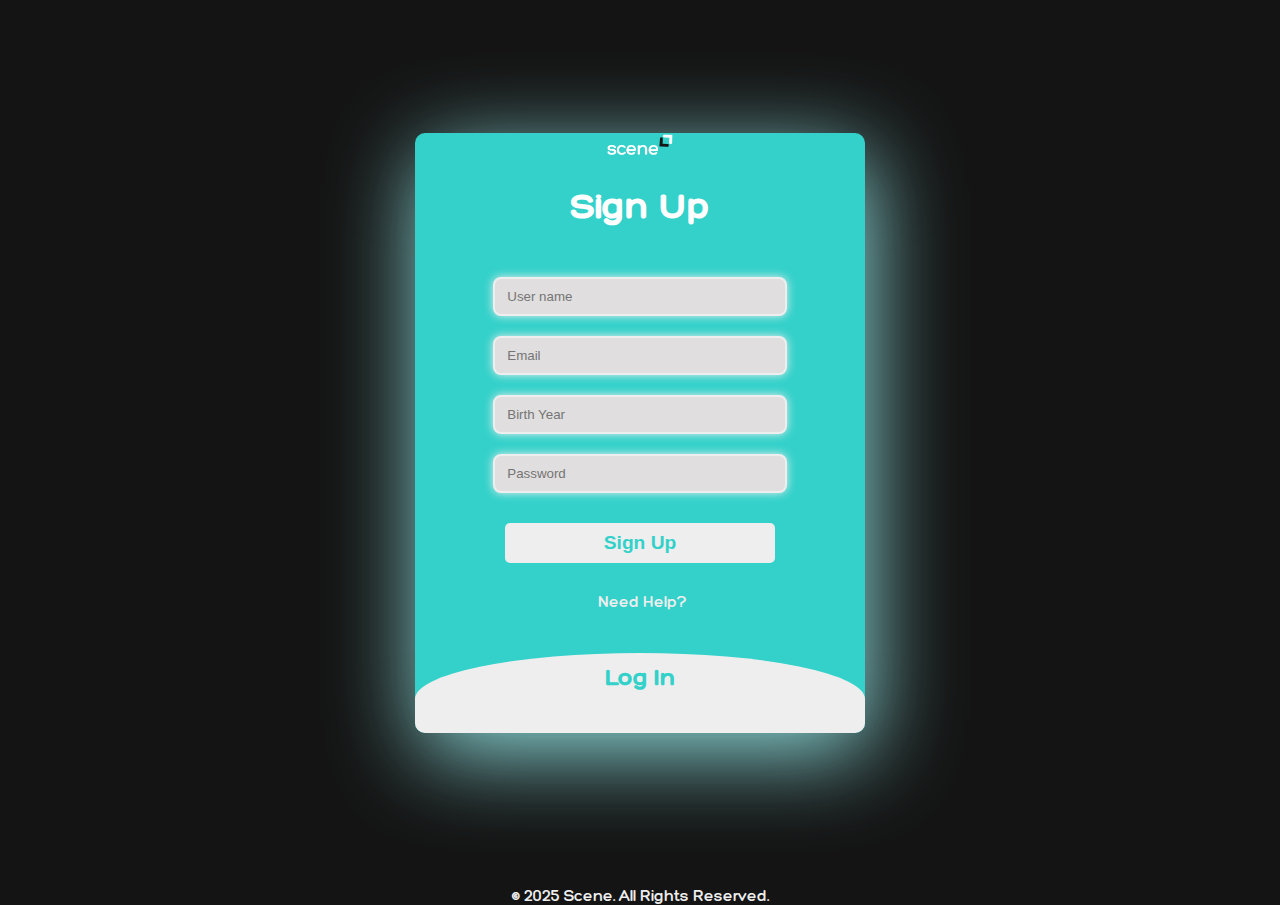
<file: ahmed/login/login+signup.html>
<!DOCTYPE html>
<html>
<head>
	<title>Sign Up</title>
	<link rel="stylesheet" type="text/css" href="login+signup.css">
	<link rel="icon" href="../logo.png" type="image/x-icon">
	<script>
		function validation() {
		    var pass = document.getElementById('pass').value;
		    if (pass.length < 8 || !/[a-z]/.test(pass) || !/[A-Z]/.test(pass) || !/[0-9]/.test(pass)) {
			  alert("Password must be at least 8 characters and contain at least one uppercase letter, one lowercase letter, and one number");
			  return false;
		    }
		    return true;
		}
	  </script>

</head>
<body>
<div class="wrapper">
	
	<div class="main">  	
		<input type="checkbox" id="chk" aria-hidden="true">

			<div class="signup">
				<form onsubmit="return validation()" action="../../index.html">
					
					<label for="chk" aria-hidden="true" >Sign Up</label>
					<input type="text" name="txt" placeholder="User name" required>
					<input type="email" name="email" placeholder="Email" required>
          				<input type="number" name="birth-year" placeholder="Birth Year" required min="1900" max="2024">
					<input type="password" name="pass" id="pass" placeholder="Password" required>
					<button>Sign Up</button>
					<br>
					<a href="../contactus/contact.html" id="help">Need Help?</a>
				</form>
			</div>

			<div class="login">
				<form action="../../azam/homePage.html">
					<label for="chk" aria-hidden="true">Log In</label>
					<input type="email" name="email" placeholder="Email" required>
					<input type="password" name="pass" id="pass" placeholder="Password" required>
					<button>Log In</button>
					<br>
					<a href="../contactus/contact.html" id="forgetPass">Forgot Password?</a>
					
				</form>
			</div>
	</div>
</div>
	<!-- footer begin-->
    <div class="footer">
        <p>&copy; 2025 Scene. All Rights Reserved.</p>
    </div>
    <!-- footer end-->


 
</body>
</html>
</file>
<file: style.css>
@font-face {
	font-family: 'HeroFont';
	src: url('ahmed/hero-2/HeroLight-Bold.otf') format('opentype'),
	     url('ahmed/hero-2/HeroLight-Light.otf') format('opentype'),
	     url('ahmed/hero-2/HeroLight-Regular.otf') format('opentype');
	font-weight: normal;
	font-style: normal;
  }
  body {
      background-image: url(home-BG.jpg);
      background-repeat: no-repeat;
      background-size: cover;
      background-attachment: fixed;
      background-position: center;
      display: flex;
      justify-content: center;
      align-items: center;
      
      margin: 0;
      font-family: 'HeroFont', sans-serif;
}




    /* nav begin */
  
  .div1{
        
        width: 100%;
        margin-bottom: 40px;
       
        
        
  }
  
  
   
  
  .headerDiv {
        width: 100%;
        height: 70px;
        border-spacing: 0;
        
        
    }
    
    .optionsDiv {
        float: inline-end;
        width: 70%;
        height: 50px;
        padding-top: 25px;
        padding-left: 30px;
        color: #141414;
    }
    
    .options {
        color: white;
        font-size: 23px;
        text-decoration: none;
        padding: 17px;
        transition-duration: .5s;
        font-weight: 500px;
        
    }
    
    .options:hover {
        border-bottom: 2px solid white;
       /*  border-bottom: 5px solid #33d1ca; */
        
        transform: scale(1.1);
        
        font-weight: bold;
    }
    
    .sign {
        color: white;
        font-size: 20px;
        text-decoration: none;
        
        background-color: rgba(51, 209, 202, 255);
        border-radius: 15px;
        padding: 9px 25px;
        transition-duration: .5s;
        
        font-weight: 700;
        
        
        
    }
    .joinBtn{
        
          width: 130px;
          float: right;
  
    }
    
    .sign:hover {
        background-color: #444444;
        /* border: 3px solid #33d1ca; */
        font-weight: bold;
    }
    
    .logoDiv {
        float: left;
        width: 150px;
        height: 60px;
    }
  
    /* nav begin */


  
  .container {
      width: 100%;
      height: 100%;
      
      
     margin-top: 110px;
     /*  border: 1px solid red; */
      text-align: center;
  }

  .container a {
      text-decoration: none;
      color: white;
      font-size: 20px;
      margin: 30px;
      text-align: center;
      background-color: rgba(20, 20, 20, 0.8);
      padding: 20px;
      border-radius: 10px;
      transition-duration: .5s;
      box-shadow: 0 0 5px #eee, 0 0 5px #eee, 0 0 7px #eee, 0 0 9px #eee, 0 0 10px #eee, 0 0 10px #eee, 0 0 20px #eee;

  }

  .container a:hover{
      background-color: rgba(51, 209, 202,0.8);
      transform: scale(1.1);
      padding: 15px;
  }

  .container h1{
      color: white;
      font-size: 120px;
  }

      
.logoHome {
      margin-bottom: 50px;
      
}
.logoHome img {
      height: 270px; 
      width: 580px;
      background-color: rgba(20, 20, 20, 0.3);
      border-radius: 15px;
      
}
</file>
<file: Fadi/styles.css>
@font-face {
    font-family: 'HeroFont';
    src: url('hero-2/HeroLight-Bold.otf') format('opentype'),
        url('hero-2/HeroLight-Light.otf') format('opentype'),
        url('hero-2/HeroLight-Regular.otf') format('opentype');
    font-weight: normal;
    font-style: normal;
}
body{
    background-color:#141414 ;
    font-family: 'HeroFont', sans-serif;
}
.div1{
    
    width: 100%;
    
}



.headerDiv {
    width: 100%;
    height: 70px;
    border-spacing: 0;
    background-color: #141414;
}

.optionsDiv {
    float: inline-end;
    width: 70%;
    height: 50px;
    padding-top: 25px;
    padding-left: 30px;
    color: #ffffff;
}

.options {
    color: #ffffff;
    font-size: 23px;
    text-decoration: none;
    padding: 17px;
    transition-duration: .5s;
    font-weight: 500px;
    
}

.options:hover {
    border-top: 5px solid #33d1ca;
   /*  border-bottom: 5px solid #33d1ca; */
    border-radius: 10px;
    transform: scale(1.1);
    color: #33d1ca;
    font-weight: bold;
}

.sign {
    color: white;
    font-size: 20px;
    text-decoration: none;
    padding: 20px;
    background-color: rgba(51, 209, 202, 255);
    border-radius: 15px;
    padding-top: 5px;
    padding-bottom: 5px;
    padding-top: 5px;
    padding-top: 5px;
    transition-duration: .5s;
}

.sign:hover {
    background-color:#444547;
}

.logoDiv {
    float: left;
    width: 150px;
    height: 60px;
}
.bgImg-div{
    
    background-image: url(Images/bgImg.jpg);
    background-size: cover;
    background-repeat: no-repeat;
    background-position: center;
    height: 400px;
    text-align: center;
    display: flex;
    flex-direction: column; /* Stack content vertically */
    justify-content: center; /* Center content vertically */
    align-items: center; 
    position: relative;
    width: 100%;
    
}
.bgImg-div::before{
    content: "";
    background-image: url(Images/bgImg.jpg);
    background-size: cover;
    background-repeat: no-repeat;
    background-position: center;
    filter: blur(3px);
    position: absolute;
    width: 100%;
    height: 100%;
}
.innerTxt{
   padding-bottom: 70px;
}
.bgImg-div h1{
    /* font-family: Verdana, Geneva, Tahoma, sans-serif; */
    color: #FFDAB9;
    font-size: 2.5rem;
    opacity: 0.8;

}
.bgImg-div p{
    /* font-family: Verdana, Geneva, Tahoma, sans-serif; */
    color: #FFDAB9;
    font-size: 1.5rem;
    opacity: 0.8;
    
}


#btn1{
    color: white;
    text-decoration: none;
    padding: 20px;
    background-color: rgba(51, 209, 202, 255);
    border-radius: 15px;
    padding-top: 5px;
    padding-bottom: 5px;
    transition-duration: .5s;
    position: absolute;
   left: 670px;
    margin: auto;
    font-size: 2rem;
    cursor: pointer;
}
#btn1:hover{
    background-color: #444547;
    cursor: pointer;
}
.txt{

   vertical-align: top;
    /* font-family: Verdana, Geneva, Tahoma, sans-serif; */
    color: #ffffff;



}
.txt h1{
    vertical-align: top;
    /* font-family: Verdana, Geneva, Tahoma, sans-serif; */
    color: #33d1ca;

}
.team-section {
    text-align: center;
    margin: 40px 0;
}

.team-section h2 {
    font-size: 2rem;
    margin-bottom: 20px;
    color: #33d1ca;
}

.team-cards {
    display: flex;
    justify-content: center;
    gap: 30px;
    flex-wrap: wrap; /* Makes it responsive */
}

.team-card {
    background-color: #2e2e2e;
    border-radius: 15px;
    padding: 20px;
    width: 250px;
    text-align: center;
    box-shadow: 0 4px 8px rgba(0, 0, 0, 0.3);
    transition: transform 0.3s ease, box-shadow 0.3s ease;
}

.team-card:hover {
    transform: scale(1.05);
    box-shadow: 0 8px 16px rgba(0, 0, 0, 0.4);
}

.team-img {
    width: 100px;
    height: 100px;
    border-radius: 50%; /* Makes the image circular */
    margin-bottom: 15px;
    object-fit: cover;
}

.team-card h3 {
    font-size: 1.2rem;
    color: #ffffff;
    margin-bottom: 10px;
}

.team-card h4 {
    font-size: 1rem;
    color: #33d1ca;
    margin-bottom: 10px;
}

.team-card ul {
    list-style-type: none;
    padding: 0;
    color: #ffffff;
}

.team-card ul li {
    margin: 5px 0;
    font-size: 0.9rem;
}

/* Footer CSS Begin */

.emptyDiv2Footer {
    width: 100%;
    height: 300px;
    border-spacing: 0;
    background-color: #141414;
    
    margin: 0 auto 0 auto; 
}

.moveDiv2Footer {
    width: 1200px;
    height: 260px;
    
    margin: auto;
}

.lastDivFooter {
    width: 350px;
    height: 250px;
    color: rgba(51, 209, 202, 255);
    float: left;
    padding-top: 25px;
}

.footerLogoDivFooter {
    width: 200px;
    height: 70px;
}

.footerLogoFooter {
    width: 200px;
    height: 70px;
    margin-bottom: 30px;
}

.bigDivFooter {
    width: 220px;
    height: 230px;
    float: left;
    padding-top: 20px;
}

.imageDivFooter {
    width: 30px;
    height: 40px;
    float: left;
    padding-top: 4px;


}

.imageDivRFooter {
    width: 170px;
    height: 50px;
    float: left;
}

.img1Footer {
    width: 20px;
    height: 20px;
    margin-left: 5px;
    margin-top: 10px;
}



.footerOptionsDivFooter {
    width: 105px;
    height: 230px;
    float: left;
    line-height: 40px;
    font-weight: bold;
}

.footerOptionsFooter {
    font-size: 14px;
    padding: 15px;
    color: hsl(0, 0%, 100%);
    text-decoration: none;
}

.footerOptionsFooter:hover {
    color: #33d1ca
}

.h2Footer {
    color: #ffffff;
    text-align: center;
    line-height: 60px;
}


.aFooter {
    padding-left: 10px;
    color: rgba(51, 209, 202, 255);
    text-decoration: none;
    font-weight: bold;
    font-size: 10px;
}

.submitFooter {
    background-color: #141414;
    color: white;
    padding-left: 15px;
    padding-right: 15px;
    padding-top: 7px;
    padding-bottom: 7px;
    border-radius: 10px;
    margin-top: 10px;
    margin-left: 100px;
    transition-duration: .5s;
}

.submitFooter:hover {
    background-color: #33d1ca;
}

.emptyDiv{
    width: 100%;
    margin: auto;
    height: 70px;
    border-spacing: 0;
    background-color: #282a2d;
    text-indent: 50px;
    
}

    /* Footer CSS End */
</file>
<file: azam/actionArabic.css>
@font-face {
    font-family: 'HeroFont';
    src: url('hero-2/HeroLight-Bold.otf') format('opentype'),
        url('hero-2/HeroLight-Light.otf') format('opentype'),
        url('hero-2/HeroLight-Regular.otf') format('opentype');
    font-weight: normal;
    font-style: normal;
}

body{
    font-family: 'HeroFont', sans-serif;
}
.div1 {
    width: 100%;
}

.logoDiv {
    float: left;
    width: 150px;
    height: 60px;
}

.headerDiv {
    width: 100%;
    height: 70px;
    border-spacing: 0;
    background-color: rgb(20, 20, 20);
}

.optionsDiv {
    float: inline-end;
    width: 70%;
    height: 50px;
    padding-top: 25px;
    padding-left: 30px;
    color: white;
}

.options {
    color: white;
    font-size: 20px;
    text-decoration: none;
    padding: 20px;
    transition-duration: .5s;
}

.options:hover {
    background-color: rgba(51, 209, 202, 255);
    border-radius: 10px;
}

.sign {
    color: white;
    font-size: 20px;
    text-decoration: none;
    padding: 20px;
    background-color: rgba(51, 209, 202, 255);
    border-radius: 15px;
    padding-top: 5px;
    padding-bottom: 5px;
    padding-top: 5px;
    padding-top: 5px;
    transition-duration: .5s;
}

.sign:hover {
    background-color: #141414;
}

.filmsDiv2 {
    width: 100%;
    height: 1100px;
    border-spacing: 0;
    background-color: rgb(20, 20, 20);
    padding-top: 50px;
}

.moveDiv2 {
    width: 1400px;
    height: 1000px;
    margin-left: 150px;
}

.imagesDiv2 {
    width: 250px;
    height: 330px;
    border-spacing: 0;
    background-color: rgb(20, 20, 20);
    float: left;
    padding: 5px;
}

.reduis2 {
    border-radius: 15px;
    transition-duration: .5s;
    width: 250px;
}

.reduis2:hover {
    padding: 10px;
    background-color: #282a2d;

}

.emptyDiv2 {
    padding-top: 150px;
    padding: 5px;
    width: 89%;
    height: 200px;
    border-spacing: 0;
    background-color: #141414;
    padding-left: 150px;
    border: 7px solid #141414
}

.emptyDiv2 {
    padding-top: 150px;
    padding: 5px;
    width: 89%;
    height: 200px;
    border-spacing: 0;
    background-color: #141414;
    padding-left: 150px;
    border: 7px solid #141414
}

.lastDiv {
    width: 350px;
    height: 200px;
    color: rgba(51, 209, 202, 255);
    float: left;
    padding-left: 10px;
}

.a {
    padding-left: 10px;
    color: rgba(51, 209, 202, 255);
    text-decoration: none;
    font-weight: bold;
    transition-duration: .5s;
}

.a:hover {
    background-color: #282a2d;
}

.submit {
    background-color: #141414;
    color: #33d1ca;
    padding-left: 15px;
    padding-right: 15px;
    padding-top: 7px;
    padding-bottom: 7px;
    border-radius: 10px;
    transition-duration: .5s;
}

.submit:hover {
    background-color: #282a2d;
}
</file>
<file: azam/footer.css>
body{
    font-family: 'HeroFont', sans-serif;
}
@font-face {
    font-family: 'HeroFont';
    src: url('hero-2/HeroLight-Bold.otf') format('opentype'),
        url('hero-2/HeroLight-Light.otf') format('opentype'),
        url('hero-2/HeroLight-Regular.otf') format('opentype');
    font-weight: normal;
    font-style: normal;
}
.emptyDiv2Footer {
    width: 100%;
    height: 300px;
    border-spacing: 0;
    background-color: #141414;
    border: 2px solid #282a2d;
}

.moveDiv2Footer {
    width: 1200px;
    height: 260px;
    margin-top: 40px;
    margin-left: 100px;
}

.lastDivFooter {
    width: 350px;
    height: 250px;
    color: rgba(51, 209, 202, 255);
    float: left;
}

.footerLogoDivFooter {
    width: 200px;
    height: 70px;
}

.footerLogoFooter {
    width: 200px;
    height: 70px;
}

.bigDivFooter {
    width: 220px;
    height: 230px;
    float: left;
}

.imageDivFooter {
    width: 30px;
    height: 50px;
    float: left;
}

.imageDivRFooter {
    width: 170px;
    height: 50px;
    float: left;
}

.img1Footer {
    width: 20px;
    height: 20px;
    margin-left: 5px;
    margin-top: 10px;
}

.footerOptionsDivRFooter {
    width: 100px;
    height: 230px;
    float: left;
    line-height: 40px;
}

.footerOptionsDivFooter {
    width: 105px;
    height: 230px;
    float: left;
    line-height: 40px;
}

.footerOptionsFooter {
    font-size: 14px;
    padding: 15px;
    color: #33d1ca;
    text-decoration: none;
}

.footerOptionsFooter:hover {
    color: rgb(255, 255, 255);
}

.h2Footer {
    color: #33d1ca;
    text-align: center;
    line-height: 60px;
}


.aFooter {
    padding-left: 10px;
    color: rgba(51, 209, 202, 255);
    text-decoration: none;
    font-weight: bold;
    font-size: 10px;
}

.submitFooter {
    background-color: #33d1ca;
    color: white;
    padding-left: 15px;
    padding-right: 15px;
    padding-top: 7px;
    padding-bottom: 7px;
    border-radius: 10px;
    margin-top: 10px;
    margin-left: 100px;
    transition-duration: .5s;
}

.submitFooter:hover {
    background-color: #282a2d;
}

.emptyDiv{
    width: 100%;
    height: 70px;
    border-spacing: 0;
    background-color: #282a2d;
    text-indent: 50px;
    border: 1px solid #282a2d;
}
</file>
<file: azam/homePage.css>
@font-face {
    font-family: 'HeroFont';
    src: url('hero-2/HeroLight-Bold.otf') format('opentype'),
        url('hero-2/HeroLight-Light.otf') format('opentype'),
        url('hero-2/HeroLight-Regular.otf') format('opentype');
    font-weight: normal;
    font-style: normal;
}

body{
    font-family: 'HeroFont', sans-serif;
}

.div1 {
    width: 100%;
}

#headerDiv {
    width: 100%;
    height: 70px;
    border-spacing: 0;
    background-color: rgb(20, 20, 20);
}

.optionsDiv {
    float: inline-end;
    width: 70%;
    height: 40px;
    padding-top: 25px;
    padding-left: 30px;
    color: white;
}

.options {
    color: white;
    font-size: 20px;
    text-decoration: none;
    padding: 20px;
    transition-duration: .5s;
}

.options:hover {
    background-color: rgba(51, 209, 202, 255);
    border-radius: 10px;
}

.sign {
    color: white;
    font-size: 20px;
    text-decoration: none;
    padding: 20px;
    background-color: rgba(51, 209, 202, 255);
    border-radius: 15px;
    padding-top: 5px;
    padding-bottom: 5px;
    padding-top: 5px;
    padding-top: 5px;
    transition-duration: .5s;
}

.sign:hover {
    background-color: #141414;
}

.logoDiv {
    float: left;
    width: 150px;
    height: 60px;
    margin-left: 40px;
}

.interfaceImageDiv {
    width: 100%;
    height: 700px;
    border: 2px solid rgb(20, 20, 20);
    border-spacing: 0;
    background-color: #32373c;
    background-image: url(images/imageMovies/squid.jpg);
    background-repeat: no-repeat;
    background-size: 100% 700px;
    background-attachment: scroll;
}

.inImageDiv {
    width: 500px;
    height: 200px;
    border-spacing: 0;
    margin-top: 350px;
    margin-left: 550px;
    background-color: rgb(20, 20, 20, 0.9);
    border-radius: 15px;
    padding-top: 10px;
}

.inImage {
    text-align: center;
    color: white;
    font-variant-caps: all-petite-caps;
    padding-bottom: 0;
    margin: 0;
}

.inImageSpan {
    color: rgba(51, 209, 202, 255);
    font-size: 80px;
    margin-left: 135px;
    text-transform: lowercase;
    font-weight: bold;
    padding-top: 0;
    margin-top: 0;
}

.inImagesign {
    color: white;
    font-size: 20px;
    text-decoration: none;
    padding: 20px;
    background-color: rgba(51, 209, 202, 255);
    border-radius: 15px;
    padding-top: 5px;
    padding-bottom: 5px;
    padding-top: 5px;
    padding-top: 5px;
    margin-left: 180px;
    transition-duration: .5s;
}

.inImagesign:hover {
    background-color: #141414;
}

#bodyDiv {
    width: 100%;
    height: 70px;
    border-spacing: 0;
    background-color: rgb(20, 20, 20);
    text-indent: 50px;
    text-align: center;
    padding-top: 25px;
}

#select {
    text-transform: capitalize;
    font-size: 15px;
    background-color: #32373c;
    border-radius: 15px;
    color: white;
    border: none;
    font-weight: bold;
    padding-left: 170px;
    padding-top: 10px;
    padding-bottom: 10px;
    border: 3px solid white;
}

.emptyDiv {
    width: 100%;
    height: 70px;
    border-spacing: 0;
    background-color: #282a2d;
    text-indent: 50px;
    border: 1px solid #141414;
}

.h3 {
    color: rgba(51, 209, 202, 255);
    font-variant-caps: all-petite-caps;
    font-size: 25px;
}

.interfaceImageDiv2 {
    width: 100%;
    height: 1100px;
    border: 2px solid rgb(20, 20, 20);
    border-spacing: 0;
    background-color: #32373c;
    background-image: url(images/almashi.jpg);
    background-repeat: no-repeat;
    background-size: 100% 1100px;
    background-attachment: scroll;
}

.inImageDiv2 {
    width: 500px;
    height: 230px;
    border-spacing: 0;
    margin-top: 560px;
    margin-left: 50px;
    background-color: rgb(20, 20, 20, 0.5);
    border-radius: 15px;
    padding-top: 10px;
}

.inImage2 {
    color: white;
    font-variant-caps: all-petite-caps;
    text-indent: 150px;
    margin-bottom: 0;
    padding-bottom: 0;
}

.inImageSpan2 {
    color: rgba(51, 209, 202, 255);
    font-size: 80px;
    margin-left: 150px;
    font-variant-caps: all-petite-caps;
    padding: 0;
    margin-top: 0;
}

.inImagesign2 {
    color: white;
    font-size: 20px;
    text-decoration: none;
    padding: 20px;
    background-color: rgba(51, 209, 202, 255);
    border-radius: 15px;
    padding-top: 5px;
    padding-bottom: 5px;
    padding-top: 5px;
    padding-top: 5px;
    margin-left: 180px;
    transition-duration: .5s;
}

.inImagesign2:hover {
    background-color: #141414;
}

.movieOptionsDiv {
    width: 1050px;
    float: right;
    height: 70px;
    text-align: center;
}

.movieOptions {
    color: white;
    font-size: 10px;
    text-decoration: none;
    background-color: rgba(51, 209, 202, 255);
    border-radius: 15px;
    padding-top: 5px;
    padding-bottom: 5px;
    padding-right: 20px;
    padding-left: 20px;
    text-transform: capitalize;
    transition-duration: .5s;
    margin-right: 10px;
    margin-left: 10px;
}

.movieOptions:hover {
    background-color: #141414;
}

#filmsDiv {
    width: 100%;
    height: 550px;
    border-spacing: 0;
    background-color: rgb(20, 20, 20);
    padding-top: 50px;
}

.moveDiv {
    width: 1380px;
    height: 520px;
    margin-left: 100px;
}

.imagesDiv {
    width: 265px;
    height: 520px;
    border-spacing: 0;
    background-color: rgb(20, 20, 20);
    float: left;
    padding: 5px;
    text-align: center;
}

.p {
    font-size: 20px;
    text-decoration: none;
    background-color: #282a2d;
    color: white;
    padding-top: 10px;
    padding-bottom: 10px;
    padding-left: 15px;
    padding-right: 15px;
    border-radius: 15px;
    font-family: Verdana, Geneva, Tahoma, sans-serif;
    transition-duration: 0.5s;
}

.p:hover {
    background-color: #33d1ca;
}

.reduis {
    border-radius: 15px;
    transition-duration: .5s;
}

.reduis:hover {
    transform: scale(1.1);
    background-color: #282a2d;
}

#filmsDiv2 {
    width: 100%;
    height: 1100px;
    border-spacing: 0;
    background-color: rgb(20, 20, 20);
    padding-top: 50px;
}

#filmsDiv3 {
    width: 100%;
    height: 1100px;
    border-spacing: 0;
    background-color: rgb(20, 20, 20);
    padding-top: 50px;
}

.moveDiv2 {
    width: 1300px;
    height: 1000px;
    margin-left: 100px;
}

.imagesDiv2 {
    width: 250px;
    height: 330px;
    border-spacing: 0;
    background-color: rgb(20, 20, 20);
    float: left;
    padding: 5px;
}

.reduis2 {
    border-radius: 15px;
    transition-duration: .5s;
    width: 250px;
}

.reduis2:hover {
    padding: 10px;
    background-color: #282a2d;

}

.emptyDiv2 {
    padding-top: 150px;
    padding: 5px;
    width: 89%;
    height: 200px;
    border-spacing: 0;
    background-color: #141414;
    padding-left: 150px;
    border: 7px solid #141414
}

.lastDiv {
    width: 350px;
    height: 200px;
    color: rgba(51, 209, 202, 255);
    float: left;
    padding-left: 10px;
}

.a {
    padding-left: 10px;
    color: rgba(51, 209, 202, 255);
    text-decoration: none;
    font-weight: bold;
    transition-duration: .5s;
}

.a:hover {
    background-color: #282a2d;
}

.submit {
    background-color: #141414;
    color: #33d1ca;
    padding-left: 15px;
    padding-right: 15px;
    padding-top: 7px;
    padding-bottom: 7px;
    border-radius: 10px;
    transition-duration: .5s;
}

.submit:hover {
    background-color: #282a2d;
}
</file>
<file: azam/product.css>
@font-face {
    font-family: 'HeroFont';
    src: url('hero-2/HeroLight-Bold.otf') format('opentype'),
        url('hero-2/HeroLight-Light.otf') format('opentype'),
        url('hero-2/HeroLight-Regular.otf') format('opentype');
    font-weight: normal;
    font-style: normal;
}

body{
    font-family: 'HeroFont', sans-serif;
}

.productDiv {
    width: 100%;
    height: 700px;
    background-color: #2e2e30;
    border: 1px solid #2e2e30;
}

.imageProductImage {
    float: right;
    width: 500px;
    height: 600px;
    margin-top: 50px;
    margin-right: 100px;
    background-image: url(images/imageMovies/squid.3jpg.webp);
    background-size: 500px 600px;
    border-radius: 15px;
}

.productDiv2 {
    width: 600px;
    height: 530px;
    margin-left: 200px;
    border: 1px solid #2e2e30;
}

.informationProductDiv {
    width: 298px;
    height: 50px;
    float: left;
    border-bottom: 1px solid #141414;
}

.iconProductDiv {
    width: 40px;
    margin-left: 10px;
}

.iconProduct {
    width: 25px;
    height: 25px;
    margin-top: 15px;
    margin-left: 10px;
    float: left;
}

.iconInformation {
    width: 200px;
    height: 40px;
    float: right;
    margin-right: 50px;
}

.historyDiv{
    width: 600px;
    height: 130px;
    margin-top: 60px;
    border-bottom: 1px solid #141414;
    margin-bottom: 15px;
}

.pProduct{
    text-transform: capitalize;
    font-weight: bold;
    font-size: 15px;
}

.spanProduct{
    font-weight: normal;
    color: white;
    font-size: 15px;
}


.signProduct {
    color: white;
    font-size: 15px;
    text-decoration: none;
    background-color: rgba(51, 209, 202, 255);
    border-radius: 15px;
    padding-top: 5px;
    padding-bottom: 5px;
    padding-left: 20px;
    padding-right: 20px;
    transition-duration: .5s;
    margin-left: 240px;
    margin-top: 200px;
}

.signProduct:hover {
    background-color: #141414;
}
</file>
<file: Fadi/blogStyle.css>
@font-face {
    font-family: 'HeroFont';
    src: url('hero-2/HeroLight-Bold.otf') format('opentype'),
        url('hero-2/HeroLight-Light.otf') format('opentype'),
        url('hero-2/HeroLight-Regular.otf') format('opentype');
    font-weight: normal;
    font-style: normal;
}
body{
    background-color:#141414 ;
    font-family: 'HeroFont', sans-serif;
}
/* Header section */
.headerDiv {
    width: 100%;
    height: 70px;
    border-spacing: 0;
    background-color: #141414;
}

.optionsDiv {
    float: inline-end;
    width: 70%;
    height: 50px;
    padding-top: 25px;
    padding-left: 30px;
    color: #ffffff;
}

.options {
    color: #ffffff;
    font-size: 23px;
    text-decoration: none;
    padding: 17px;
    transition-duration: .5s;
    font-weight: 500px;
    
}

.options:hover {
    border-top: 5px solid #33d1ca;
   /*  border-bottom: 5px solid #33d1ca; */
    border-radius: 10px;
    transform: scale(1.1);
    color: #33d1ca;
    font-weight: bold;
}

.sign {
    color: white;
    font-size: 20px;
    text-decoration: none;
    padding: 20px;
    background-color: rgba(51, 209, 202, 255);
    border-radius: 15px;
    padding-top: 5px;
    padding-bottom: 5px;
    padding-top: 5px;
    padding-top: 5px;
    transition-duration: .5s;
}

.sign:hover {
    background-color:#444547;
}

.logoDiv {
    float: left;
    width: 150px;
    height: 60px;
}
  /* bgImg section */
  .bgImg-div{
    
    background-image: url(Images/blog1.jpg);
    background-size: cover;
    background-repeat: no-repeat;
    background-position: center;
    height: 400px;
    text-align: center;
    display: flex;
    flex-direction: column; /* Stack content vertically */
    justify-content: center; /* Center content vertically */
    align-items: center; 
    position: relative;
    width: 100%;
}
.innerTxt{
    padding-bottom: 200px;
 }
 .bgImg-div h1{
     font-family: Verdana, Geneva, Tahoma, sans-serif;
     color: #FFDAB9;
     font-size: 2.5rem;
     opacity: 0.8;
 
 }
 .bgImg-div p{
     font-family: Verdana, Geneva, Tahoma, sans-serif;
     color: #FFDAB9;
     font-size: 1.5rem;
     opacity: 0.8;
 }
  /* txt div */
 .txt{
text-align: center;
font-family: Verdana, Geneva, Tahoma, sans-serif;

 }
 .txt h1{
    color: #33d1ca;
 }
 .txt p{
    color: #ffffff;
 }
  /* cards div */

.cards-section {
    text-align: center;
    margin: 40px 0;
}

.cards-section h2 {
    font-size: 2rem;
    margin-bottom: 20px;
    color: #FFDAB9;
    opacity: 0.8;
}

/* Flexbox for cards */
.topic-cards {
    display: flex;
    justify-content: center;
    gap: 30px;
    flex-wrap: wrap;
    text-decoration: none;
}
.topic-cards a{
    text-decoration: none;
}

/* Card Style */
.topic-card {
    background-color: #2e2e2e;
    border-radius: 15px;
    width: 300px; /* Adjusted card width */
    height: 300px; /* Adjusted card height */
    background-size: cover;
    background-position: center;
    display: flex;
    justify-content: center;
    align-items: center;
    box-shadow: 0 4px 8px rgba(0, 0, 0, 0.3);
    transition: transform 0.3s ease, box-shadow 0.3s ease;
    text-align: center;
    color: #ffffff;
}

.topic-card h2 {
    font-size: 1.5rem;
    font-weight: bold;
    text-shadow: 2px 2px 5px rgba(0, 0, 0, 0.7); /* Ensures the text is readable on backgrounds */
    margin: 0;
}

.topic-card:hover {
    transform: scale(1.05);
    box-shadow: 0 8px 16px rgba(0, 0, 0, 0.4);
}
/* Footer CSS Begin */

.emptyDiv2Footer {
    width: 100%;
    height: 300px;
    border-spacing: 0;
    background-color: #141414;
    
    margin: 0 auto 0 auto; 
}

.moveDiv2Footer {
    width: 1200px;
    height: 260px;
    
    margin: auto;
}

.lastDivFooter {
    width: 350px;
    height: 250px;
    color: rgba(51, 209, 202, 255);
    float: left;
    padding-top: 25px;
}

.footerLogoDivFooter {
    width: 200px;
    height: 70px;
}

.footerLogoFooter {
    width: 200px;
    height: 70px;
    margin-bottom: 30px;
}

.bigDivFooter {
    width: 220px;
    height: 230px;
    float: left;
    padding-top: 20px;
}

.imageDivFooter {
    width: 30px;
    height: 40px;
    float: left;
    padding-top: 4px;


}

.imageDivRFooter {
    width: 170px;
    height: 50px;
    float: left;
}

.img1Footer {
    width: 20px;
    height: 20px;
    margin-left: 5px;
    margin-top: 10px;
}



.footerOptionsDivFooter {
    width: 105px;
    height: 230px;
    float: left;
    line-height: 40px;
    font-weight: bold;
}

.footerOptionsFooter {
    font-size: 14px;
    padding: 15px;
    color: hsl(0, 0%, 100%);
    text-decoration: none;
}

.footerOptionsFooter:hover {
    color: #33d1ca
}

.h2Footer {
    color: #ffffff;
    text-align: center;
    line-height: 60px;
}


.aFooter {
    padding-left: 10px;
    color: rgba(51, 209, 202, 255);
    text-decoration: none;
    font-weight: bold;
    font-size: 10px;
}

.submitFooter {
    background-color: #141414;
    color: white;
    padding-left: 15px;
    padding-right: 15px;
    padding-top: 7px;
    padding-bottom: 7px;
    border-radius: 10px;
    margin-top: 10px;
    margin-left: 100px;
    transition-duration: .5s;
}

.submitFooter:hover {
    background-color: #33d1ca;
}

.emptyDiv{
    width: 100%;
    margin: auto;
    height: 70px;
    border-spacing: 0;
    background-color: #282a2d;
    text-indent: 50px;
    
}

    /* Footer CSS End */
</file>
<file: Fadi/faqStyle.css>
/* General Styles */
@font-face {
  font-family: 'HeroFont';
  src: url('hero-2/HeroLight-Bold.otf') format('opentype'),
      url('hero-2/HeroLight-Light.otf') format('opentype'),
      url('hero-2/HeroLight-Regular.otf') format('opentype');
  font-weight: normal;
  font-style: normal;
}

body {
  font-family: 'Inter', sans-serif;
  background-color: #141414; /* Dark page background */
  color: #33d1ca; /* Text color */
  display: flex;
  justify-content: center;
  align-items: center;
  font-family: 'HeroFont', sans-serif;
}

/* Main Container */
.main {
  width: 100%;
  height: 100%;
}
/* Title section  */
.Title{
  text-align: center;
}
.Title p{
  color: #ffffff;
}
.Title p .highlight{
  color: #33d1ca;
}
/* Header Section */
.div1 {
  width: 100%;
  margin-bottom: 90px;
}

.headerDiv {
  width: 100%;
  height: 70px;
  background-color: #141414;
}

.logoDiv {
  float: left;
  width: 150px;
  height: 60px;
}

.optionsDiv {
  float: inline-end;
  width: 70%;
  height: 50px;
  padding-top: 25px;
  padding-left: 30px;
  color: #ffffff;
}

.options {
  color: #ffffff;
  font-size: 23px;
  text-decoration: none;
  padding: 17px;
  transition-duration: 0.5s;
  font-weight: 500;
}

.options:hover {
  border-top: 5px solid #33d1ca;
  border-radius: 10px;
  transform: scale(1.1);
  color: #33d1ca;
  font-weight: bold;
}

.signBTN {
  float: right;
  width: 240px;
}

.sign {
  color: white;
  font-size: 20px;
  text-decoration: none;
  padding: 20px;
  background-color: rgba(51, 209, 202, 255);
  border-radius: 15px;
  padding-top: 5px;
  transition-duration: 0.5s;
}

.sign:hover {
  background-color: #444547;
}
/* Title section */
h1{
  
    font-family: 'Montserrat', sans-serif;
    font-weight: 700; /* To make it bold */
    font-size: 36px; /* You can adjust the size */
  
  
}
/* FAQ Section */
.faq-container {
  width: 100%;
  max-width: 500px;
  background-color: #282a2d; /* Background for questions and answers */
  border-radius: 10px;
  box-shadow: 0 4px 10px rgba(0, 0, 0, 0.1);
  overflow: hidden;
  margin: auto;
}

.faq-item {
  border-bottom: 1px solid #e9ecef;
}

.faq-item:last-child {
  border-bottom: none;
}

.faq-question {
  padding: 20px;
  font-size: 16px;
  font-weight: 500;
  display: flex;
  justify-content: space-between;
  align-items: center;
  cursor: pointer;
  background-color: #282a2d; /* Background of questions */
  color: #33d1ca; /* Text color for questions */
  transition: background-color 0.3s ease;
}

.faq-question:hover {
  background-color: #333;
}

.faq-answer {
  max-height: 0;
  overflow: hidden;
  padding: 0 20px;
  background-color: #282a2d; /* Background of answers */
  color: #ffffff; /* Text color for answers */
  font-size: 14px;
  line-height: 1.6;
  transition: max-height 0.3s ease, padding 0.3s ease;
}

.faq-answer.open {
  max-height: 200px;
  padding: 15px 20px;
}

.arrow {
  font-size: 18px;
  transition: transform 0.3s ease;
}

.arrow.open {
  transform: rotate(90deg);
}

/* Responsive Design */
@media (max-width: 768px) {
  .faq-question {
    font-size: 14px;
    padding: 15px;
  }

  .faq-answer {
    font-size: 13px;
  }
}

@media (max-width: 480px) {
  .faq-container {
    max-width: 90%;
  }
}

/* Footer CSS Begin */

.emptyDiv2Footer {
  width: 100%;
  height: 300px;
  border-spacing: 0;
  background-color: #141414;
  
  margin: 0 auto 0 auto; 
}

.moveDiv2Footer {
  width: 1200px;
  height: 260px;
  
  margin: auto;
}

.lastDivFooter {
  width: 350px;
  height: 250px;
  color: rgba(51, 209, 202, 255);
  float: left;
  padding-top: 25px;
}

.footerLogoDivFooter {
  width: 200px;
  height: 70px;
}

.footerLogoFooter {
  width: 200px;
  height: 70px;
  margin-bottom: 30px;
}

.bigDivFooter {
  width: 220px;
  height: 230px;
  float: left;
  padding-top: 20px;
}

.imageDivFooter {
  width: 30px;
  height: 40px;
  float: left;
  padding-top: 4px;


}

.imageDivRFooter {
  width: 170px;
  height: 50px;
  float: left;
}

.img1Footer {
  width: 20px;
  height: 20px;
  margin-left: 5px;
  margin-top: 10px;
}



.footerOptionsDivFooter {
  width: 105px;
  height: 230px;
  float: left;
  line-height: 40px;
  font-weight: bold;
}

.footerOptionsFooter {
  font-size: 14px;
  padding: 15px;
  color: hsl(0, 0%, 100%);
  text-decoration: none;
}

.footerOptionsFooter:hover {
  color: #33d1ca
}

.h2Footer {
  color: #ffffff;
  text-align: center;
  line-height: 60px;
}


.aFooter {
  padding-left: 10px;
  color: rgba(51, 209, 202, 255);
  text-decoration: none;
  font-weight: bold;
  font-size: 10px;
}

.submitFooter {
  background-color: #141414;
  color: white;
  padding-left: 15px;
  padding-right: 15px;
  padding-top: 7px;
  padding-bottom: 7px;
  border-radius: 10px;
  margin-top: 10px;
  margin-left: 100px;
  transition-duration: .5s;
}

.submitFooter:hover {
  background-color: #33d1ca;
}

.emptyDiv{
  width: 100%;
  margin: auto;
  height: 70px;
  border-spacing: 0;
  background-color: #282a2d;
  text-indent: 50px;
  
}

  /* Footer CSS End */
</file>
<file: Fadi/InnerBlog1Style.css>
@font-face {
  font-family: 'HeroFont';
  src: url('hero-2/HeroLight-Bold.otf') format('opentype'),
      url('hero-2/HeroLight-Light.otf') format('opentype'),
      url('hero-2/HeroLight-Regular.otf') format('opentype');
  font-weight: normal;
  font-style: normal;
}

.headerDiv {
    width: 100%;
    height: 70px;
    border-spacing: 0;
    background-color: #141414;
}

.optionsDiv {
    float: inline-end;
    width: 70%;
    height: 50px;
    padding-top: 25px;
    padding-left: 30px;
    color: #ffffff;
}

.options {
    color: #ffffff;
    font-size: 23px;
    text-decoration: none;
    padding: 17px;
    transition-duration: .5s;
    font-weight: 500px;
    
}

.options:hover {
    border-top: 5px solid #33d1ca;
   /*  border-bottom: 5px solid #33d1ca; */
    border-radius: 10px;
    transform: scale(1.1);
    color: #33d1ca;
    font-weight: bold;
}

.sign {
    color: white;
    font-size: 20px;
    text-decoration: none;
    padding: 20px;
    background-color: rgba(51, 209, 202, 255);
    border-radius: 15px;
    padding-top: 5px;
    padding-bottom: 5px;
    padding-top: 5px;
    padding-top: 5px;
    transition-duration: .5s;
}

.sign:hover {
    background-color:#444547;
}

.logoDiv {
    float: left;
    width: 150px;
    height: 60px;
}
/*Content section*/
body {
    background-color: #141414;
    font-family: 'hero', sans-serif;
    margin: 0;
    padding: 0;
    color: white;
    font-family: 'HeroFont', sans-serif;
}


.content-wrapper {
    display: flex;
    flex-direction: column; 
    margin: 20px;
}

/* Section Styles */
.section {
    display: flex;
    justify-content: space-between; 
    align-items: center; 
    margin-bottom: 40px; 
}

/* Left Side */
.left {
    width: 50%;
    padding-right: 20px;
}

.left h1 {
    color: #FFDAB9; 
    font-size: 2rem;
    margin-bottom: 20px; 
}

.left p {
    color: #ffffff; 
    font-size: 1.2rem;
    line-height: 1.6;
}

/* Right Side */
.right {
    width: 30%;
}

.right img {
    width: 100%;
    height: auto;
    border-radius: 10px; 
}
/* Footer CSS Begin */

.emptyDiv2Footer {
    width: 100%;
    height: 300px;
    border-spacing: 0;
    background-color: #141414;
    
    margin: 0 auto 0 auto; 
  }
  
  .moveDiv2Footer {
    width: 1200px;
    height: 260px;
    
    margin: auto;
  }
  
  .lastDivFooter {
    width: 350px;
    height: 250px;
    color: rgba(51, 209, 202, 255);
    float: left;
    padding-top: 25px;
  }
  
  .footerLogoDivFooter {
    width: 200px;
    height: 70px;
  }
  
  .footerLogoFooter {
    width: 200px;
    height: 70px;
    margin-bottom: 30px;
  }
  
  .bigDivFooter {
    width: 220px;
    height: 230px;
    float: left;
    padding-top: 20px;
  }
  
  .imageDivFooter {
    width: 30px;
    height: 40px;
    float: left;
    padding-top: 4px;
  
  
  }
  
  .imageDivRFooter {
    width: 170px;
    height: 50px;
    float: left;
  }
  
  .img1Footer {
    width: 20px;
    height: 20px;
    margin-left: 5px;
    margin-top: 10px;
  }
  
  
  
  .footerOptionsDivFooter {
    width: 105px;
    height: 230px;
    float: left;
    line-height: 40px;
    font-weight: bold;
  }
  
  .footerOptionsFooter {
    font-size: 14px;
    padding: 15px;
    color: hsl(0, 0%, 100%);
    text-decoration: none;
  }
  
  .footerOptionsFooter:hover {
    color: #33d1ca
  }
  
  .h2Footer {
    color: #ffffff;
    text-align: center;
    line-height: 60px;
  }
  
  
  .aFooter {
    padding-left: 10px;
    color: rgba(51, 209, 202, 255);
    text-decoration: none;
    font-weight: bold;
    font-size: 10px;
  }
  
  .submitFooter {
    background-color: #141414;
    color: white;
    padding-left: 15px;
    padding-right: 15px;
    padding-top: 7px;
    padding-bottom: 7px;
    border-radius: 10px;
    margin-top: 10px;
    margin-left: 100px;
    transition-duration: .5s;
  }
  
  .submitFooter:hover {
    background-color: #33d1ca;
  }
  
  .emptyDiv{
    width: 100%;
    margin: auto;
    height: 70px;
    border-spacing: 0;
    background-color: #282a2d;
    text-indent: 50px;
    
  }
  
    /* Footer CSS End */
</file>
<file: ahmed/contactus/contact.css>
@font-face {
	font-family: 'HeroFont';
	src: url('../hero-2/HeroLight-Bold.otf') format('opentype'),
	     url('../hero-2/HeroLight-Light.otf') format('opentype'),
	     url('../hero-2/HeroLight-Regular.otf') format('opentype');
	font-weight: normal;
	font-style: normal;
  }

  body{
    font-family: 'HeroFont', sans-serif;
      margin: 0;
      height: 115vh;
      background: linear-gradient(to bottom, #dcf7f6 50%, white  50%);
        flex-direction: column;
        display: flex;
    }
  /* nav begin */

.div1{
      
      width: 100%;
      margin-bottom: 40px;
      
}


 

.headerDiv {
      width: 100%;
      height: 70px;
      border-spacing: 0;
      background-color: #dcf7f6;
      
  }
  
  .optionsDiv {
      float: inline-end;
      width: 70%;
      height: 50px;
      padding-top: 25px;
      padding-left: 30px;
      color: #141414;
  }
  
  .options {
      color: #141414;
      font-size: 23px;
      text-decoration: none;
      padding: 17px;
      transition-duration: .5s;
      font-weight: 500px;
      
  }
  
  .options:hover {
      border-bottom: 1px solid #141414;
     /*  border-bottom: 5px solid #33d1ca; */
      
      transform: scale(1.1);
      color: #141414;
      font-weight: bold;
  }
  
  .sign {
      color: white;
      font-size: 20px;
      text-decoration: none;
      
      background-color: rgba(51, 209, 202, 255);
      border-radius: 15px;
      padding: 9px 25px;
      transition-duration: .5s;
      
      font-weight: 700;
      
      
      
  }
  .joinBtn{
      
        width: 130px;
        float: right;

  }
  
  .sign:hover {
      background-color: #141414;
      /* border: 3px solid #33d1ca; */
      font-weight: bold;
  }
  
  .logoDiv {
      float: left;
      width: 150px;
      height: 60px;
  }

  /* nav begin */


  .getInTouch{
        text-align: center;
        font-size: 20px;
        font-weight: 700;
        margin-top: 30px;
        color: #3e4145;
        margin-bottom: 50px;
        

  }

  .getInTouch p{
      font-size: 20px;
      font-weight: 500;
      color: #44484d;
  }

  .contactInfo{
    float: left;
    
    height: 99%;
    border-radius:10px ;
    box-shadow: 0 0 10px 0 rgba(0, 0, 0, 0.7);
    text-align: center;
    background-color:#33d1ca ;
    color: rgb(83, 78, 78);
    background-image: url(Background.png);
    background-repeat: no-repeat;
    background-size: cover;

  }
  .contactInfo p{
    margin: 0 20px;
    font-size: medium;
    margin-bottom: 30px;
  }

  .social-container {
    display: flex;
    justify-content: center;
    align-items: center;
    gap: 20px; /* Adjust the gap as needed */
  }
  
  .social-item {
    display: flex;
    align-items: center;
  }
  
  .social-icon {
    height: 15px;
    width: 15px;
    margin-right: 5px; /* Adjust the space between icon and text */
  }



  .contactInfoBox{
    margin-bottom: 30px;

  }
  .contactInfoBox span{
    font-size: 15px;
    font-weight: bold;
  }
  .contactForm{
    display: flex;
        margin: auto;
        
        padding: 20px;
        /* border: 1px solid #3e4145; */
        border-radius: 10px;
        background-color: white;
        
        height : 55%;
        width: 60%;
        box-shadow: 0 0 10px 0 rgba(0, 0, 0, 0.5);
        overflow: hidden; /* Prevents content from overflowing */
    box-sizing: border-box; 

  }


  .contactFormBox{
    
    float: right;
    width: 60%;
    margin-left: 30px;
    margin-bottom: 10px;
    height: 100%;
    /* border: 1px solid #3e4145; */
    /* display: flex; */
    align-items: center; /* Vertically center the contactFormBox */
    vertical-align: middle;
    display: flex; justify-content: center;
  }
 

    .contactFormBox label{
        width: 90%;
        color: #767b81;
        margin-top: 60px;
        font-size: 14px;
        margin-left: 7px;
    }

    .contactFormBox input, .contactFormBox textarea{
        width: 90%;
        height: 30px;
        margin: 10px;
        border: none;
        border-bottom: 1px solid #3e4145;
        padding: 5px;
        
        
        
    }
    .contactFormBox textarea:placeholder-shown {
        text-align: left;
        color:white;
        font-family:  'HeroFont', sans-serif;
        font-size: x-small;
    }

    .contactFormBox input:hover, .contactFormBox textarea:hover{
        border-bottom: 3px solid #33d1ca;
    }

    .contactFormBox input:focus,    .contactFormBox textarea:focus{
        outline: none; /* Removes the default outline */
        border-bottom: 3px solid #33d1ca; /* Removes the bottom border */
    }

    .submitBtn{
         
        
        background-color: #33d1ca; 
        color: white; 
        font-size: large;
        border: none; 
        cursor: pointer;
        border-radius: 10px;
        margin: auto;
    }

    .submitBtn:hover{
        background-color: #141414;
        font-weight: bold;
        border: 2px solid #33d1ca;
    }
</file>
<file: ahmed/Gallery/gallery.css>
@font-face {
	font-family: 'HeroFont';
	src: url('../hero-2/HeroLight-Bold.otf') format('opentype'),
	     url('../hero-2/HeroLight-Light.otf') format('opentype'),
	     url('../hero-2/HeroLight-Regular.otf') format('opentype');
	font-weight: normal;
	font-style: normal;
  }

section{
    
    padding-bottom: 30px;
}
/* nav begin */

.div1{
      
      width: 100%;
      margin-bottom: 40px;
}

  body{
    font-family: 'HeroFont', sans-serif;
  }

.headerDiv {
      width: 100%;
      height: 70px;
      border-spacing: 0;
      background-color: white;
  }
  
  .optionsDiv {
      float: inline-end;
      width: 70%;
      height: 50px;
      padding-top: 25px;
      padding-left: 30px;
      color: #141414;
  }
  
  .options {
      color: #141414;
      font-size: 20px;
      text-decoration: none;
      padding: 17px;
      transition-duration: .5s;
      font-weight: 500px;
      
  }
  
  .options:hover {
      border-top: 3px solid #33d1ca;
      border-bottom: 3px solid #33d1ca;
     /*  border-bottom: 5px solid #33d1ca; */
      border-radius: 5px;
      transform: scale(1.1);
      color: #33d1ca;
      font-weight: bold;
  }
  
  .sign {
      color: white;
      font-size: 20px;
      text-decoration: none;
      padding: 20px;
      background-color: rgba(51, 209, 202, 255);
      border-radius: 15px;
      padding-top: 5px;
      padding-bottom: 5px;
      padding-top: 5px;
      padding-top: 5px;
      transition-duration: .5s;
  }
  
  .sign:hover {
      background-color: #141414;
  }
  
  .logoDiv {
      float: left;
      width: 150px;
      height: 60px;
  }

  /* nav begin */

h2{
      color: #141414;

}

.mainDIV{
      margin-top: 40px;
      width: 95%;
      
      margin: auto;
      text-align: center;
}


img {
      width: 200px; 
      height: 150px; 
      object-fit: contain; 
      transition: transform 0.4s ease;
  }

img:hover{
      transform: scale(1.1);
}

  .image-container {
      display: flex; 
      flex-wrap: wrap;
      gap: 10px; 
      justify-content: center;
      gap: 5px;
      overflow: hidden;
  }
  
  .image-wrapper {
      width: 340px; 
      height: 350px; 
      overflow: hidden; 
      border: 1px solid #141414; 
      border-radius: 5px;
      opacity: 1;
      visibility: visible;
      transition: opacity 0.5s ease, visibility 0.5s ease; 
      position: relative;
  }
 
  
  .image-wrapper img {
      width: 100%;
      height: 100%;
      object-fit: cover; 
  }

  .hidden {
      display: none;
  }
  
  .show-more-btn {
      display: block;
      margin: 10px auto;
      padding: 10px 20px;
      background-color: #33d1ca;
      border-color: #eee;
      border-radius: 10px;
      color: #141414;
      cursor: pointer;
      transition: background-color 0.1s ease;
      font-weight: bold;

  }
  
  .show-more-btn:hover {
      background-color: #26a89d;
      border-radius: 15px;
      color: white;
     
  }
  .photo-details {
      position: absolute;
      bottom: 0;
      left: 0;
      right: 0;
      background: rgba(0, 0, 0, 0.7);
      color: white;
      text-align: center;
      padding: 10px;
      opacity: 0;
      transform: translateY(100%);
      transition: opacity 0.3s ease, transform 0.3s ease;
      height: 40%;
    }

    .image-wrapper:hover .photo-details {
      opacity: 1;
      transform: translateY(0);
  }
    
  .image-wrapper {
      position: relative;
  }

  /* Footer CSS Begin */

  .emptyDiv2Footer {
      width: 80%;
      height: 300px;
      border-spacing: 0;
      background-color: white;
      /* border: 0.01em solid #33d1ca; */
      
      border-top: #141414 2px solid;
      
      margin: 0 auto 0 auto; 

}
  
  .moveDiv2Footer {
      width: 1200px;
      height: 260px;
      
      margin: auto;
  }
  
  .lastDivFooter {
      width: 350px;
      height: 250px;
      color: rgba(51, 209, 202, 255);
      float: left;
      padding-top: 25px;
  }
  
  .footerLogoDivFooter {
      width: 200px;
      height: 70px;
  }
  
  .footerLogoFooter {
      width: 200px;
      height: 70px;
      margin-bottom: 30px;
  }
  
  .bigDivFooter {
      width: 220px;
      height: 230px;
      float: left;
      padding-top: 20px;
  }
  
  .imageDivFooter {
      width: 30px;
      height: 40px;
      float: left;
      padding-top: 4px;


  }
  
  .imageDivRFooter {
      width: 170px;
      height: 50px;
      float: left;
  }
  
  .img1Footer {
      width: 20px;
      height: 20px;
      margin-left: 5px;
      margin-top: 10px;
  }
  
  
  
  .footerOptionsDivFooter {
      width: 105px;
      height: 230px;
      float: left;
      line-height: 40px;
      font-weight: bold;
  }
  
  .footerOptionsFooter {
      font-size: 14px;
      padding: 15px;
      color: #141414;
      text-decoration: none;
  }
  
  .footerOptionsFooter:hover {
      color: #33d1ca
  }
  
  .h2Footer {
      color: #141414;
      text-align: center;
      line-height: 60px;
  }
  
  
  .aFooter {
      padding-left: 10px;
      color: rgba(51, 209, 202, 255);
      text-decoration: none;
      font-weight: bold;
      font-size: 10px;
  }
  
  .submitFooter {
      background-color: #141414;
      color: white;
      padding-left: 15px;
      padding-right: 15px;
      padding-top: 7px;
      padding-bottom: 7px;
      border-radius: 10px;
      margin-top: 10px;
      margin-left: 100px;
      transition-duration: .5s;
  }
  
  .submitFooter:hover {
      background-color: #33d1ca;
  }
  
  .emptyDiv{
      width: 100%;
      margin: auto;
      height: 70px;
      border-spacing: 0;
      background-color: #282a2d;
      text-indent: 50px;
      
  }

      /* Footer CSS End */
  

.ContactInfoStyle{
    font-size: 14px;
    margin-bottom: 20px;
    padding-bottom: 10px;
}

.page-number{
    margin: 20px auto 15px auto;
    text-align: center;
    
}

.page-number a{
    text-decoration: none;
    color: #141414;
    padding: 7px;
    transition-duration: .5s;
    font-size: large;
    font-weight: bold;
    
}
  
.page-number a:hover{
    background-color: #33d1ca;
    border-radius: 30px;
    color: white;
    font-weight: bold;
}

.topBtnDiv {
    position: fixed; 
    bottom: 30px; 
    right: 30px; 
    z-index: 900; 
    
}

.topBtnDiv button{
    background-color: #33d1ca;
    color: #141414;
    border: 0px;
    border-radius: 90px;
    font-weight: 900;
    font-size: 20px;
    padding: 0 10px;
    transition-duration: .1s;
}

.topBtnDiv button:hover{
    background-color: #141414;
    color: #33d1ca;
    font-weight: 900;
    border: 2px solid #33d1ca;
}
</file>
<file: ahmed/login/login+signup.css>
@font-face {
	font-family: 'HeroFont';
	src: url('../hero-2/HeroLight-Bold.otf') format('opentype'),
	     url('../hero-2/HeroLight-Light.otf') format('opentype'),
	     url('../hero-2/HeroLight-Regular.otf') format('opentype');
	font-weight: normal;
	font-style: normal;
  }
body{
	margin: 0;
	padding: 0;
	display: flex;
	justify-content: center;
	align-items: center;
	min-height: 100vh;
	font-family: 'HeroFont', sans-serif;
	background: linear-gradient(to bottom,#141414 ,#141414 ,#141414, #141414);
	flex-direction: column;
}


  
  .wrapper {
	flex: 1;
	display: flex;
	flex-direction: column;
	justify-content: center;
	align-items: center;
  }
  
  .footer {
	width: 100%;
	
	opacity: 1;
	height: 30px;
	text-align: center;
	padding-top: 5px;
	margin-top: auto; /* Pushes the footer to the bottom */
	color: #eee;
}
.main{
	width: 450px;
	height: 600px;
	background: #33d1ca;
	background-image: url(logo-blue-background.png);
	background-repeat: no-repeat;
	background-size:15%;
	background-position: top;
	overflow: hidden;
	border-radius: 10px;
	box-shadow: 5px 20px 90px #9eee;
}
#chk{
	display: none;
}
.signup{
	position: relative;
	width:100%;
	height: 100%;
	font-size: 1em;
}

.signup input{
	border: 2px solid #eee;
	box-shadow: 0 0 10px #eee;
}
label{
	color: #fff;
	font-size: 2.3em;
	justify-content: center;
	display: flex;
	margin: 50px;
	font-weight: bold;
	cursor: pointer;
	transition: .5s ease-in-out;
}
input{
	width: 59%;
	height: 11px;
	background: #e0dede;
	justify-content: center;
	display: flex;
	margin: 20px auto;
	padding: 12px;
	border: none;
	outline: none;
	border-radius: 8px;

}
button{
	width: 60%;
	height: 40px;
	margin: 10px auto;
	justify-content: center;
	display: block;
	color: #33d1ca;
	background: #eee;
	font-size: 1.2em;
	font-weight: bold;
	margin-top: 30px;
	outline: none;
	border: none;
	border-radius: 5px;
	transition: .2s ease-in;
	cursor: pointer;
}
button:hover{
	background: #eee;
	outline: 3px solid #eee;
    	outline-offset: 4px ;
}
.login{
	height: 460px;
	background: #eee;
	border-radius: 100% / 20%;
	transform: translateY(-180px);
	transition: .9s ease-in-out;
}
.login input{
	border: 1px solid #33d1ca;
	box-shadow: 0 0 10px #33d1ca;
}

.login button{
	background-color: #33d1ca;
	color: #eee;

}

.login button:hover{
	background: #33d1ca;
	outline: 3px solid #33d1ca;
    	outline-offset: 4px;
}
.login label{
	color: #33d1ca;
	transform: scale(.6);
	font-size: 40px;
}

#forgetPass{
	color: #33d1ca;
	font-size: 1em;
	text-align: center;
	margin-left: 160px;
	text-decoration: none;
	cursor: pointer;
}

#help{
	color: #eee;
	font-size: 1em;
	text-align: center;
	margin-left: 183px;
	text-decoration: none;
	cursor: pointer;
}
#help:hover{
	text-shadow: 0 0 5px #eee, 0 0 10px #eee, 0 0 15px #eee, 0 0 20px #eee, 0 0 25px #eee, 0 0 30px #eee, 0 0 35px #eee;
}


#chk:checked ~ .login{
	transform: translateY(-590px);
}
#chk:checked ~ .login label{
	transform: scale(1.1);	
}
#chk:checked ~ .signup label{
	transform: scale(.9);
	
}
#chk:checked ~ .signup label:hover {
	text-shadow: 0 0 5px #eee, 0 0 10px #eee, 0 0 15px #eee, 0 0 20px #eee, 0 0 25px #eee, 0 0 30px #eee, 0 0 35px #eee;
  }
</file>
